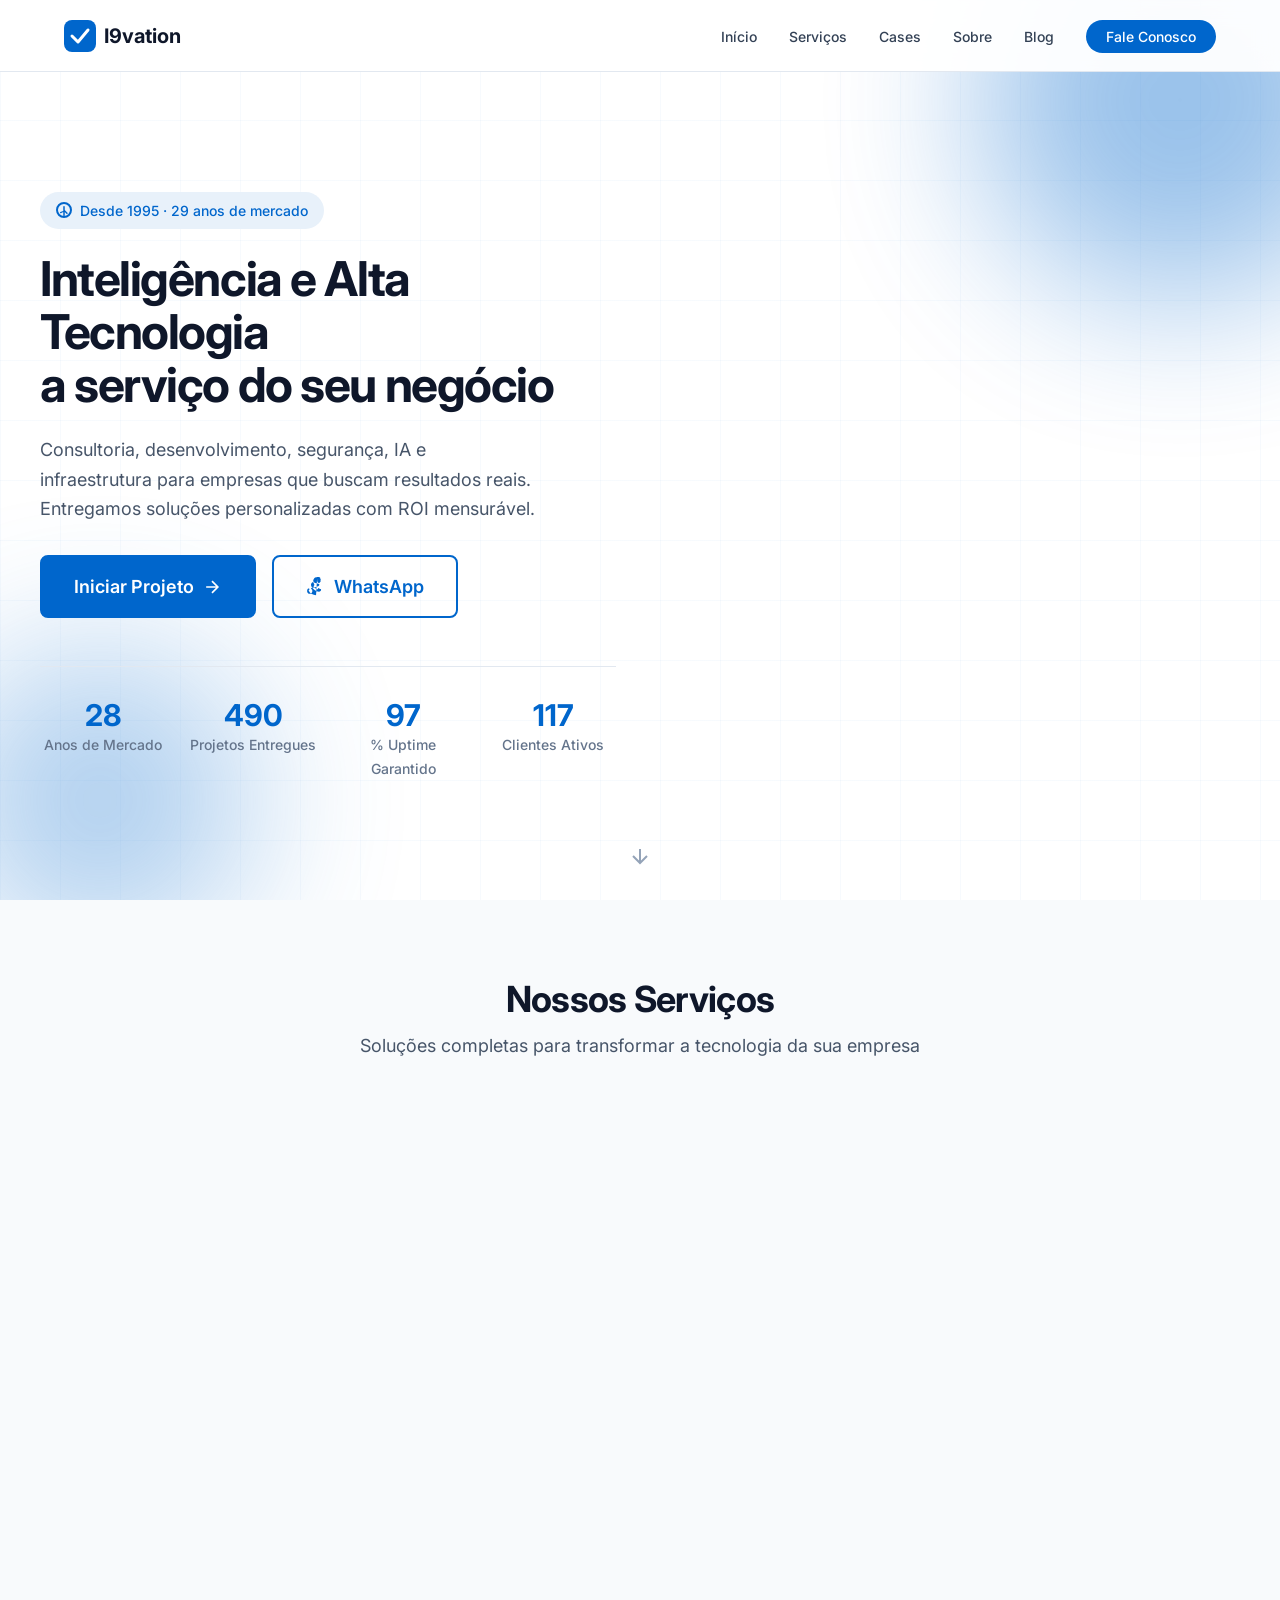
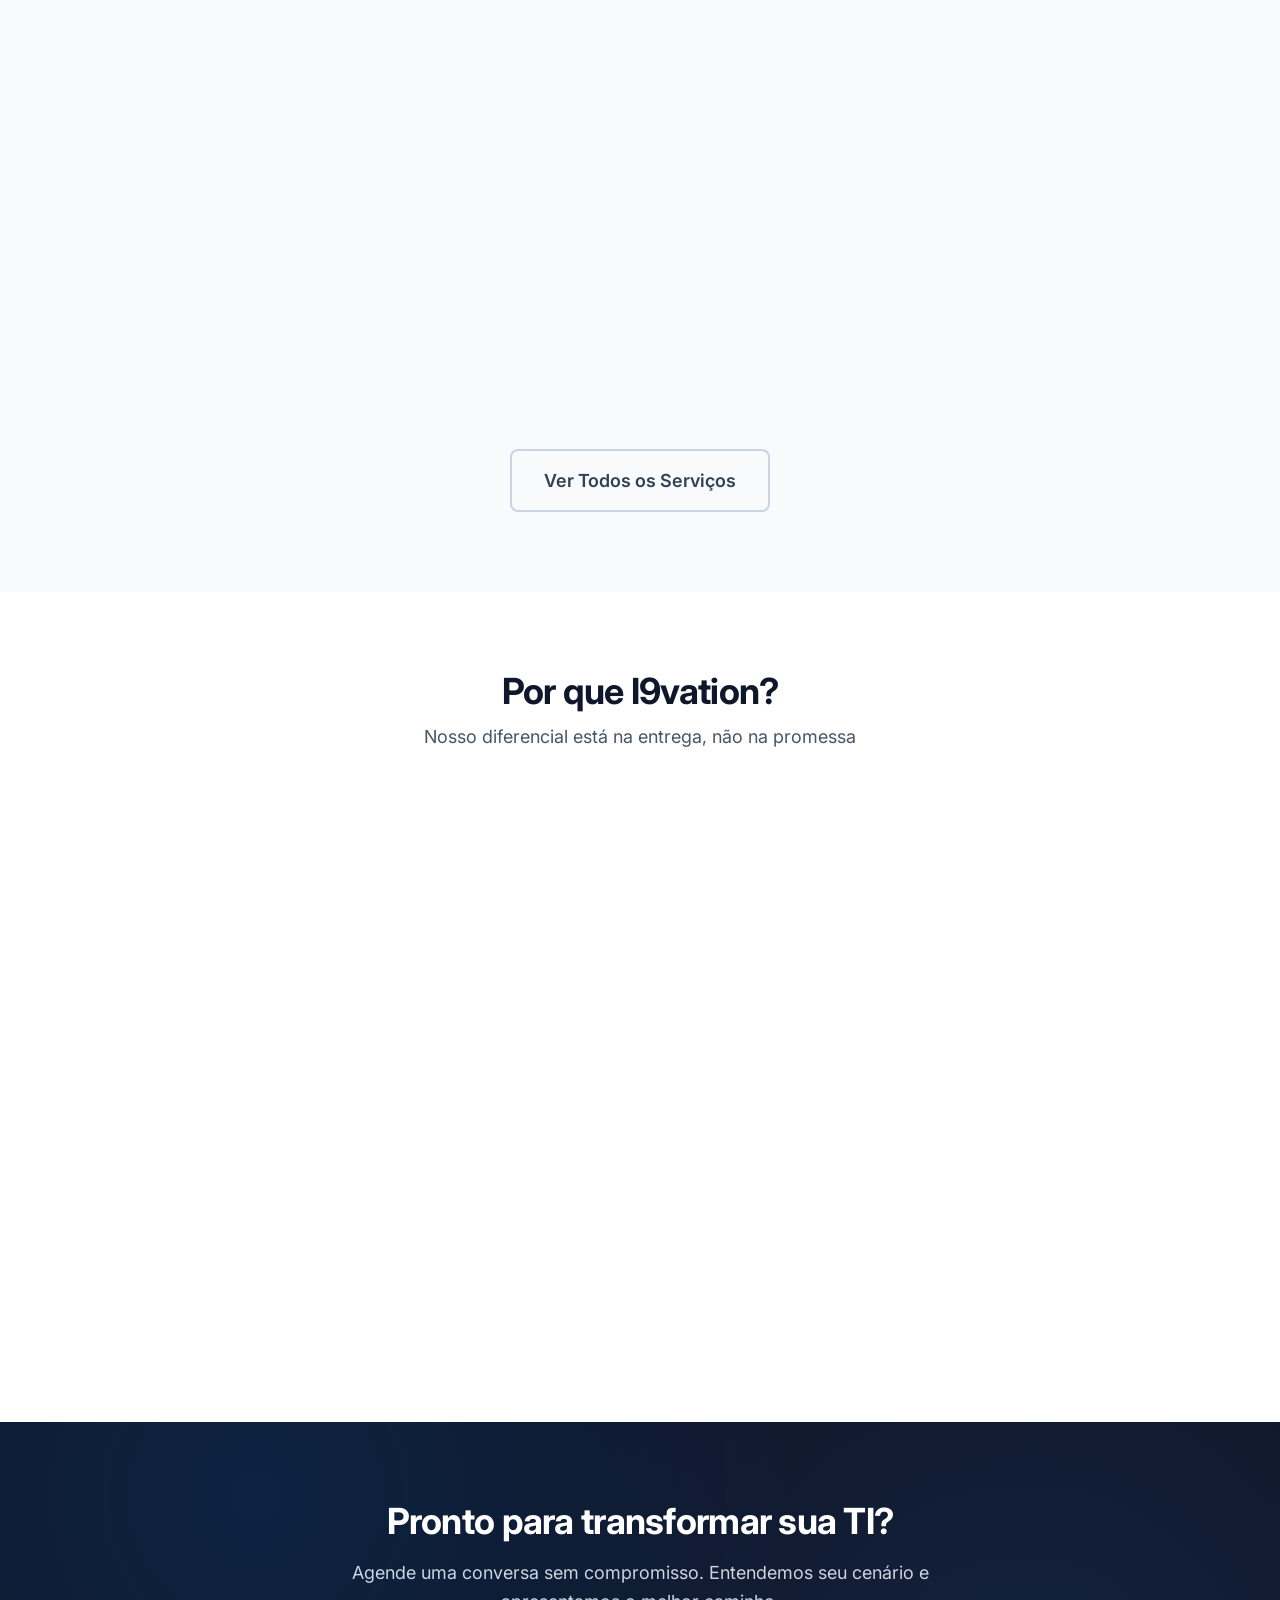
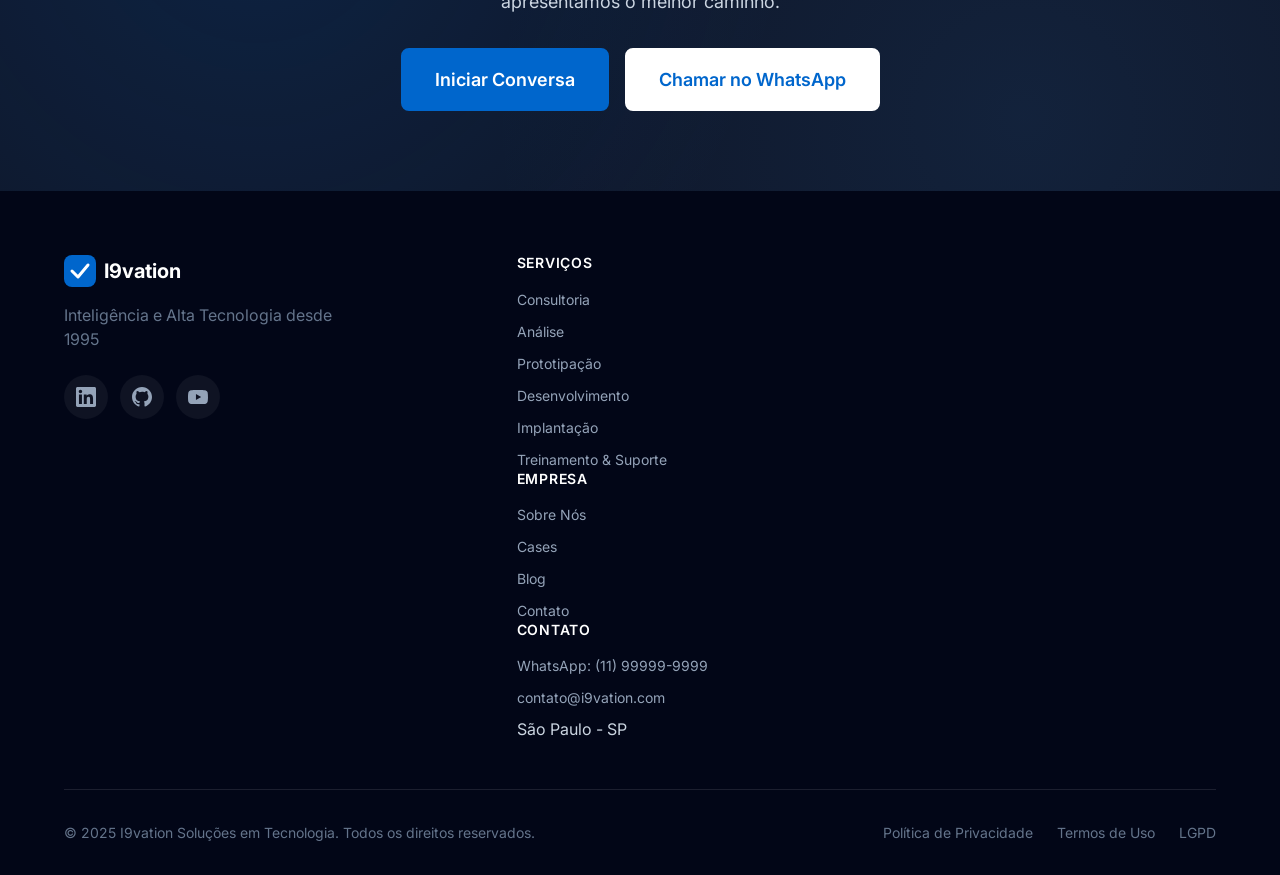
<file: index.html>
<!DOCTYPE html>
<html lang="pt-BR">
<head>
    <meta charset="UTF-8">
    <meta name="viewport" content="width=device-width, initial-scale=1.0">
    <meta name="description" content="I9vation Soluções em Tecnologia - Inteligência e Alta Tecnologia desde 1995. Consultoria, Desenvolvimento, Segurança, IA e Infraestrutura para empresas que buscam resultados.">
    <meta name="theme-color" content="#0066CC">
    <title>I9vation Soluções em Tecnologia | Inteligência e Alta Tecnologia desde 1995</title>
    <link rel="preconnect" href="https://fonts.googleapis.com">
    <link rel="preconnect" href="https://fonts.gstatic.com" crossorigin>
    <link href="https://fonts.googleapis.com/css2?family=Inter:wght@400;500;600;700&display=swap" rel="stylesheet">
    <link rel="stylesheet" href="css/style.css">
    <link rel="icon" type="image/svg+xml" href="images/favicon.svg">
</head>
<body>
    <header class="header" id="header">
        <nav class="nav container" aria-label="Navegação principal">
            <a href="index.html" class="nav__logo" aria-label="I9vation - Página inicial">
                <svg class="nav__logo-icon" viewBox="0 0 32 32" fill="none" aria-hidden="true">
                    <rect width="32" height="32" rx="8" fill="currentColor"/>
                    <path d="M8 16L14 22L24 10" stroke="white" stroke-width="3" stroke-linecap="round" stroke-linejoin="round"/>
                </svg>
                <span class="nav__logo-text">I9vation</span>
            </a>
            <button class="nav__toggle" aria-expanded="false" aria-controls="nav-menu" aria-label="Abrir menu">
                <span class="nav__toggle-icon" aria-hidden="true"></span>
            </button>
            <ul class="nav__menu" id="nav-menu" role="menubar">
                <li role="none"><a href="index.html" class="nav__link" role="menuitem">Início</a></li>
                <li role="none"><a href="servicos/index.html" class="nav__link" role="menuitem">Serviços</a></li>
                <li role="none"><a href="casos.html" class="nav__link" role="menuitem">Cases</a></li>
                <li role="none"><a href="sobre.html" class="nav__link" role="menuitem">Sobre</a></li>
                <li role="none"><a href="blog/index.html" class="nav__link" role="menuitem">Blog</a></li>
                <li role="none"><a href="contato.html" class="nav__link nav__link--cta" role="menuitem">Fale Conosco</a></li>
            </ul>
        </nav>
    </header>

    <main>
        <section class="hero" aria-labelledby="hero-title">
            <div class="hero__background" aria-hidden="true">
                <div class="hero__grid"></div>
                <div class="hero__orb hero__orb--1"></div>
                <div class="hero__orb hero__orb--2"></div>
            </div>
            <div class="container hero__content">
                <div class="hero__text">
                    <span class="hero__badge" aria-label="Desde 1995">
                        <svg class="hero__badge-icon" viewBox="0 0 16 16" fill="currentColor" aria-hidden="true">
                            <path d="M8 16A8 8 0 1 0 8 0a8 8 0 0 0 0 16zm0-14a6 6 0 1 1 0 12 6 6 0 0 1 0-12z"/>
                            <path d="M8 4a.75.75 0 0 1 .75.75v3.19l2.72 2.72a.75.75 0 1 1-1.06 1.06L8.75 10.06V13.5a.75.75 0 0 1-1.5 0v-3.44L5.31 11.06a.75.75 0 1 1-1.06-1.06L7.25 8.94V4.75A.75.75 0 0 1 8 4z"/>
                        </svg>
                        <span>Desde 1995 · 29 anos de mercado</span>
                    </span>
                    <h1 id="hero-title" class="hero__title">
                        Inteligência e Alta Tecnologia<br>a serviço do seu negócio
                    </h1>
                    <p class="hero__subtitle">
                        Consultoria, desenvolvimento, segurança, IA e infraestrutura para empresas que buscam resultados reais. 
                        Entregamos soluções personalizadas com ROI mensurável.
                    </p>
                    <div class="hero__actions">
                        <a href="contato.html" class="btn btn--primary btn--lg">
                            <span>Iniciar Projeto</span>
                            <svg viewBox="0 0 24 24" fill="none" stroke="currentColor" stroke-width="2" aria-hidden="true">
                                <path d="M5 12h14M12 5l7 7-7 7"/>
                            </svg>
                        </a>
                        <a href="https://wa.me/5511999999999" class="btn btn--secondary btn--lg" target="_blank" rel="noopener noreferrer">
                            <svg viewBox="0 0 24 24" fill="currentColor" aria-hidden="true">
                                <path d="M17.472 14.382c-.297-.149-1.758-.867-2.03-.967-.273-.099-.471-.148-.67.15-.197.297-.767.966-.94 1.164-.173.199-.347.223-.644.075-.297-.15-1.255-.466-2.39-1.475-.883-.788-1.48-1.761-1.653-2.059-.173-.297-.018-.454.13-.606.134-.133.298-.347.446-.52.149-.174.198-.298.298-.472.099-.174.05-.369-.025-.52-.075-.148-.669-1.612-.916-2.207-.242-.579-.487-.5-.669-.51-.173-.008-.371-.01-.57-.01-.198 0-.52.074-.792.372-.272.297-1.04 1.016-1.04 2.479 0 1.462 1.065 2.875 1.213 3.074.149.198 2.096 3.2 5.077 4.487.709.306 1.262.489 1.694.625.712.227 1.36.195 1.871.118.571-.085 1.758-.719 2.006-1.413.248-.694.248-1.289.173-1.413-.074-.124-.272-.198-.57-.347m-5.421 7.403h-.004a9.87 9.87 0 0 1-5.031-1.378 9.86 9.86 0 0 1-.473-.288 9.9 9.9 0 0 1-2.487-2.567 9.79 9.79 0 0 1-.297-.531l-.358-.472a.79.79 0 0 1-.004-.927l.496-.338c.198-.149.32-.452.297-.777-.007-.197-.099-.371-.273-.545-.173-.173-.472-.297-.847-.297-.272 0-.545.1-.746.323-.372.372-1.007 1.303-.98 3.05.027 1.719 1.36 3.141 3.032 3.141.946 0 1.791-.408 2.376-1.12.586-.713.883-1.516.883-2.346 0-.812-.32-1.558-.916-2.108-.148-.124-.27-.199-.446-.273a.77.77 0 0 1-.272-.694c0-.323.198-.52.47-.596.273-.08 1.806-.47 3.503-.794.688-.127 1.334-.244 1.934-.347.586-.104 1.208-.26 1.732-.442.626-.216 1.123-.462 1.525-.788.373-.3.654-.643.793-1.017.123-.328.074-.655-.124-.883-.198-.227-.618-.634-.967-.807-.348-.174-1.26-.371-2.223-.545-2.097-.373-3.988-.808-3.988-2.879 0-.868.32-1.719.94-2.42.62-.7.1894-1.28 2.79-1.72 1.76-.4.355-.72.768-.946 1.17-.223.4-.372.937-.372 1.558 0 .62.15 1.213.423 1.732.273.52.64 1.017 1.089 1.49.472.473.992.822 1.568 1.02.59.198 1.228.297 1.87.297.713 0 1.425-.273 2.04-.873.669-.6.98-1.26 1.08-1.82.099-.52.074-1.017-.173-1.515-.248-.497-.768-1.02-1.465-1.293-.423-.174-.846-.297-1.293-.372-.472-.075-1.07-.223-1.517-.297-.423-.075-.872-.1-.1322-.124Z"/>
                            </svg>
                            <span>WhatsApp</span>
                        </a>
                    </div>
                    <div class="hero__stats" aria-label="Estatísticas da empresa">
                        <div class="hero__stat">
                            <span class="hero__stat-number" data-count="29">0</span>
                            <span class="hero__stat-label">Anos de Mercado</span>
                        </div>
                        <div class="hero__stat">
                            <span class="hero__stat-number" data-count="500">0</span>
                            <span class="hero__stat-label">Projetos Entregues</span>
                        </div>
                        <div class="hero__stat">
                            <span class="hero__stat-number" data-count="99">0</span>
                            <span class="hero__stat-label">% Uptime Garantido</span>
                        </div>
                        <div class="hero__stat">
                            <span class="hero__stat-number" data-count="120">0</span>
                            <span class="hero__stat-label">Clientes Ativos</span>
                        </div>
                    </div>
                </div>
                <div class="hero__visual" aria-hidden="true">
                    <div class="hero__card hero__card--1">
                        <div class="hero__card-icon">
                            <svg viewBox="0 0 24 24" fill="none" stroke="currentColor" stroke-width="2"><path d="M21 16V8a2 2 0 0 0-1-1.73l-7-4a2 2 0 0 0-2 0l-7 4A2 2 0 0 0 3 8v8a2 2 0 0 0 1 1.73l7 4a2 2 0 0 0 2 0l7-4A2 2 0 0 0 21 16z"/><polyline points="3.27 6.96 12 12.01 20.73 6.96"/><line x1="12" y1="22.08" x2="12" y2="12"/></svg>
                        </div>
                        <h3>ERP & CRM</h3>
                        <p>Implantação e customização</p>
                    </div>
                    <div class="hero__card hero__card--2">
                        <div class="hero__card-icon">
                            <svg viewBox="0 0 24 24" fill="none" stroke="currentColor" stroke-width="2"><rect x="2" y="2" width="20" height="20" rx="2"/><line x1="12" y1="22" x2="12" y2="18"/><polyline points="22 18 12 22 2 18"/><line x1="2" y1="10" x2="22" y2="10"/></svg>
                        </div>
                        <h3>Segurança</h3>
                        <p>IDS/IPS, Firewall, LGPD</p>
                    </div>
                    <div class="hero__card hero__card--3">
                        <div class="hero__card-icon">
                            <svg viewBox="0 0 24 24" fill="none" stroke="currentColor" stroke-width="2"><path d="M12 2a10 10 0 1 0 10 10A10 10 0 0 0 12 2z"/><path d="M12 6v6l4 2"/></svg>
                        </div>
                        <h3>Inteligência Artificial</h3>
                        <p>Análise preditiva, automação</p>
                    </div>
                    <div class="hero__card hero__card--4">
                        <div class="hero__card-icon">
                            <svg viewBox="0 0 24 24" fill="none" stroke="currentColor" stroke-width="2"><rect x="1" y="4" width="22" height="16" rx="2"/><line x1="1" y1="10" x2="23" y2="10"/></svg>
                        </div>
                        <h3>Infraestrutura</h3>
                        <p>Linux/Windows, Cloud, VOIP</p>
                    </div>
                </div>
            </div>
            <div class="hero__scroll" aria-hidden="true">
                <svg viewBox="0 0 24 24" fill="none" stroke="currentColor" stroke-width="2"><path d="M12 5v14M19 12l-7 7-7-7"/></svg>
            </div>
        </section>

        <section class="services" aria-labelledby="services-title">
            <div class="container">
                <header class="section-header">
                    <h2 id="services-title" class="section-title">Nossos Serviços</h2>
                    <p class="section-subtitle">Soluções completas para transformar a tecnologia da sua empresa</p>
                </header>
                <div class="services__grid">
                    <article class="service-card">
                        <div class="service-card__icon" aria-hidden="true">
                            <svg viewBox="0 0 24 24" fill="none" stroke="currentColor" stroke-width="2"><path d="M21 16V8a2 2 0 0 0-1-1.73l-7-4a2 2 0 0 0-2 0l-7 4A2 2 0 0 0 3 8v8a2 2 0 0 0 1 1.73l7 4a2 2 0 0 0 2 0l7-4A2 2 0 0 0 21 16z"/><polyline points="3.27 6.96 12 12.01 20.73 6.96"/><line x1="12" y1="22.08" x2="12" y2="12"/></svg>
                        </div>
                        <h3 class="service-card__title">Consultoria Especializada</h3>
                        <p class="service-card__desc">ERP, CRM, SCM, Linux/Unix, Windows Server, Firewall, Redes, VOIP, IDS/IPS, Inteligência Artificial</p>
                        <ul class="service-card__features">
                            <li>Soluções com IA integrada</li>
                            <li>Proteção avançada IDS/IPS</li>
                            <li>Infraestrutura high-performance</li>
                        </ul>
                        <a href="servicos/index.html#consultoria" class="service-card__link">Ver detalhes <svg viewBox="0 0 24 24" fill="none" stroke="currentColor" stroke-width="2"><path d="M5 12h14M12 5l7 7-7 7"/></svg></a>
                    </article>
                    <article class="service-card">
                        <div class="service-card__icon" aria-hidden="true">
                            <svg viewBox="0 0 24 24" fill="none" stroke="currentColor" stroke-width="2"><rect x="2" y="3" width="20" height="14" rx="2"/><path d="M8 21h8M12 17v4"/></svg>
                        </div>
                        <h3 class="service-card__title">Análise Estratégica</h3>
                        <p class="service-card__desc">Diagnóstico completo, mapeamento de processos, análise de performance, avaliação de segurança, ROI e viabilidade</p>
                        <ul class="service-card__features">
                            <li>Análise preditiva com IA</li>
                            <li>Identificação de riscos antecipada</li>
                            <li>Plano de ação executivo</li>
                        </ul>
                        <a href="servicos/index.html#analise" class="service-card__link">Ver detalhes <svg viewBox="0 0 24 24" fill="none" stroke="currentColor" stroke-width="2"><path d="M5 12h14M12 5l7 7-7 7"/></svg></a>
                    </article>
                    <article class="service-card">
                        <div class="service-card__icon" aria-hidden="true">
                            <svg viewBox="0 0 24 24" fill="none" stroke="currentColor" stroke-width="2"><path d="M12 22s8-4 8-10V5l-8-3-8 3v7c0 6 8 10 8 10z"/></svg>
                        </div>
                        <h3 class="service-card__title">Prototipação</h3>
                        <p class="service-card__desc">Produção de protótipos para visão real do planejamento, desenvolvimento e concretização de projetos</p>
                        <ul class="service-card__features">
                            <li>Validação antes do desenvolvimento</li>
                            <li>Redução de retrabalho</li>
                            <li>Alinhamento de expectativas</li>
                        </ul>
                        <a href="servicos/index.html#prototipacao" class="service-card__link">Ver detalhes <svg viewBox="0 0 24 24" fill="none" stroke="currentColor" stroke-width="2"><path d="M5 12h14M12 5l7 7-7 7"/></svg></a>
                    </article>
                    <article class="service-card">
                        <div class="service-card__icon" aria-hidden="true">
                            <svg viewBox="0 0 24 24" fill="none" stroke="currentColor" stroke-width="2"><polyline points="16 18 22 12 16 6"/><polyline points="8 18 2 12 8 6"/></svg>
                        </div>
                        <h3 class="service-card__title">Desenvolvimento</h3>
                        <p class="service-card__desc">Processo acompanhado por especialistas para segurança, robustez e confiabilidade nos produtos finais</p>
                        <ul class="service-card__features">
                            <li>Code review contínuo</li>
                            <li>Testes automatizados</li>
                            <li>CI/CD integrado</li>
                        </ul>
                        <a href="servicos/index.html#desenvolvimento" class="service-card__link">Ver detalhes <svg viewBox="0 0 24 24" fill="none" stroke="currentColor" stroke-width="2"><path d="M5 12h14M12 5l7 7-7 7"/></svg></a>
                    </article>
                    <article class="service-card">
                        <div class="service-card__icon" aria-hidden="true">
                            <svg viewBox="0 0 24 24" fill="none" stroke="currentColor" stroke-width="2"><path d="M22 11.08V12a10 10 0 1 1-5.93-9.14"/><polyline points="22 4 12 14.01 9 11.01"/></svg>
                        </div>
                        <h3 class="service-card__title">Implantação</h3>
                        <p class="service-card__desc">Executada por especialistas visando diminuição de riscos e transição suave para o novo ambiente</p>
                        <ul class="service-card__features">
                            <li>Plano de rollback</li>
                            <li>Migração em etapas</li>
                            <li>Validação pós-implantação</li>
                        </ul>
                        <a href="servicos/index.html#implantacao" class="service-card__link">Ver detalhes <svg viewBox="0 0 24 24" fill="none" stroke="currentColor" stroke-width="2"><path d="M5 12h14M12 5l7 7-7 7"/></svg></a>
                    </article>
                    <article class="service-card">
                        <div class="service-card__icon" aria-hidden="true">
                            <svg viewBox="0 0 24 24" fill="none" stroke="currentColor" stroke-width="2"><path d="M17 21v-2a4 4 0 0 0-4-4H5a4 4 0 0 0-4 4v2"/><circle cx="9" cy="7" r="4"/><path d="M23 21v-2a4 4 0 0 0-3-3.87"/><path d="M16 3.13a4 4 0 0 1 0 7.75"/></svg>
                        </div>
                        <h3 class="service-card__title">Treinamento & Suporte</h3>
                        <p class="service-card__desc">Treinamento completo pós-implantação + suporte reativo e proativo com patamares aceitáveis de SLA</p>
                        <ul class="service-card__features">
                            <li>Suporte 24/7 disponível</li>
                            <li>Monitoramento proativo</li>
                            <li>Base de conhecimento</li>
                        </ul>
                        <a href="servicos/index.html#suporte" class="service-card__link">Ver detalhes <svg viewBox="0 0 24 24" fill="none" stroke="currentColor" stroke-width="2"><path d="M5 12h14M12 5l7 7-7 7"/></svg></a>
                    </article>
                </div>
                <div class="services__cta">
                    <a href="servicos/index.html" class="btn btn--outline btn--lg">Ver Todos os Serviços</a>
                </div>
            </div>
        </section>

        <section class="diferenciais" aria-labelledby="diferenciais-title">
            <div class="container">
                <header class="section-header">
                    <h2 id="diferenciais-title" class="section-title">Por que I9vation?</h2>
                    <p class="section-subtitle">Nosso diferencial está na entrega, não na promessa</p>
                </header>
                <div class="diferenciais__grid">
                    <article class="diferencial">
                        <div class="diferencial__icon" aria-hidden="true">
                            <svg viewBox="0 0 24 24" fill="none" stroke="currentColor" stroke-width="2"><path d="M12 22s8-4 8-10V5l-8-3-8 3v7c0 6 8 10 8 10z"/></svg>
                        </div>
                        <h3>IA Embutida</h3>
                        <p>Análise preditiva e automação inteligente em todos os projetos, não como adicional</p>
                    </article>
                    <article class="diferencial">
                        <div class="diferencial__icon" aria-hidden="true">
                            <svg viewBox="0 0 24 24" fill="none" stroke="currentColor" stroke-width="2"><path d="M12 22s8-4 8-10V5l-8-3-8 3v7c0 6 8 10 8 10z"/><path d="M9 12l2 2 4-4"/></svg>
                        </div>
                        <h3>Segurança Nativa</h3>
                        <p>IDS/IPS, firewall, conformidade LGPD e hardening desde a arquitetura</p>
                    </article>
                    <article class="diferencial">
                        <div class="diferencial__icon" aria-hidden="true">
                            <svg viewBox="0 0 24 24" fill="none" stroke="currentColor" stroke-width="2"><polyline points="23 4 23 10 17 10"/><path d="M20.49 15a9 9 0 1 1-2.12-9.36L23 10"/></svg>
                        </div>
                        <h3>29 Anos de Expertise</h3>
                        <p>Fundada em 1995, experiência profunda em TI e Telecomunicações corporativas</p>
                    </article>
                    <article class="diferencial">
                        <div class="diferencial__icon" aria-hidden="true">
                            <svg viewBox="0 0 24 24" fill="none" stroke="currentColor" stroke-width="2"><path d="M21 12.79A9 9 0 1 1 14.21 3 3 3 0 0 0 17 12H7a9 9 0 0 0-1 10"/></svg>
                        </div>
                        <h3>Parcerias Globais</h3>
                        <p>Alianças estratégicas com fornecedores líderes mundiais de tecnologia</p>
                    </article>
                    <article class="diferencial">
                        <div class="diferencial__icon" aria-hidden="true">
                            <svg viewBox="0 0 24 24" fill="none" stroke="currentColor" stroke-width="2"><path d="M17 21v-2a4 4 0 0 0-4-4H5a4 4 0 0 0-4 4v2"/><circle cx="9" cy="7" r="4"/><path d="M23 21v-2a4 4 0 0 0-3-3.87"/><path d="M16 3.13a4 4 0 0 1 0 7.75"/></svg>
                        </div>
                        <h3>Equipe Especializada</h3>
                        <p>Certificações em cloud, segurança, redes, desenvolvimento e gestão de projetos</p>
                    </article>
                    <article class="diferencial">
                        <div class="diferencial__icon" aria-hidden="true">
                            <svg viewBox="0 0 24 24" fill="none" stroke="currentColor" stroke-width="2"><line x1="18" y1="20" x2="18" y2="10"/><line x1="12" y1="20" x2="12" y2="4"/><line x1="6" y1="20" x2="6" y2="14"/></svg>
                        </div>
                        <h3>ROI Mensurável</h3>
                        <p>Métricas claras de redução de custos, aumento de uptime e produtividade</p>
                    </article>
                </div>
            </div>
        </section>

        <section class="cta" aria-labelledby="cta-title">
            <div class="container">
                <div class="cta__content">
                    <h2 id="cta-title" class="cta__title">Pronto para transformar sua TI?</h2>
                    <p class="cta__text">Agende uma conversa sem compromisso. Entendemos seu cenário e apresentamos o melhor caminho.</p>
                    <div class="cta__actions">
                        <a href="contato.html" class="btn btn--primary btn--lg">Iniciar Conversa</a>
                        <a href="https://wa.me/5511999999999" class="btn btn--white btn--lg" target="_blank" rel="noopener noreferrer">Chamar no WhatsApp</a>
                    </div>
                </div>
            </div>
        </section>
    </main>

    <footer class="footer" role="contentinfo">
        <div class="container">
            <div class="footer__grid">
                <div class="footer__brand">
                    <a href="index.html" class="footer__logo" aria-label="I9vation - Página inicial">
                        <svg class="footer__logo-icon" viewBox="0 0 32 32" fill="none" aria-hidden="true">
                            <rect width="32" height="32" rx="8" fill="currentColor"/>
                            <path d="M8 16L14 22L24 10" stroke="white" stroke-width="3" stroke-linecap="round" stroke-linejoin="round"/>
                        </svg>
                        <span class="footer__logo-text">I9vation</span>
                    </a>
                    <p class="footer__tagline">Inteligência e Alta Tecnologia desde 1995</p>
                    <div class="footer__social" aria-label="Redes sociais">
                        <a href="https://linkedin.com/company/i9vation" class="footer__social-link" target="_blank" rel="noopener noreferrer" aria-label="LinkedIn">
                            <svg viewBox="0 0 24 24" fill="currentColor"><path d="M20.447 20.452h-3.554v-5.569c0-1.328-.027-3.037-1.852-3.037-1.853 0-2.136 1.445-2.136 2.939v5.667H9.351V9h3.414v1.561h.046c.477-.9 1.637-1.85 3.37-1.85 3.601 0 4.267 2.37 4.267 5.455v6.286zM5.337 7.433c-1.144 0-2.063-.926-2.063-2.065 0-1.138.92-2.063 2.063-2.063 1.14 0 2.064.925 2.064 2.063 0 1.139-.925 2.065-2.064 2.065zm1.782 13.019H3.555V9h3.564v11.452zM22.225 0H1.771C.792 0 0 .774 0 1.729v20.542C0 23.227.792 24 1.771 24h20.451C23.2 24 24 23.227 24 22.271V1.729C24 .774 23.2 0 22.222 0h.003z"/></svg>
                        </a>
                        <a href="https://github.com/i9vation" class="footer__social-link" target="_blank" rel="noopener noreferrer" aria-label="GitHub">
                            <svg viewBox="0 0 24 24" fill="currentColor"><path d="M12 0C5.374 0 0 5.373 0 12c0 5.302 3.438 9.8 8.207 11.387.599.111.793-.261.793-.577v-2.234c-3.338.726-4.033-1.416-4.033-1.416-.546-1.387-1.333-1.756-1.333-1.756-1.089-.745.083-.729.083-.729 1.205.084 1.839 1.237 1.839 1.237 1.07 1.834 2.807 1.304 3.492.997.107-.775.418-1.305.762-1.604-2.665-.305-5.467-1.334-5.467-5.931 0-1.311.469-2.381 1.236-3.221-.124-.303-.535-1.524.117-3.176 0 0 1.008-.322 3.301 1.23A11.509 11.509 0 0112 5.803c1.02.005 2.047.138 3.006.404 2.291-1.552 3.297-1.23 3.297-1.23.653 1.653.242 2.874.118 3.176.77.84 1.235 1.911 1.235 3.221 0 4.609-2.807 5.624-5.479 5.921.43.372.823 1.102.823 2.222v3.293c0 .319.192.694.801.576C20.566 21.797 24 17.3 24 12c0-6.627-5.373-12-12-12z"/></svg>
                        </a>
                        <a href="https://youtube.com/@i9vation" class="footer__social-link" target="_blank" rel="noopener noreferrer" aria-label="YouTube">
                            <svg viewBox="0 0 24 24" fill="currentColor"><path d="M23.498 6.186a3.016 3.016 0 0 0-2.122-2.136C19.505 3.545 12 3.545 12 3.545s-7.505 0-9.377.505A3.017 3.017 0 0 0 .502 6.186C0 8.07 0 12 0 12s0 3.93.502 5.814a3.016 3.016 0 0 0 2.122 2.136c1.871.505 9.376.505 9.376.505s7.505 0 9.377-.505a3.015 3.015 0 0 0 2.122-2.136C24 15.93 24 12 24 12s0-3.93-.502-5.814zM9.545 15.568V8.432L15.818 12l-6.273 3.568z"/></svg>
                        </a>
                    </div>
                </div>
                <nav class="footer__nav" aria-label="Navegação do rodapé">
                    <div class="footer__nav-col">
                        <h4>Serviços</h4>
                        <ul>
                            <li><a href="servicos/index.html#consultoria">Consultoria</a></li>
                            <li><a href="servicos/index.html#analise">Análise</a></li>
                            <li><a href="servicos/index.html#prototipacao">Prototipação</a></li>
                            <li><a href="servicos/index.html#desenvolvimento">Desenvolvimento</a></li>
                            <li><a href="servicos/index.html#implantacao">Implantação</a></li>
                            <li><a href="servicos/index.html#suporte">Treinamento & Suporte</a></li>
                        </ul>
                    </div>
                    <div class="footer__nav-col">
                        <h4>Empresa</h4>
                        <ul>
                            <li><a href="sobre.html">Sobre Nós</a></li>
                            <li><a href="casos.html">Cases</a></li>
                            <li><a href="blog/index.html">Blog</a></li>
                            <li><a href="contato.html">Contato</a></li>
                        </ul>
                    </div>
                    <div class="footer__nav-col">
                        <h4>Contato</h4>
                        <ul>
                            <li><a href="https://wa.me/5511999999999" target="_blank" rel="noopener noreferrer">WhatsApp: (11) 99999-9999</a></li>
                            <li><a href="mailto:contato@i9vation.com">contato@i9vation.com</a></li>
                            <li>São Paulo - SP</li>
                        </ul>
                    </div>
                </nav>
            </div>
            <div class="footer__bottom">
                <p>&copy; 2025 I9vation Soluções em Tecnologia. Todos os direitos reservados.</p>
                <div class="footer__legal">
                    <a href="/politica-privacidade.html">Política de Privacidade</a>
                    <a href="/termos-uso.html">Termos de Uso</a>
                    <a href="/lgpd.html">LGPD</a>
                </div>
            </div>
        </div>
    </footer>

    <script src="js/main.js"></script>
</body>
</html>
</file>
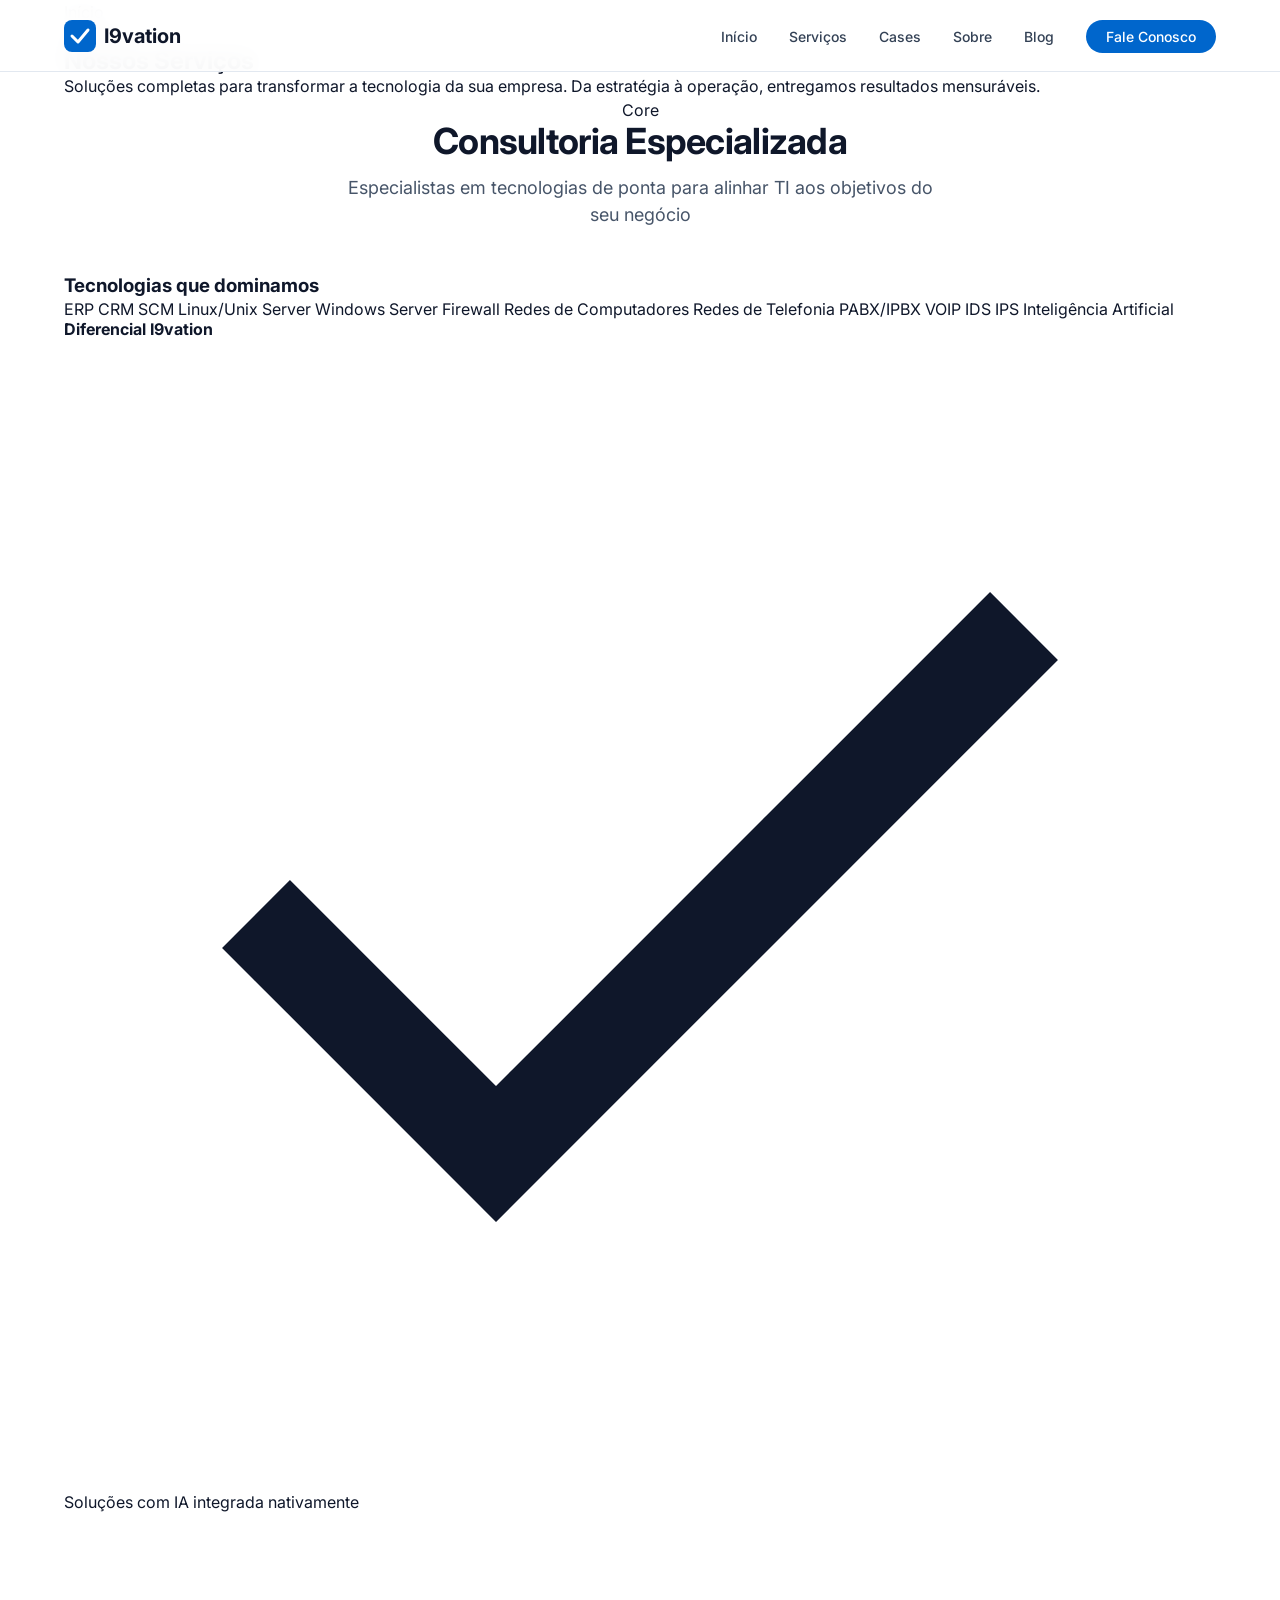
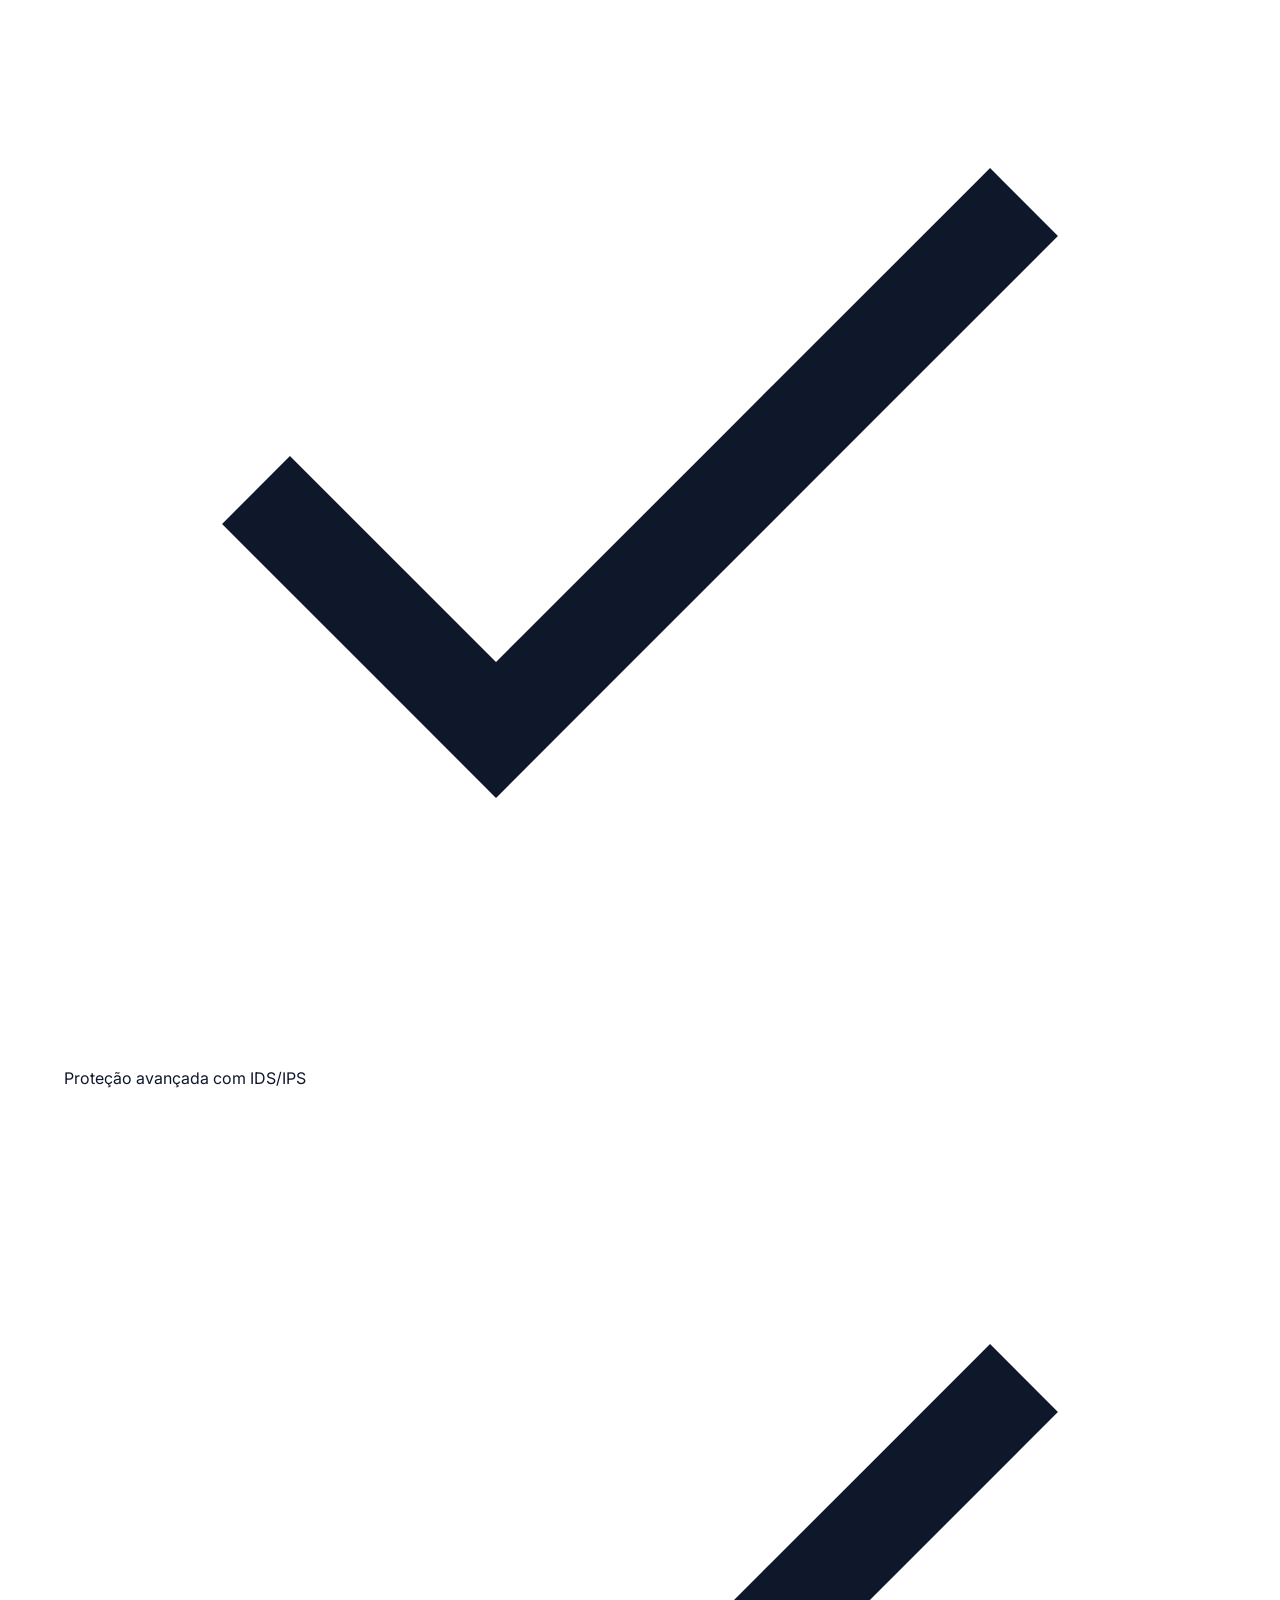
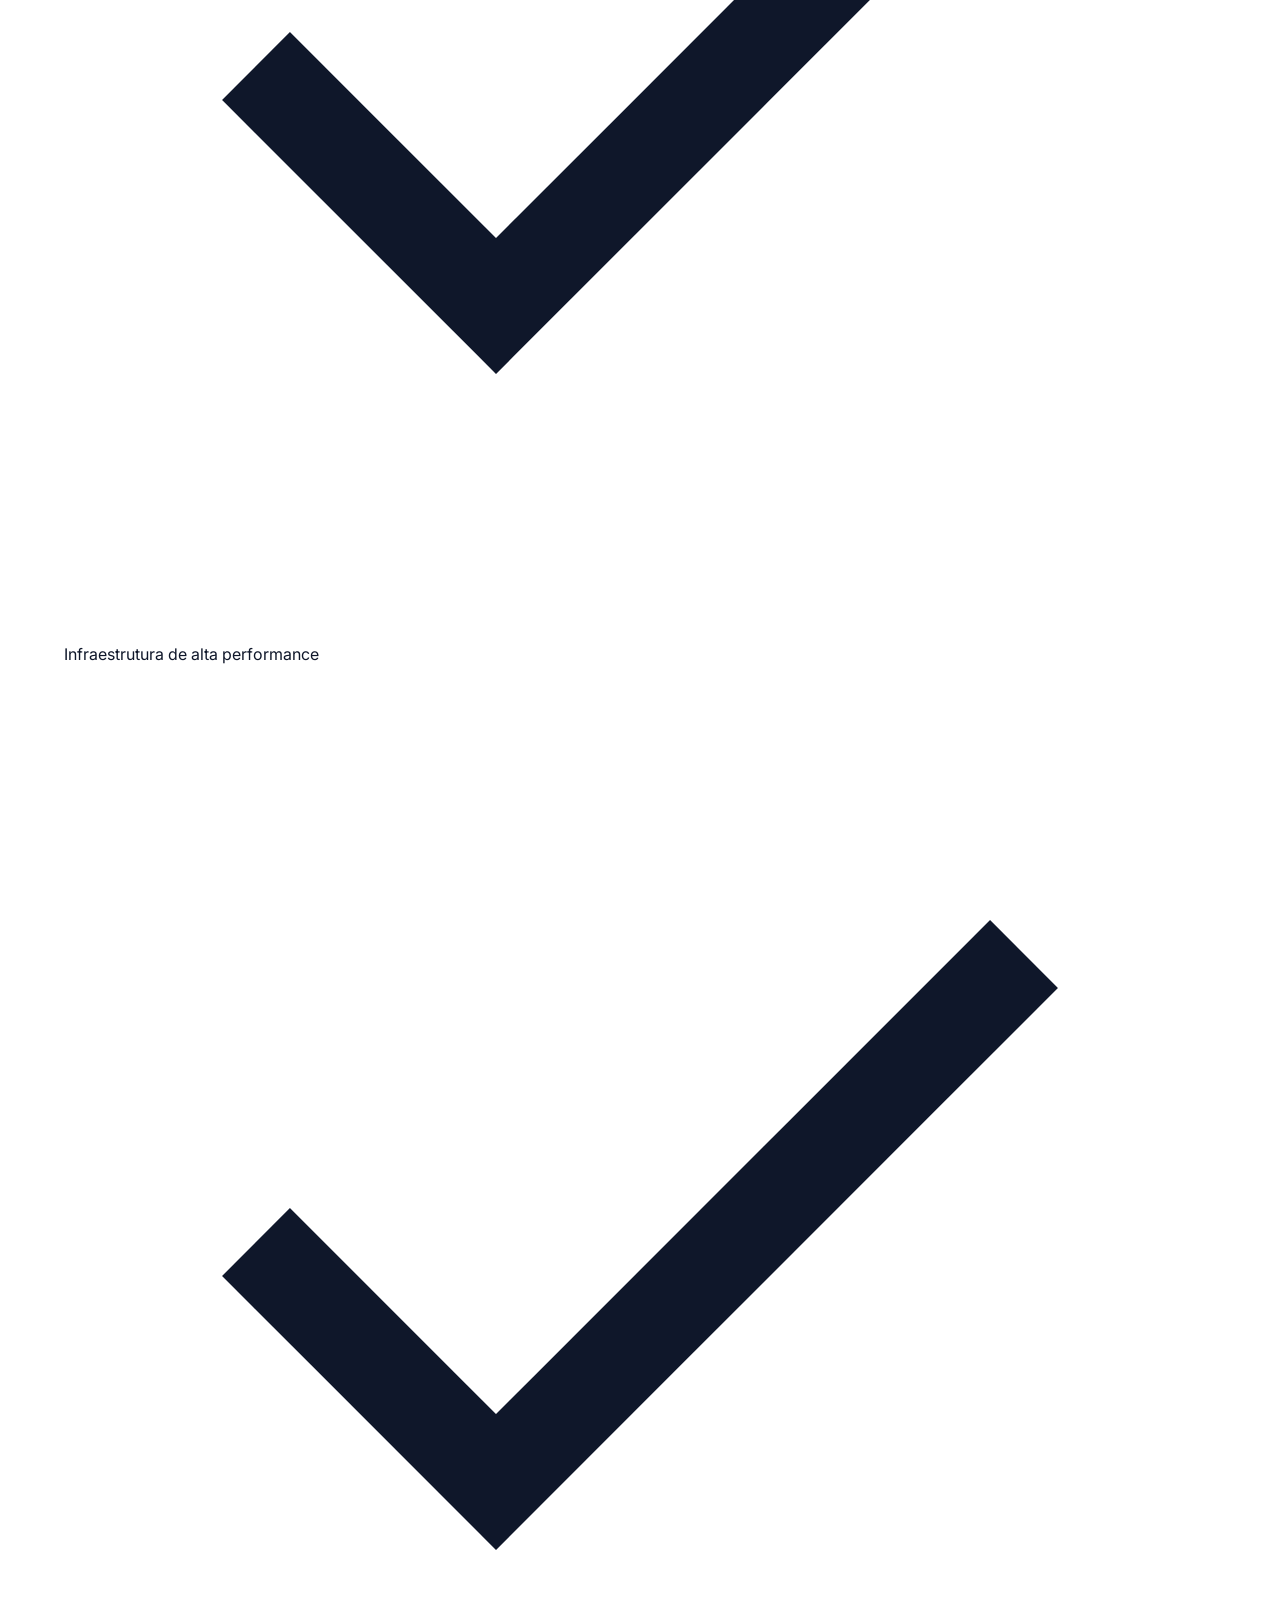
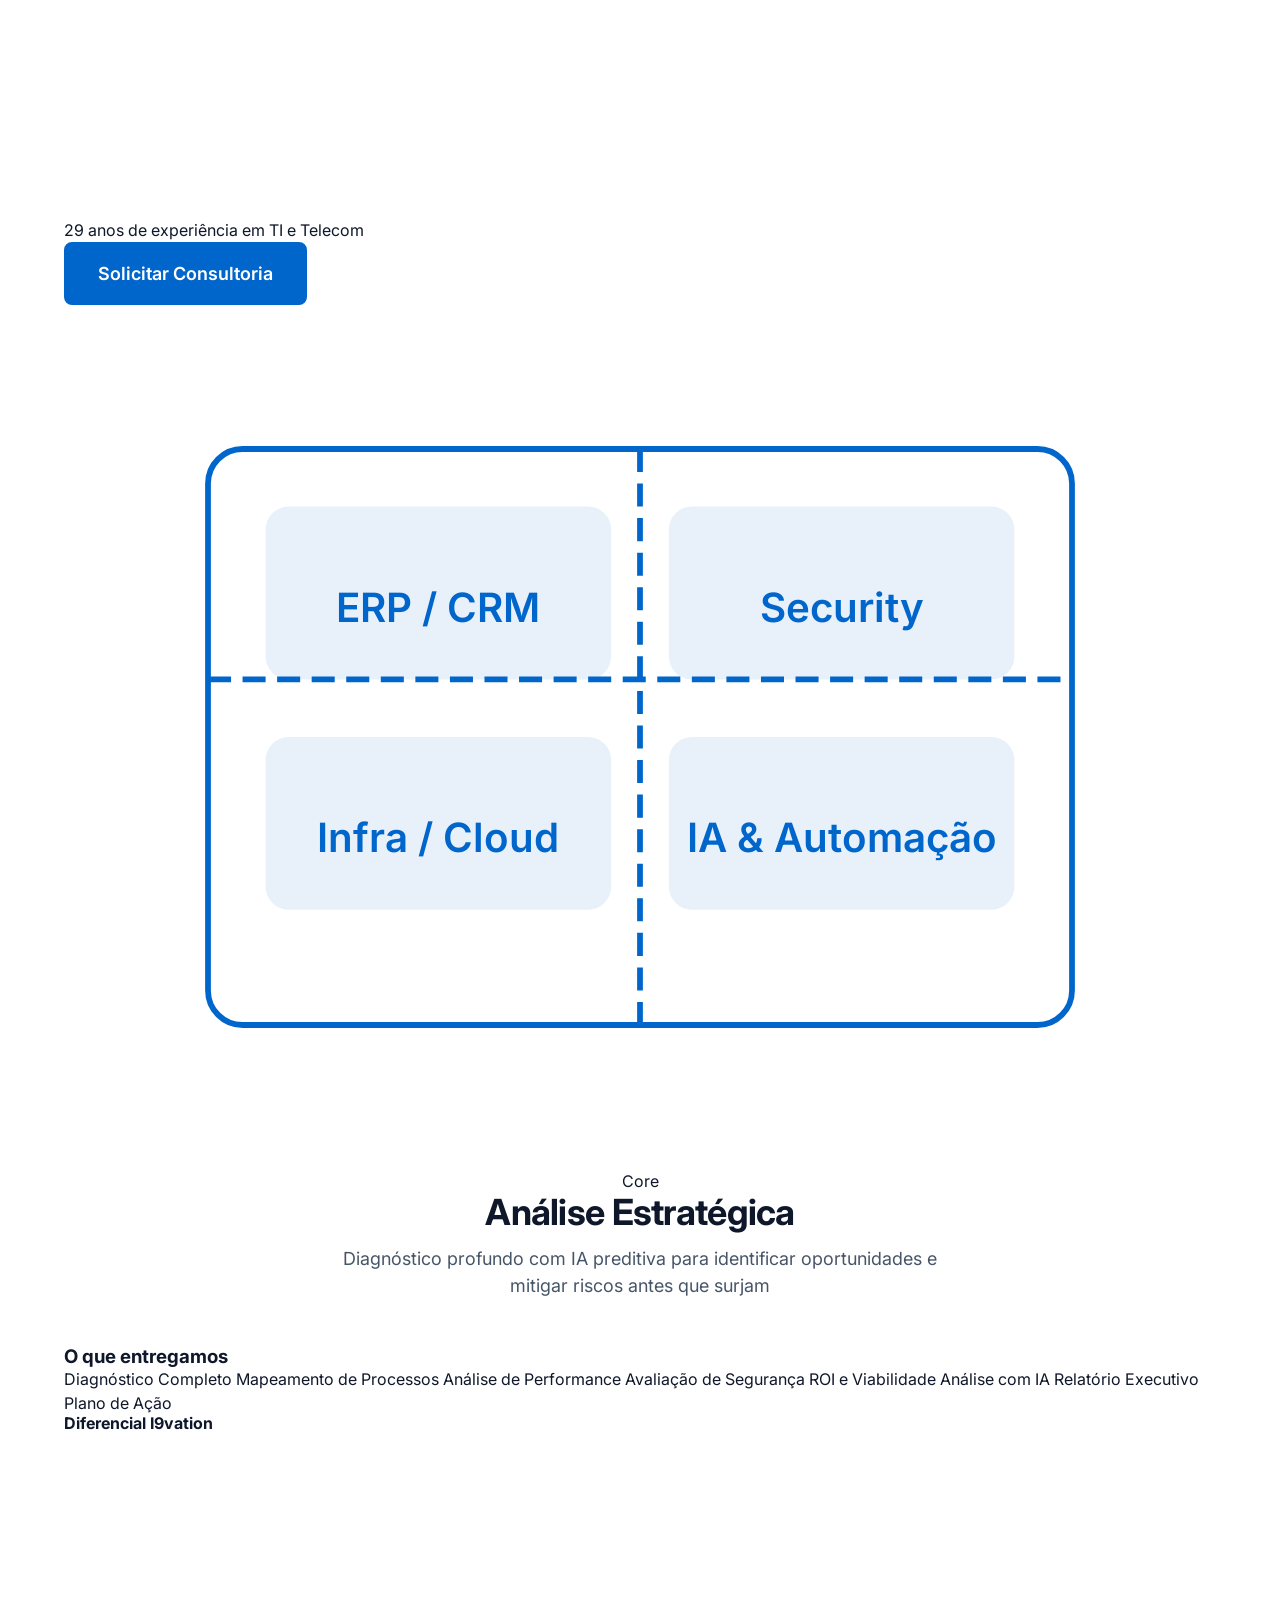
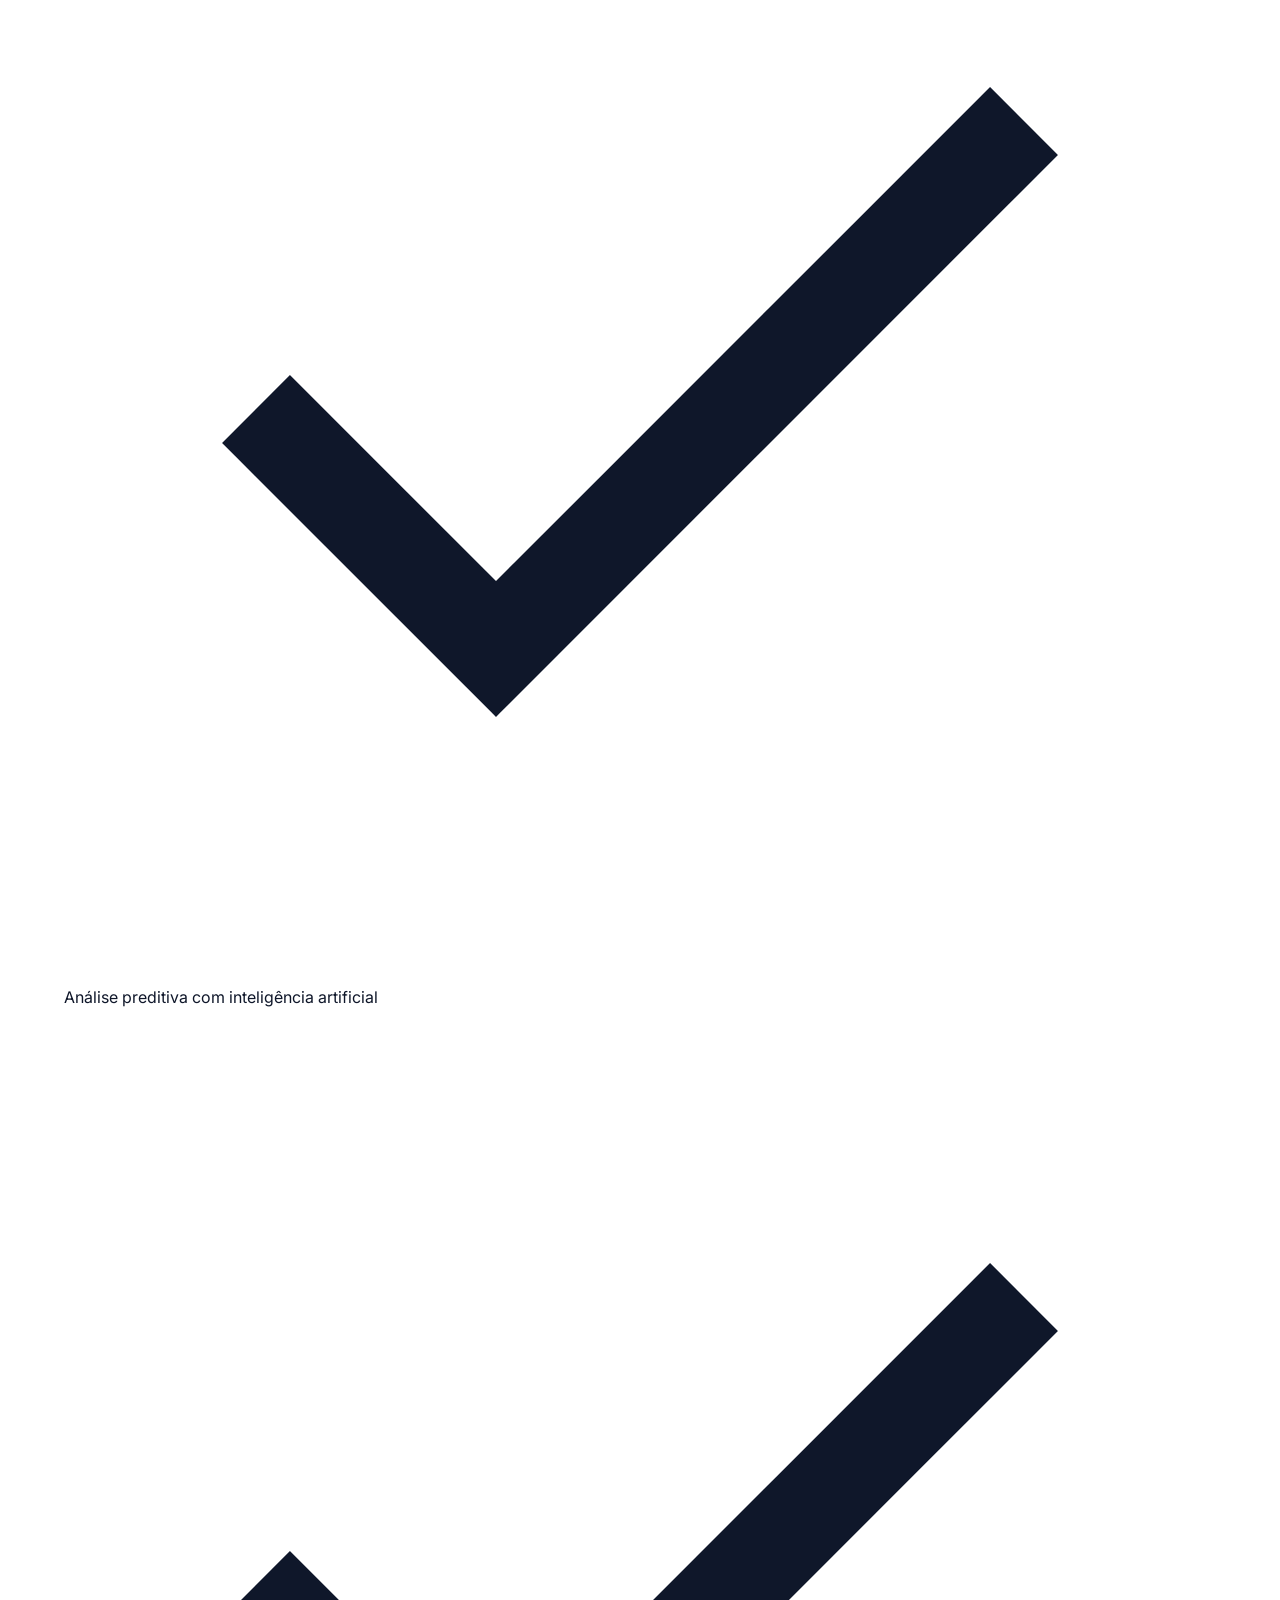
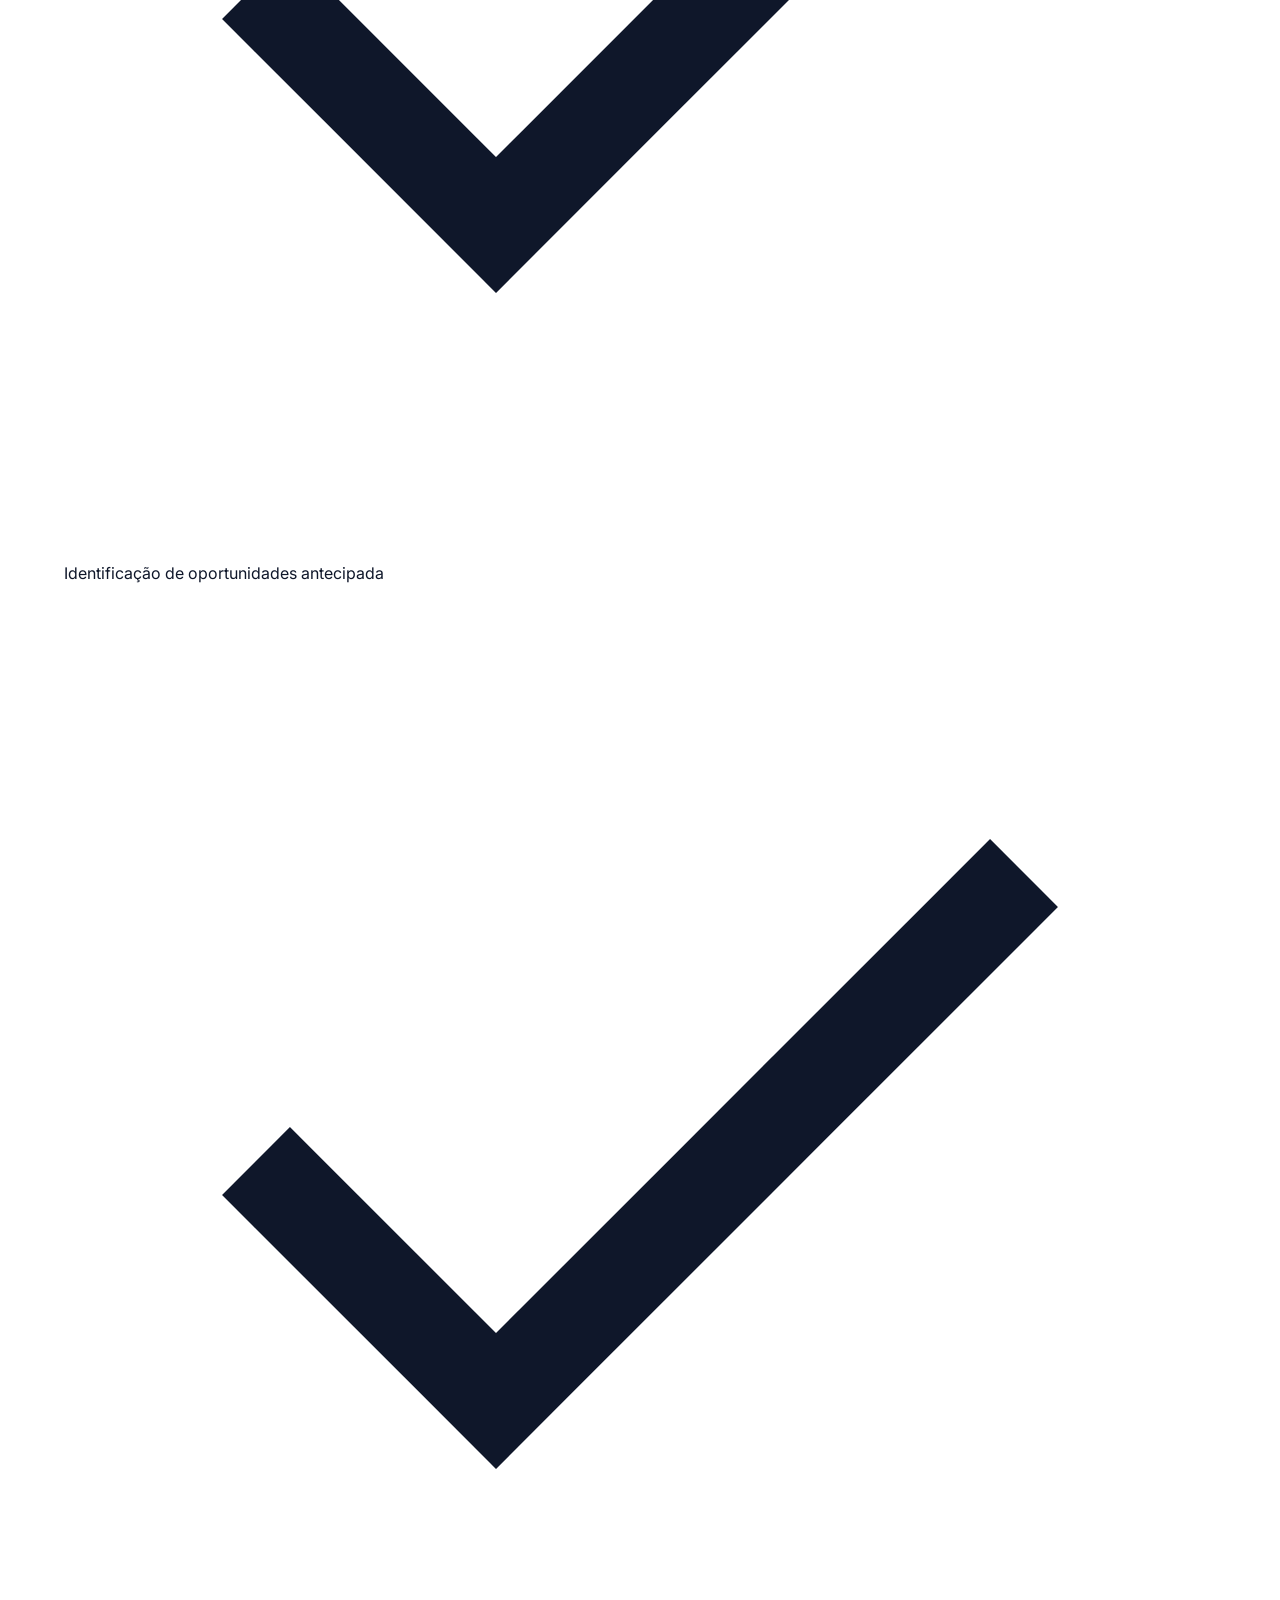
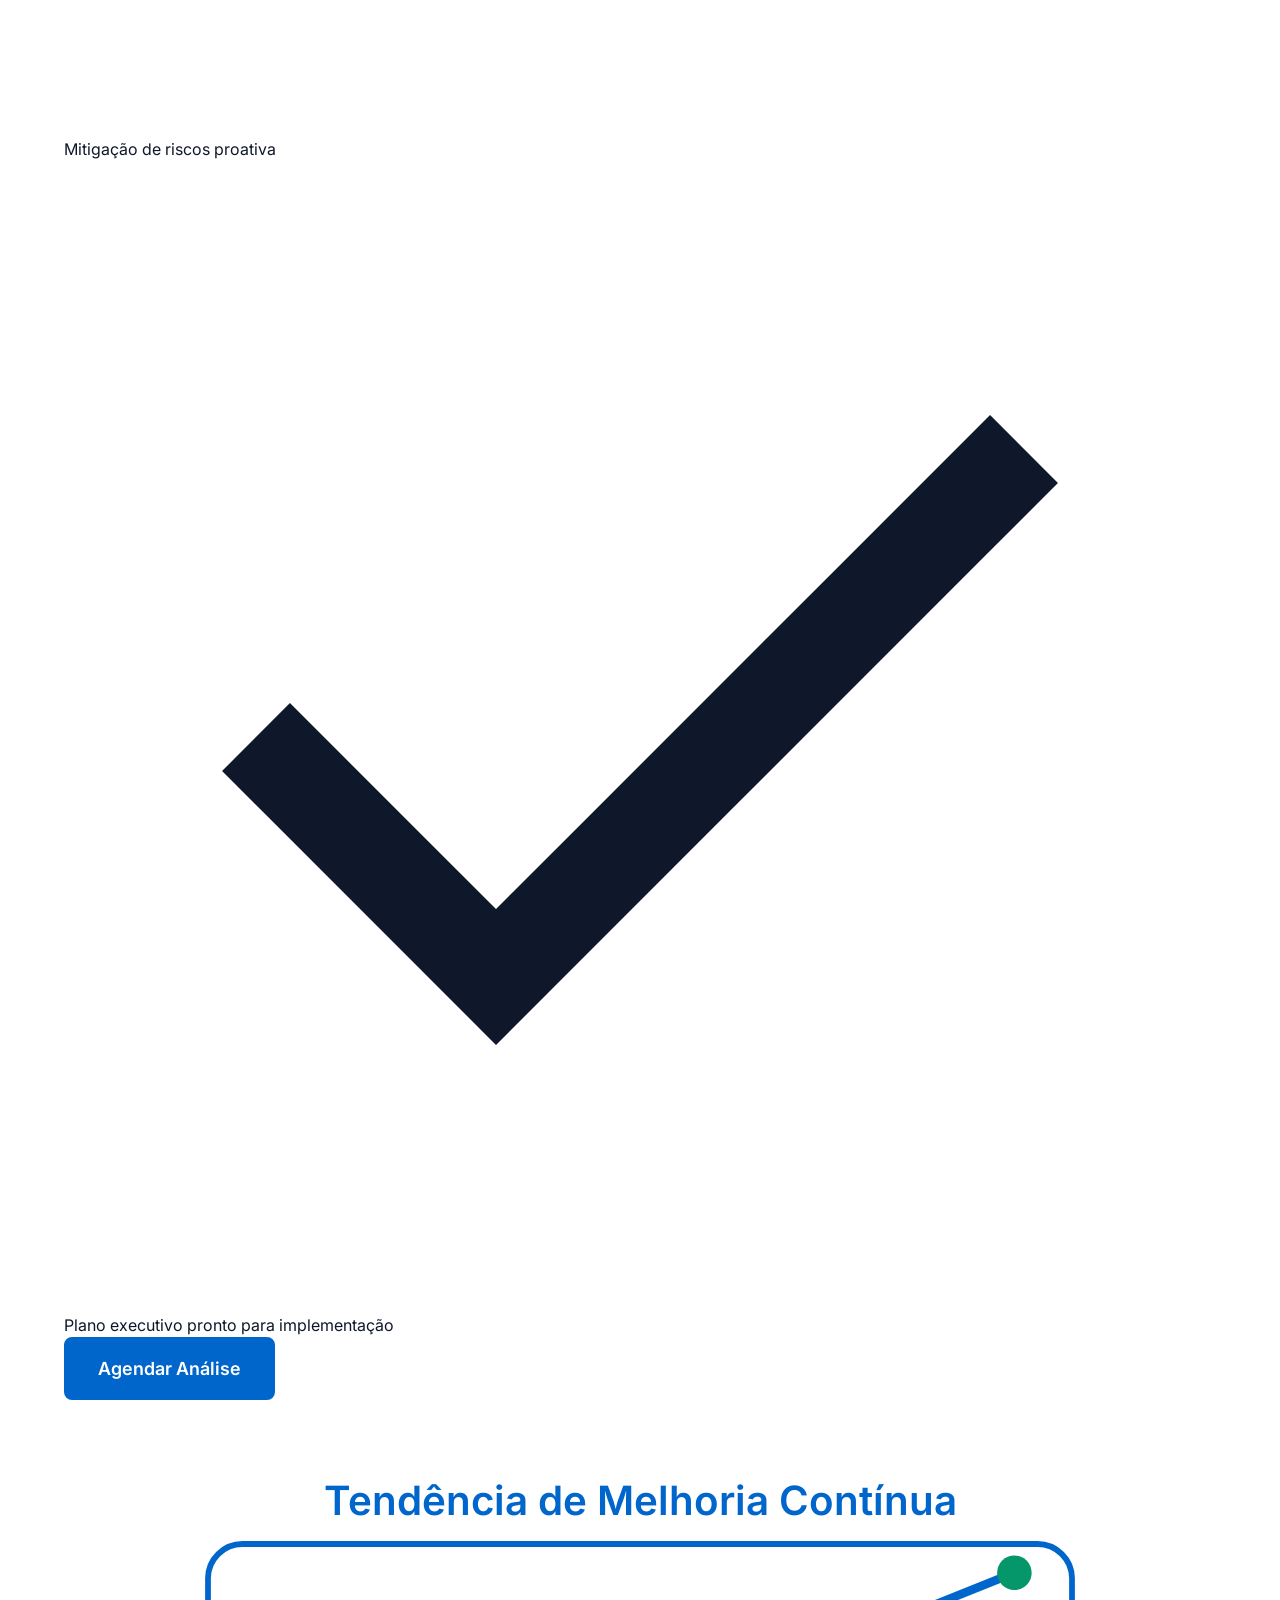
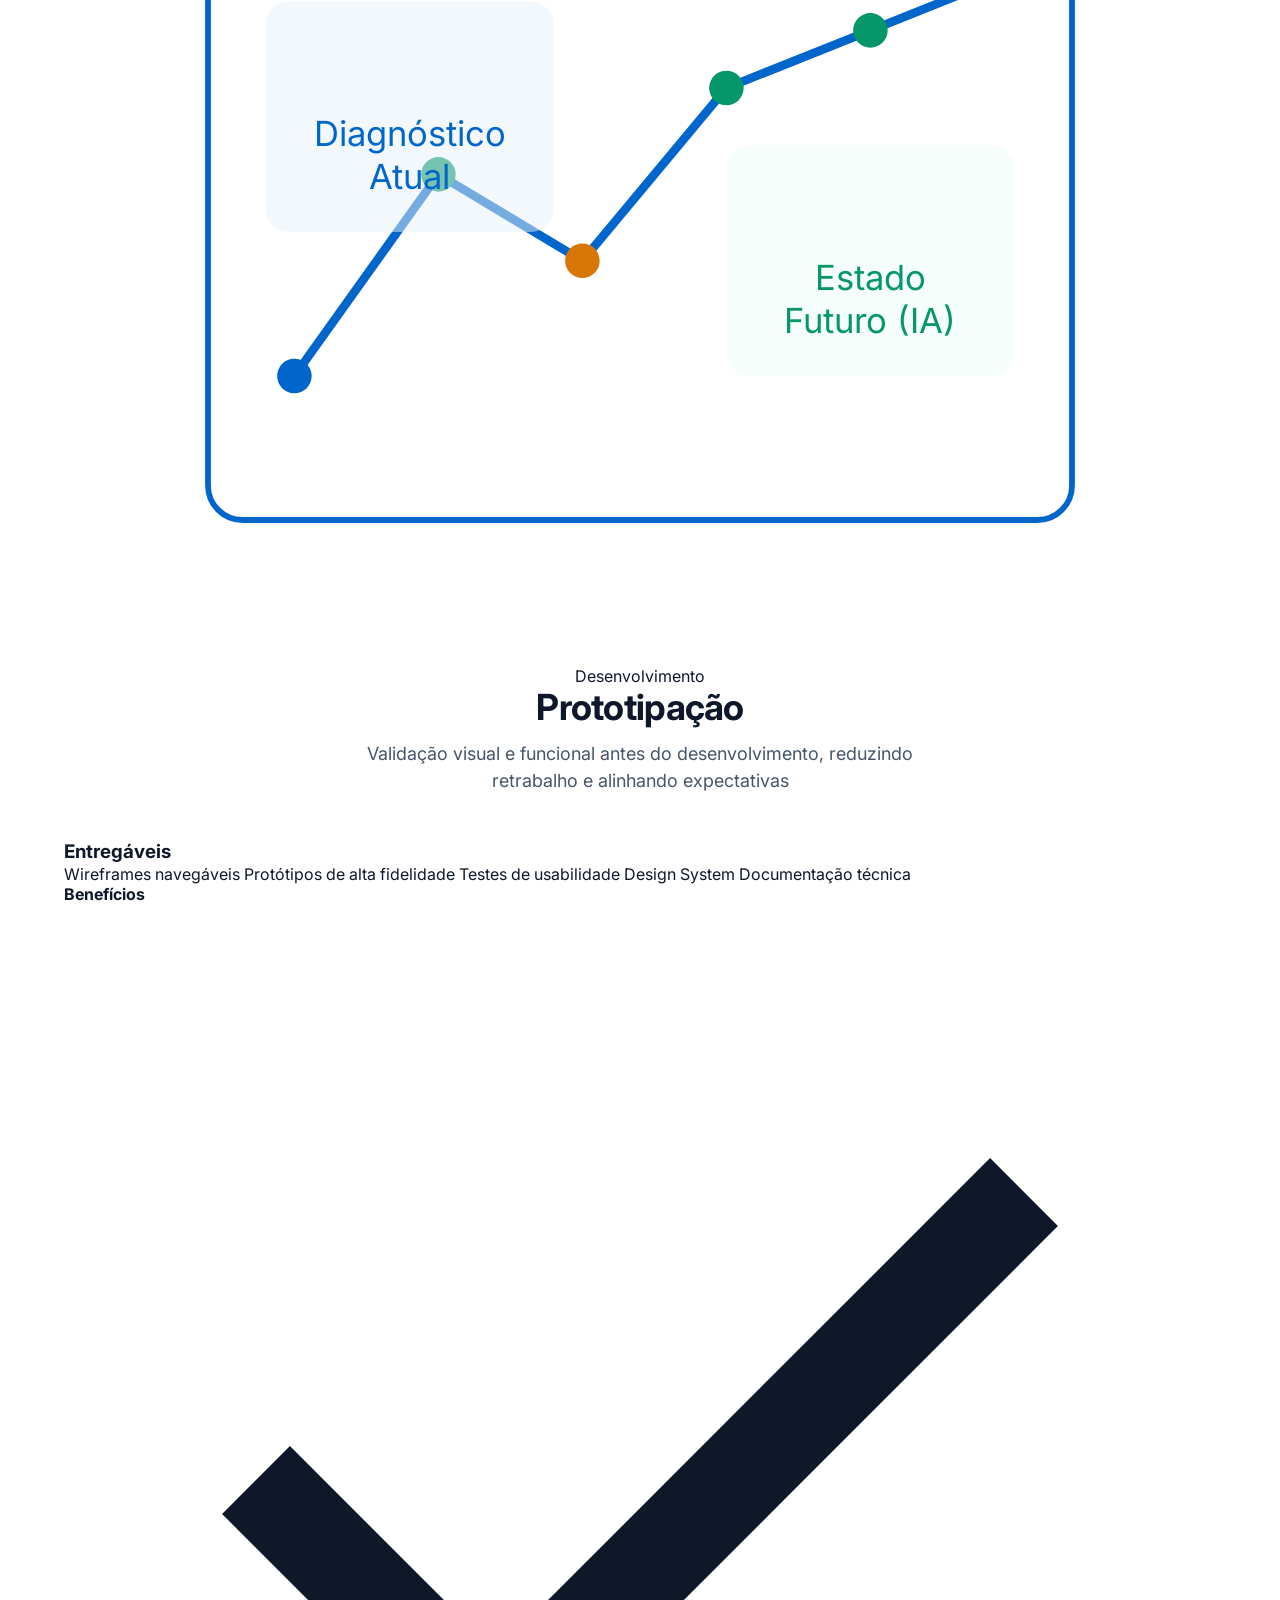
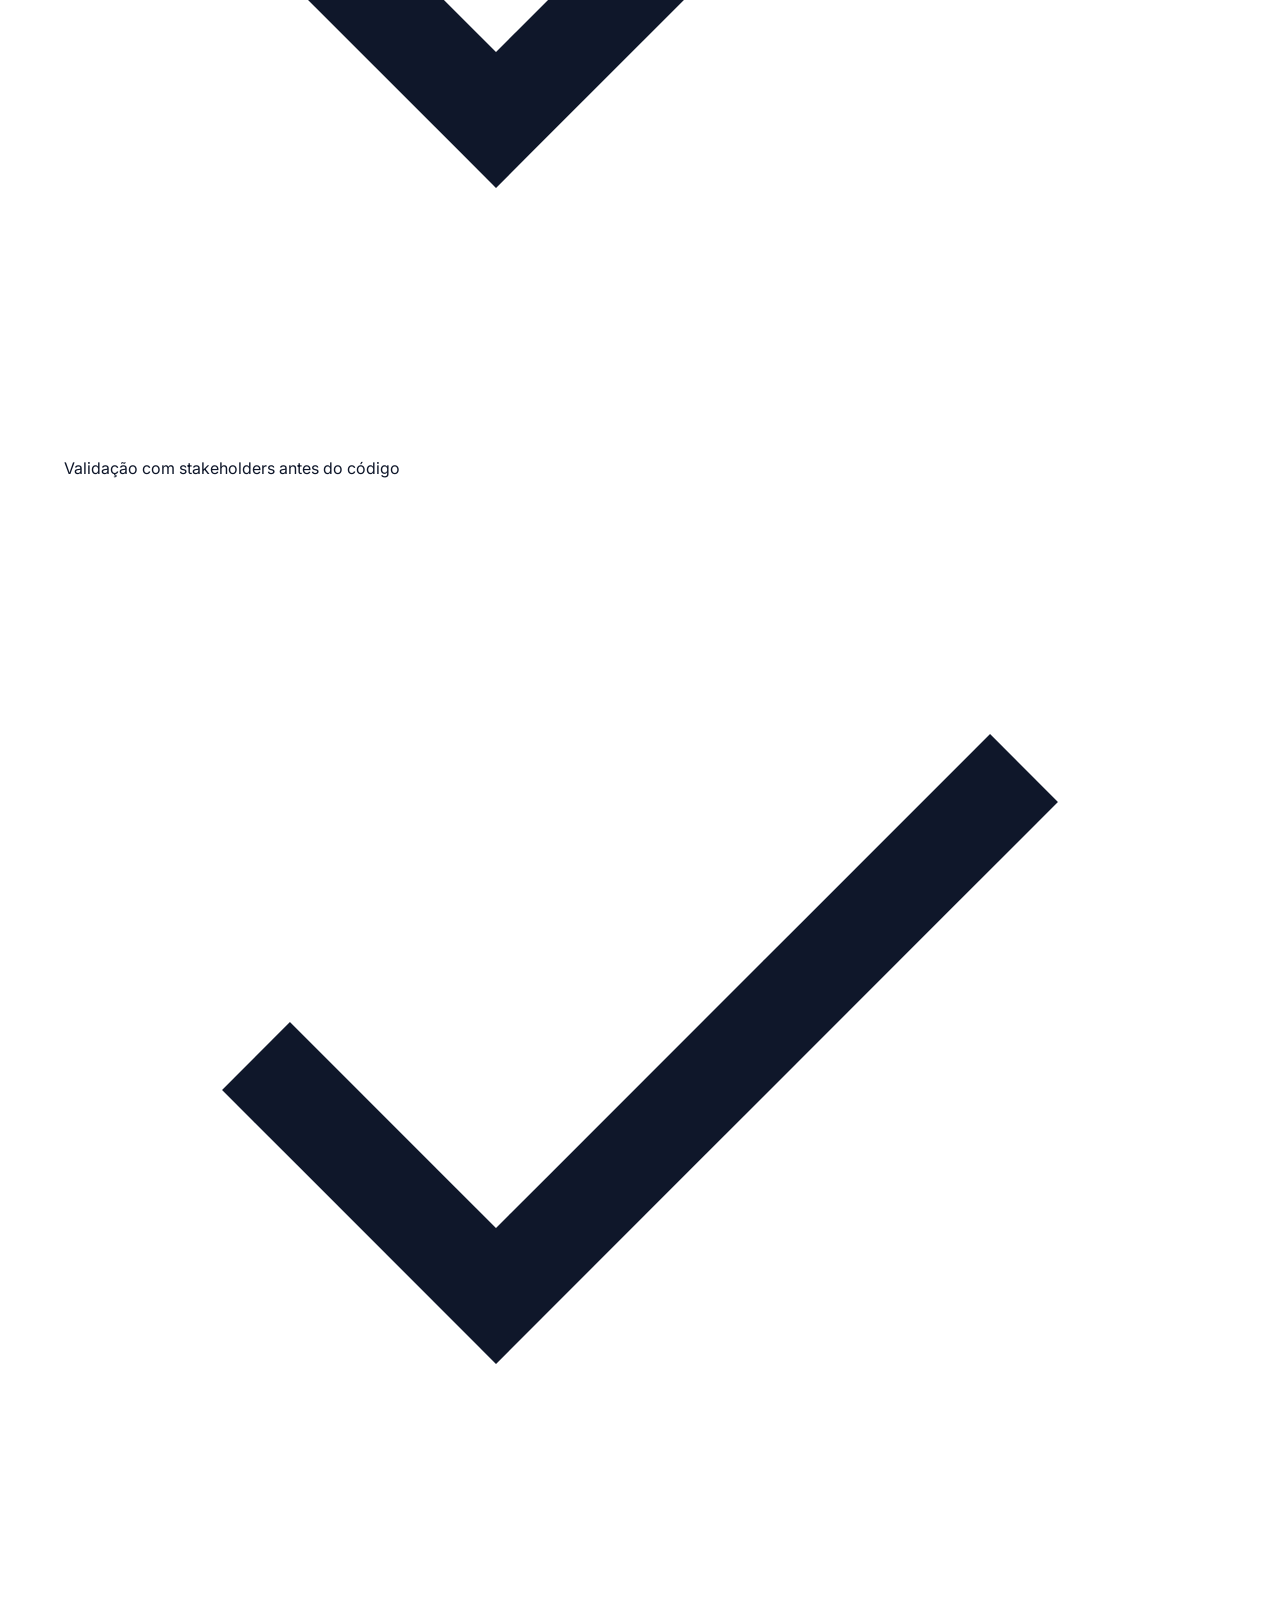
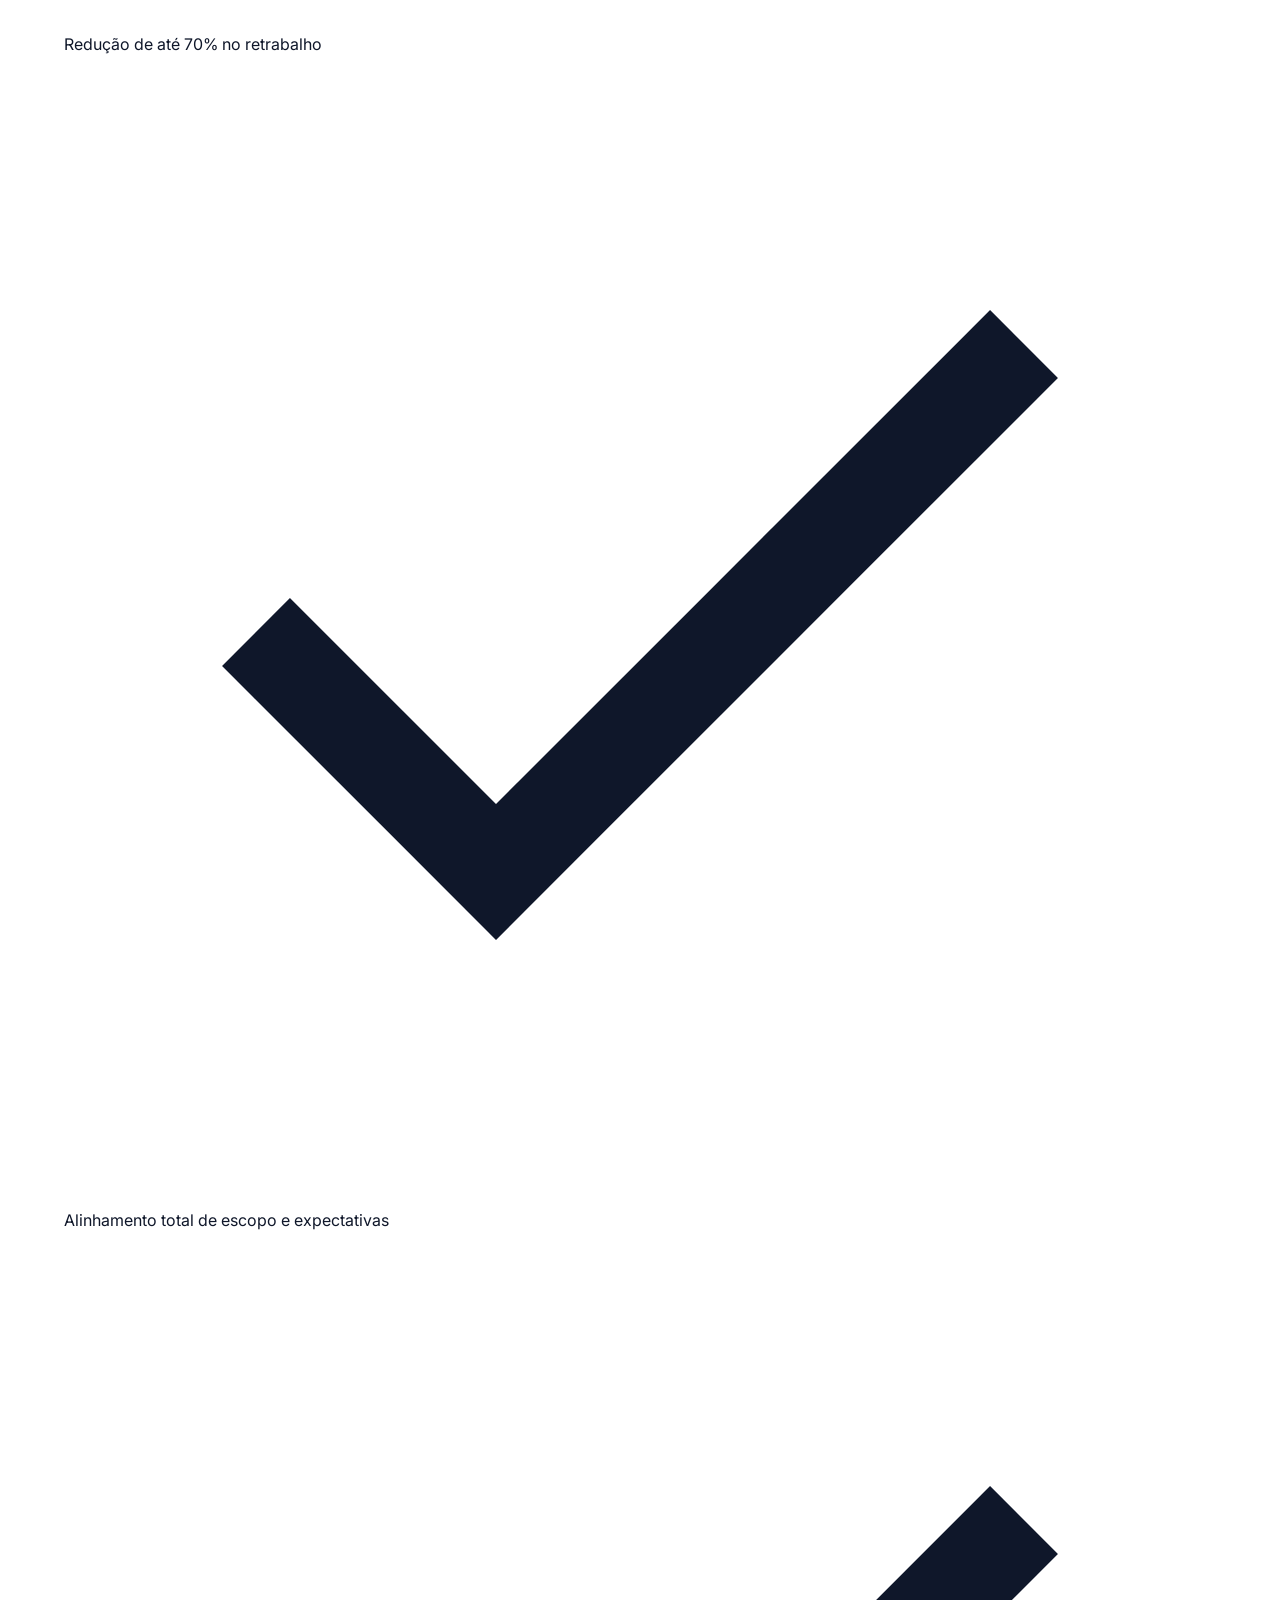
<file: servicos/index.html>
<!DOCTYPE html>
<html lang="pt-BR">
<head>
    <meta charset="UTF-8">
    <meta name="viewport" content="width=device-width, initial-scale=1.0">
    <meta name="description" content="I9vation Serviços - Consultoria especializada, desenvolvimento, segurança, IA e infraestrutura. Soluções completas para transformar a tecnologia da sua empresa.">
    <meta name="theme-color" content="#0066CC">
    <title>Serviços | I9vation Soluções em Tecnologia</title>
    <link rel="preconnect" href="https://fonts.googleapis.com">
    <link rel="preconnect" href="https://fonts.gstatic.com" crossorigin>
    <link href="https://fonts.googleapis.com/css2?family=Inter:wght@400;500;600;700&display=swap" rel="stylesheet">
    <link rel="stylesheet" href="../css/style.css">
    <link rel="icon" type="image/svg+xml" href="../images/favicon.svg">
</head>
<body>
    <header class="header" id="header">
        <nav class="nav container" aria-label="Navegação principal">
            <a href="../index.html" class="nav__logo" aria-label="I9vation - Página inicial">
                <svg class="nav__logo-icon" viewBox="0 0 32 32" fill="none" aria-hidden="true">
                    <rect width="32" height="32" rx="8" fill="currentColor"/>
                    <path d="M8 16L14 22L24 10" stroke="white" stroke-width="3" stroke-linecap="round" stroke-linejoin="round"/>
                </svg>
                <span class="nav__logo-text">I9vation</span>
            </a>
            <button class="nav__toggle" aria-expanded="false" aria-controls="nav-menu" aria-label="Abrir menu">
                <span class="nav__toggle-icon" aria-hidden="true"></span>
            </button>
            <ul class="nav__menu" id="nav-menu" role="menubar">
                <li role="none"><a href="../index.html" class="nav__link" role="menuitem">Início</a></li>
                <li role="none"><a href="index.html" class="nav__link nav__link--active" role="menuitem" aria-current="page">Serviços</a></li>
                <li role="none"><a href="../casos.html" class="nav__link" role="menuitem">Cases</a></li>
                <li role="none"><a href="../sobre.html" class="nav__link" role="menuitem">Sobre</a></li>
                <li role="none"><a href="../blog/index.html" class="nav__link" role="menuitem">Blog</a></li>
                <li role="none"><a href="../contato.html" class="nav__link nav__link--cta" role="menuitem">Fale Conosco</a></li>
            </ul>
        </nav>
    </header>

    <main>
        <section class="page-hero" aria-labelledby="page-hero-title">
            <div class="container">
                <div class="page-hero__content">
                    <nav class="breadcrumb" aria-label="Navegação estrutural">
                        <ol class="breadcrumb__list">
                            <li class="breadcrumb__item"><a href="../index.html" class="breadcrumb__link">Início</a></li>
                            <li class="breadcrumb__item"><span class="breadcrumb__current" aria-current="page">Serviços</span></li>
                        </ol>
                    </nav>
                    <h1 id="page-hero-title" class="page-hero__title">Nossos Serviços</h1>
                    <p class="page-hero__subtitle">Soluções completas para transformar a tecnologia da sua empresa. Da estratégia à operação, entregamos resultados mensuráveis.</p>
                </div>
            </div>
        </section>

        <section class="services-detail" aria-labelledby="services-title" id="consultoria">
            <div class="container">
                <header class="section-header">
                    <span class="section-badge">Core</span>
                    <h2 id="services-title" class="section-title">Consultoria Especializada</h2>
                    <p class="section-subtitle">Especialistas em tecnologias de ponta para alinhar TI aos objetivos do seu negócio</p>
                </header>
                <div class="service-detail__grid">
                    <div class="service-detail__content">
                        <h3 class="service-detail__subtitle">Tecnologias que dominamos</h3>
                        <div class="service-tags">
                            <span class="service-tag">ERP</span>
                            <span class="service-tag">CRM</span>
                            <span class="service-tag">SCM</span>
                            <span class="service-tag">Linux/Unix Server</span>
                            <span class="service-tag">Windows Server</span>
                            <span class="service-tag">Firewall</span>
                            <span class="service-tag">Redes de Computadores</span>
                            <span class="service-tag">Redes de Telefonia</span>
                            <span class="service-tag">PABX/IPBX</span>
                            <span class="service-tag">VOIP</span>
                            <span class="service-tag">IDS</span>
                            <span class="service-tag">IPS</span>
                            <span class="service-tag">Inteligência Artificial</span>
                        </div>
                        <h4 class="service-detail__benefit-title">Diferencial I9vation</h4>
                        <ul class="service-detail__benefits">
                            <li><svg viewBox="0 0 24 24" fill="none" stroke="currentColor" stroke-width="2" aria-hidden="true"><path d="M20 6L9 17l-5-5"/></svg>Soluções com IA integrada nativamente</li>
                            <li><svg viewBox="0 0 24 24" fill="none" stroke="currentColor" stroke-width="2" aria-hidden="true"><path d="M20 6L9 17l-5-5"/></svg>Proteção avançada com IDS/IPS</li>
                            <li><svg viewBox="0 0 24 24" fill="none" stroke="currentColor" stroke-width="2" aria-hidden="true"><path d="M20 6L9 17l-5-5"/></svg>Infraestrutura de alta performance</li>
                            <li><svg viewBox="0 0 24 24" fill="none" stroke="currentColor" stroke-width="2" aria-hidden="true"><path d="M20 6L9 17l-5-5"/></svg>29 anos de experiência em TI e Telecom</li>
                        </ul>
                        <a href="../contato.html" class="btn btn--primary btn--lg">Solicitar Consultoria</a>
                    </div>
                    <div class="service-detail__visual" aria-hidden="true">
                        <div class="service-illustration">
                            <svg viewBox="0 0 400 300" fill="none" xmlns="http://www.w3.org/2000/svg" class="service-illustration__svg">
                                <rect x="50" y="50" width="300" height="200" rx="12" stroke="#0066CC" stroke-width="2"/>
                                <rect x="70" y="70" width="120" height="60" rx="8" fill="#E8F1FA"/>
                                <text x="130" y="110" text-anchor="middle" font-family="Inter" font-size="14" fill="#0066CC" font-weight="600">ERP / CRM</text>
                                <rect x="210" y="70" width="120" height="60" rx="8" fill="#E8F1FA"/>
                                <text x="270" y="110" text-anchor="middle" font-family="Inter" font-size="14" fill="#0066CC" font-weight="600">Security</text>
                                <rect x="70" y="150" width="120" height="60" rx="8" fill="#E8F1FA"/>
                                <text x="130" y="190" text-anchor="middle" font-family="Inter" font-size="14" fill="#0066CC" font-weight="600">Infra / Cloud</text>
                                <rect x="210" y="150" width="120" height="60" rx="8" fill="#E8F1FA"/>
                                <text x="270" y="190" text-anchor="middle" font-family="Inter" font-size="14" fill="#0066CC" font-weight="600">IA & Automação</text>
                                <line x1="200" y1="50" x2="200" y2="250" stroke="#0066CC" stroke-width="2" stroke-dasharray="8,4"/>
                                <line x1="50" y1="130" x2="350" y2="130" stroke="#0066CC" stroke-width="2" stroke-dasharray="8,4"/>
                            </svg>
                        </div>
                    </div>
                </div>
            </div>
        </section>

        <section class="services-detail" aria-labelledby="analise-title" id="analise">
            <div class="container">
                <header class="section-header">
                    <span class="section-badge">Core</span>
                    <h2 id="analise-title" class="section-title">Análise Estratégica</h2>
                    <p class="section-subtitle">Diagnóstico profundo com IA preditiva para identificar oportunidades e mitigar riscos antes que surjam</p>
                </header>
                <div class="service-detail__grid service-detail__grid--reverse">
                    <div class="service-detail__content">
                        <h3 class="service-detail__subtitle">O que entregamos</h3>
                        <div class="service-tags">
                            <span class="service-tag">Diagnóstico Completo</span>
                            <span class="service-tag">Mapeamento de Processos</span>
                            <span class="service-tag">Análise de Performance</span>
                            <span class="service-tag">Avaliação de Segurança</span>
                            <span class="service-tag">ROI e Viabilidade</span>
                            <span class="service-tag">Análise com IA</span>
                            <span class="service-tag">Relatório Executivo</span>
                            <span class="service-tag">Plano de Ação</span>
                        </div>
                        <h4 class="service-detail__benefit-title">Diferencial I9vation</h4>
                        <ul class="service-detail__benefits">
                            <li><svg viewBox="0 0 24 24" fill="none" stroke="currentColor" stroke-width="2" aria-hidden="true"><path d="M20 6L9 17l-5-5"/></svg>Análise preditiva com inteligência artificial</li>
                            <li><svg viewBox="0 0 24 24" fill="none" stroke="currentColor" stroke-width="2" aria-hidden="true"><path d="M20 6L9 17l-5-5"/></svg>Identificação de oportunidades antecipada</li>
                            <li><svg viewBox="0 0 24 24" fill="none" stroke="currentColor" stroke-width="2" aria-hidden="true"><path d="M20 6L9 17l-5-5"/></svg>Mitigação de riscos proativa</li>
                            <li><svg viewBox="0 0 24 24" fill="none" stroke="currentColor" stroke-width="2" aria-hidden="true"><path d="M20 6L9 17l-5-5"/></svg>Plano executivo pronto para implementação</li>
                        </ul>
                        <a href="../contato.html" class="btn btn--primary btn--lg">Agendar Análise</a>
                    </div>
                    <div class="service-detail__visual" aria-hidden="true">
                        <div class="service-illustration">
                            <svg viewBox="0 0 400 300" fill="none" xmlns="http://www.w3.org/2000/svg" class="service-illustration__svg">
                                <rect x="50" y="50" width="300" height="200" rx="12" stroke="#0066CC" stroke-width="2"/>
                                <path d="M80 200 L130 130 L180 160 L230 100 L280 80 L330 60" stroke="#0066CC" stroke-width="3" fill="none" stroke-linecap="round" stroke-linejoin="round"/>
                                <circle cx="80" cy="200" r="6" fill="#0066CC"/>
                                <circle cx="130" cy="130" r="6" fill="#059669"/>
                                <circle cx="180" cy="160" r="6" fill="#D97706"/>
                                <circle cx="230" cy="100" r="6" fill="#059669"/>
                                <circle cx="280" cy="80" r="6" fill="#059669"/>
                                <circle cx="330" cy="60" r="6" fill="#059669"/>
                                <text x="200" y="40" text-anchor="middle" font-family="Inter" font-size="14" fill="#0066CC" font-weight="600">Tendência de Melhoria Contínua</text>
                                <rect x="70" y="70" width="100" height="80" rx="8" fill="#E8F1FA" opacity="0.5"/>
                                <text x="120" y="120" text-anchor="middle" font-family="Inter" font-size="12" fill="#0066CC">Diagnóstico</text>
                                <text x="120" y="135" text-anchor="middle" font-family="Inter" font-size="12" fill="#0066CC">Atual</text>
                                <rect x="230" y="120" width="100" height="80" rx="8" fill="#ECFDF5" opacity="0.5"/>
                                <text x="280" y="170" text-anchor="middle" font-family="Inter" font-size="12" fill="#059669">Estado</text>
                                <text x="280" y="185" text-anchor="middle" font-family="Inter" font-size="12" fill="#059669">Futuro (IA)</text>
                            </svg>
                        </div>
                    </div>
                </div>
            </div>
        </section>

        <section class="services-detail" aria-labelledby="prototipacao-title" id="prototipacao">
            <div class="container">
                <header class="section-header">
                    <span class="section-badge">Desenvolvimento</span>
                    <h2 id="prototipacao-title" class="section-title">Prototipação</h2>
                    <p class="section-subtitle">Validação visual e funcional antes do desenvolvimento, reduzindo retrabalho e alinhando expectativas</p>
                </header>
                <div class="service-detail__grid">
                    <div class="service-detail__content">
                        <h3 class="service-detail__subtitle">Entregáveis</h3>
                        <div class="service-tags">
                            <span class="service-tag">Wireframes navegáveis</span>
                            <span class="service-tag">Protótipos de alta fidelidade</span>
                            <span class="service-tag">Testes de usabilidade</span>
                            <span class="service-tag">Design System</span>
                            <span class="service-tag">Documentação técnica</span>
                        </div>
                        <h4 class="service-detail__benefit-title">Benefícios</h4>
                        <ul class="service-detail__benefits">
                            <li><svg viewBox="0 0 24 24" fill="none" stroke="currentColor" stroke-width="2" aria-hidden="true"><path d="M20 6L9 17l-5-5"/></svg>Validação com stakeholders antes do código</li>
                            <li><svg viewBox="0 0 24 24" fill="none" stroke="currentColor" stroke-width="2" aria-hidden="true"><path d="M20 6L9 17l-5-5"/></svg>Redução de até 70% no retrabalho</li>
                            <li><svg viewBox="0 0 24 24" fill="none" stroke="currentColor" stroke-width="2" aria-hidden="true"><path d="M20 6L9 17l-5-5"/></svg>Alinhamento total de escopo e expectativas</li>
                            <li><svg viewBox="0 0 24 24" fill="none" stroke="currentColor" stroke-width="2" aria-hidden="true"><path d="M20 6L9 17l-5-5"/></svg>Base sólida para desenvolvimento ágil</li>
                        </ul>
                        <a href="../contato.html" class="btn btn--primary btn--lg">Iniciar Prototipação</a>
                    </div>
                    <div class="service-detail__visual" aria-hidden="true">
                        <div class="service-illustration">
                            <svg viewBox="0 0 400 300" fill="none" xmlns="http://www.w3.org/2000/svg" class="service-illustration__svg">
                                <rect x="50" y="50" width="300" height="200" rx="12" stroke="#0066CC" stroke-width="2"/>
                                <rect x="70" y="70" width="260" height="160" rx="8" fill="#F8FAFC"/>
                                <rect x="90" y="90" width="100" height="30" rx="4" fill="#E8F1FA"/>
                                <text x="140" y="110" text-anchor="middle" font-family="Inter" font-size="12" fill="#0066CC" font-weight="500">Header / Nav</text>
                                <rect x="90" y="140" width="100" height="80" rx="4" fill="#FFFFFF" stroke="#E2E8F0" stroke-width="1"/>
                                <text x="140" y="180" text-anchor="middle" font-family="Inter" font-size="11" fill="#64748B">Sidebar</text>
                                <rect x="210" y="140" width="120" height="80" rx="4" fill="#FFFFFF" stroke="#E2E8F0" stroke-width="1"/>
                                <rect x="220" y="150" width="100" height="20" rx="3" fill="#E8F1FA"/>
                                <rect x="220" y="180" width="80" height="12" rx="2" fill="#F1F5F9"/>
                                <rect x="220" y="200" width="60" height="12" rx="2" fill="#F1F5F9"/>
                                <text x="270" y="170" text-anchor="middle" font-family="Inter" font-size="11" fill="#64748B">Content Area</text>
                                <rect x="90" y="240" width="240" height="40" rx="4" fill="#E8F1FA"/>
                                <text x="210" y="265" text-anchor="middle" font-family="Inter" font-size="12" fill="#0066CC" font-weight="500">Footer / Actions</text>
                            </svg>
                        </div>
                    </div>
                </div>
            </div>
        </section>

        <section class="services-detail" aria-labelledby="desenvolvimento-title" id="desenvolvimento">
            <div class="container">
                <header class="section-header">
                    <span class="section-badge">Desenvolvimento</span>
                    <h2 id="desenvolvimento-title" class="section-title">Desenvolvimento</h2>
                    <p class="section-subtitle">Processo rigoroso com especialistas em code review, testes automatizados e CI/CD para produtos robustos e confiáveis</p>
                </header>
                <div class="service-detail__grid service-detail__grid--reverse">
                    <div class="service-detail__content">
                        <h3 class="service-detail__subtitle">Práticas de Engenharia</h3>
                        <div class="service-tags">
                            <span class="service-tag">Code Review Contínuo</span>
                            <span class="service-tag">Testes Automatizados</span>
                            <span class="service-tag">CI/CD Integrado</span>
                            <span class="service-tag">Arquitetura Limpa</span>
                            <span class="service-tag">Documentação Viva</span>
                            <span class="service-tag">Observabilidade</span>
                        </div>
                        <h4 class="service-detail__benefit-title">Garantia de Qualidade</h4>
                        <ul class="service-detail__benefits">
                            <li><svg viewBox="0 0 24 24" fill="none" stroke="currentColor" stroke-width="2" aria-hidden="true"><path d="M20 6L9 17l-5-5"/></svg>Segurança, robustez e confiabilidade</li>
                            <li><svg viewBox="0 0 24 24" fill="none" stroke="currentColor" stroke-width="2" aria-hidden="true"><path d="M20 6L9 17l-5-5"/></svg>Entrega contínua com deploy seguro</li>
                            <li><svg viewBox="0 0 24 24" fill="none" stroke="currentColor" stroke-width="2" aria-hidden="true"><path d="M20 6L9 17l-5-5"/></svg>Métricas de qualidade em tempo real</li>
                            <li><svg viewBox="0 0 24 24" fill="none" stroke="currentColor" stroke-width="2" aria-hidden="true"><path d="M20 6L9 17l-5-5"/></svg>Manutenibilidade a longo prazo</li>
                        </ul>
                        <a href="../contato.html" class="btn btn--primary btn--lg">Iniciar Projeto</a>
                    </div>
                    <div class="service-detail__visual" aria-hidden="true">
                        <div class="service-illustration">
                            <svg viewBox="0 0 400 300" fill="none" xmlns="http://www.w3.org/2000/svg" class="service-illustration__svg">
                                <rect x="50" y="50" width="300" height="200" rx="12" stroke="#0066CC" stroke-width="2"/>
                                <rect x="70" y="70" width="80" height="160" rx="8" fill="#E8F1FA"/>
                                <text x="110" y="100" text-anchor="middle" font-family="Inter" font-size="12" fill="#0066CC" font-weight="600">Code</text>
                                <text x="110" y="120" text-anchor="middle" font-family="Inter" font-size="11" fill="#0066CC">Review</text>
                                <rect x="170" y="70" width="80" height="160" rx="8" fill="#ECFDF5"/>
                                <text x="210" y="100" text-anchor="middle" font-family="Inter" font-size="12" fill="#059669" font-weight="600">Testes</text>
                                <text x="210" y="120" text-anchor="middle" font-family="Inter" font-size="11" fill="#059669">Automatizados</text>
                                <rect x="270" y="70" width="60" height="160" rx="8" fill="#FFFBEF"/>
                                <text x="300" y="100" text-anchor="middle" font-family="Inter" font-size="12" fill="#D97706" font-weight="600">CI/CD</text>
                                <text x="300" y="120" text-anchor="middle" font-family="Inter" font-size="11" fill="#D97706">Pipeline</text>
                                <line x1="150" y1="100" x2="170" y2="100" stroke="#0066CC" stroke-width="2" marker-end="url(#arrow)"/>
                                <line x1="250" y1="100" x2="270" y2="100" stroke="#059669" stroke-width="2" marker-end="url(#arrow)"/>
                                <defs>
                                    <marker id="arrow" markerWidth="10" markerHeight="10" refX="8" refY="3" orient="auto" markerUnits="strokeWidth">
                                        <path d="M0,0 L0,6 L9,3 z" fill="#0066CC"/>
                                    </marker>
                                </defs>
                            </svg>
                        </div>
                    </div>
                </div>
            </div>
        </section>

        <section class="services-detail" aria-labelledby="implantacao-title" id="implantacao">
            <div class="container">
                <header class="section-header">
                    <span class="section-badge">Entrega</span>
                    <h2 id="implantacao-title" class="section-title">Implantação</h2>
                    <p class="section-subtitle">Transição suave com plano de rollback, migração em etapas e validação pós-implantação para minimizar riscos</p>
                </header>
                <div class="service-detail__grid">
                    <div class="service-detail__content">
                        <h3 class="service-detail__subtitle">Metodologia</h3>
                        <div class="service-tags">
                            <span class="service-tag">Plano de Rollback</span>
                            <span class="service-tag">Migração em Etapas</span>
                            <span class="service-tag">Validação Pós-Implantação</span>
                            <span class="service-tag">Treinamento de Equipes</span>
                            <span class="service-tag">Monitoramento 24/7</span>
                        </div>
                        <h4 class="service-detail__benefit-title">Segurança na Entrega</h4>
                        <ul class="service-detail__benefits">
                            <li><svg viewBox="0 0 24 24" fill="none" stroke="currentColor" stroke-width="2" aria-hidden="true"><path d="M20 6L9 17l-5-5"/></svg>Risco zero com plano de contingência</li>
                            <li><svg viewBox="0 0 24 24" fill="none" stroke="currentColor" stroke-width="2" aria-hidden="true"><path d="M20 6L9 17l-5-5"/></svg>Transição gradual sem parada</li>
                            <li><svg viewBox="0 0 24 24" fill="none" stroke="currentColor" stroke-width="2" aria-hidden="true"><path d="M20 6L9 17l-5-5"/></svg>Validação completa antes do go-live</li>
                            <li><svg viewBox="0 0 24 24" fill="none" stroke="currentColor" stroke-width="2" aria-hidden="true"><path d="M20 6L9 17l-5-5"/></svg>Equipe preparada desde o dia 1</li>
                        </ul>
                        <a href="../contato.html" class="btn btn--primary btn--lg">Planejar Implantação</a>
                    </div>
                    <div class="service-detail__visual" aria-hidden="true">
                        <div class="service-illustration">
                            <svg viewBox="0 0 400 300" fill="none" xmlns="http://www.w3.org/2000/svg" class="service-illustration__svg">
                                <rect x="50" y="50" width="300" height="200" rx="12" stroke="#0066CC" stroke-width="2"/>
                                <rect x="70" y="80" width="260" height="60" rx="8" fill="#E8F1FA"/>
                                <text x="200" y="115" text-anchor="middle" font-family="Inter" font-size="14" fill="#0066CC" font-weight="600">Fase 1: Preparação & Rollback</text>
                                <rect x="70" y="160" width="120" height="60" rx="8" fill="#ECFDF5"/>
                                <text x="130" y="195" text-anchor="middle" font-family="Inter" font-size="14" fill="#059669" font-weight="600">Fase 2: Piloto</text>
                                <rect x="210" y="160" width="120" height="60" rx="8" fill="#FFFBEF"/>
                                <text x="270" y="195" text-anchor="middle" font-family="Inter" font-size="14" fill="#D97706" font-weight="600">Fase 3: Expansão</text>
                                <line x1="200" y1="140" x2="200" y2="160" stroke="#0066CC" stroke-width="2" marker-end="url(#arrow2)"/>
                                <line x1="130" y1="220" x2="130" y2="240" stroke="#059669" stroke-width="2" marker-end="url(#arrow2)"/>
                                <line x1="270" y1="220" x2="270" y2="240" stroke="#D97706" stroke-width="2" marker-end="url(#arrow2)"/>
                                <defs>
                                    <marker id="arrow2" markerWidth="10" markerHeight="10" refX="8" refY="3" orient="auto" markerUnits="strokeWidth">
                                        <path d="M0,0 L0,6 L9,3 z" fill="#0066CC"/>
                                    </marker>
                                </defs>
                                <text x="130" y="255" text-anchor="middle" font-family="Inter" font-size="11" fill="#64748B">Validação</text>
                                <text x="270" y="255" text-anchor="middle" font-family="Inter" font-size="11" fill="#64748B">Go-Live</text>
                            </svg>
                        </div>
                    </div>
                </div>
            </div>
        </section>

        <section class="services-detail" aria-labelledby="suporte-title" id="suporte">
            <div class="container">
                <header class="section-header">
                    <span class="section-badge">Contínuo</span>
                    <h2 id="suporte-title" class="section-title">Treinamento & Suporte</h2>
                    <p class="section-subtitle">Capacitação completa pós-implantação + suporte reativo e proativo com SLAs definidos e monitoramento 24/7</p>
                </header>
                <div class="service-detail__grid service-detail__grid--reverse">
                    <div class="service-detail__content">
                        <h3 class="service-detail__subtitle">O que incluímos</h3>
                        <div class="service-tags">
                            <span class="service-tag">Treinamento Presencial/Remoto</span>
                            <span class="service-tag">Base de Conhecimento</span>
                            <span class="service-tag">Suporte 24/7 (Opcional)</span>
                            <span class="service-tag">Monitoramento Proativo</span>
                            <span class="service-tag">Atualizações Contínuas</span>
                            <span class="service-tag">SLA Definidos</span>
                        </div>
                        <h4 class="service-detail__benefit-title">Níveis de Serviço</h4>
                        <ul class="service-detail__benefits">
                            <li><svg viewBox="0 0 24 24" fill="none" stroke="currentColor" stroke-width="2" aria-hidden="true"><path d="M20 6L9 17l-5-5"/></svg>Suporte reativo: resposta em até 4h (business) / 8h (24/7)</li>
                            <li><svg viewBox="0 0 24 24" fill="none" stroke="currentColor" stroke-width="2" aria-hidden="true"><path d="M20 6L9 17l-5-5"/></svg>Suporte proativo: monitoramento, patches, otimizações</li>
                            <li><svg viewBox="0 0 24 24" fill="none" stroke="currentColor" stroke-width="2" aria-hidden="true"><path d="M20 6L9 17l-5-5"/></svg>Relatórios mensais de performance e saúde</li>
                            <li><svg viewBox="0 0 24 24" fill="none" stroke="currentColor" stroke-width="2" aria-hidden="true"><path d="M20 6L9 17l-5-5"/></svg>Gestão de mudanças e versionamento</li>
                        </ul>
                        <a href="../contato.html" class="btn btn--primary btn--lg">Contratar Suporte</a>
                    </div>
                    <div class="service-detail__visual" aria-hidden="true">
                        <div class="service-illustration">
                            <svg viewBox="0 0 400 300" fill="none" xmlns="http://www.w3.org/2000/svg" class="service-illustration__svg">
                                <rect x="50" y="50" width="300" height="200" rx="12" stroke="#0066CC" stroke-width="2"/>
                                <circle cx="200" cy="150" r="60" stroke="#0066CC" stroke-width="2" fill="#E8F1FA"/>
                                <text x="200" y="135" text-anchor="middle" font-family="Inter" font-size="14" fill="#0066CC" font-weight="600">24/7</text>
                                <text x="200" y="155" text-anchor="middle" font-family="Inter" font-size="12" fill="#0066CC">Monitoramento</text>
                                <rect x="70" y="70" width="80" height="80" rx="8" fill="#ECFDF5"/>
                                <text x="110" y="105" text-anchor="middle" font-family="Inter" font-size="12" fill="#059669" font-weight="600">Treinamento</text>
                                <rect x="250" y="70" width="80" height="80" rx="8" fill="#FFFBEF"/>
                                <text x="290" y="105" text-anchor="middle" font-family="Inter" font-size="12" fill="#D97706" font-weight="600">Base</text>
                                <text x="290" y="120" text-anchor="middle" font-family="Inter" font-size="12" fill="#D97706" font-weight="600">Conhecimento</text>
                                <rect x="70" y="180" width="80" height="40" rx="8" fill="#FEF2F2"/>
                                <text x="110" y="205" text-anchor="middle" font-family="Inter" font-size="11" fill="#DC2626" font-weight="500">SLA</text>
                                <text x="110" y="218" text-anchor="middle" font-family="Inter" font-size="11" fill="#DC2626" font-weight="500">Garantidos</text>
                                <rect x="250" y="180" width="80" height="40" rx="8" fill="#F3F4F6"/>
                                <text x="290" y="205" text-anchor="middle" font-family="Inter" font-size="11" fill="#374151" font-weight="500">Relatórios</text>
                                <text x="290" y="218" text-anchor="middle" font-family="Inter" font-size="11" fill="#374151" font-weight="500">Mensais</text>
                            </svg>
                        </div>
                    </div>
                </div>
            </div>
        </section>

        <section class="cta" aria-labelledby="cta-title">
            <div class="container">
                <div class="cta__content">
                    <h2 id="cta-title" class="cta__title">Vamos começar seu projeto?</h2>
                    <p class="cta__text">Agende uma conversa sem compromisso. Entendemos seu cenário e apresentamos o melhor caminho.</p>
                    <div class="cta__actions">
                        <a href="../contato.html" class="btn btn--primary btn--lg">Iniciar Conversa</a>
                        <a href="https://wa.me/5511999999999" class="btn btn--white btn--lg" target="_blank" rel="noopener noreferrer">Chamar no WhatsApp</a>
                    </div>
                </div>
            </div>
        </section>
    </main>

    <footer class="footer" role="contentinfo">
        <div class="container">
            <div class="footer__grid">
                <div class="footer__brand">
                    <a href="../index.html" class="footer__logo" aria-label="I9vation - Página inicial">
                        <svg class="footer__logo-icon" viewBox="0 0 32 32" fill="none" aria-hidden="true">
                            <rect width="32" height="32" rx="8" fill="currentColor"/>
                            <path d="M8 16L14 22L24 10" stroke="white" stroke-width="3" stroke-linecap="round" stroke-linejoin="round"/>
                        </svg>
                        <span class="footer__logo-text">I9vation</span>
                    </a>
                    <p class="footer__tagline">Inteligência e Alta Tecnologia desde 1995</p>
                    <div class="footer__social" aria-label="Redes sociais">
                        <a href="https://linkedin.com/company/i9vation" class="footer__social-link" target="_blank" rel="noopener noreferrer" aria-label="LinkedIn">
                            <svg viewBox="0 0 24 24" fill="currentColor"><path d="M20.447 20.452h-3.554v-5.569c0-1.328-.027-3.037-1.852-3.037-1.853 0-2.136 1.445-2.136 2.939v5.667H9.351V9h3.414v1.561h.046c.477-.9 1.637-1.85 3.37-1.85 3.601 0 4.267 2.37 4.267 5.455v6.286zM5.337 7.433c-1.144 0-2.063-.926-2.063-2.065 0-1.138.92-2.063 2.063-2.063 1.14 0 2.064.925 2.064 2.063 0 1.139-.925 2.065-2.064 2.065zm1.782 13.019H3.555V9h3.564v11.452zM22.225 0H1.771C.792 0 0 .774 0 1.729v20.542C0 23.227.792 24 1.771 24h20.451C23.2 24 24 23.227 24 22.271V1.729C24 .774 23.2 0 22.222 0h.003z"/></svg>
                        </a>
                        <a href="https://github.com/i9vation" class="footer__social-link" target="_blank" rel="noopener noreferrer" aria-label="GitHub">
                            <svg viewBox="0 0 24 24" fill="currentColor"><path d="M12 0C5.374 0 0 5.373 0 12c0 5.302 3.438 9.8 8.207 11.387.599.111.793-.261.793-.577v-2.234c-3.338.726-4.033-1.416-4.033-1.416-.546-1.387-1.333-1.756-1.333-1.756-1.089-.745.083-.729.083-.729 1.205.084 1.839 1.237 1.839 1.237 1.07 1.834 2.807 1.304 3.492.997.107-.775.418-1.305.762-1.604-2.665-.305-5.467-1.334-5.467-5.931 0-1.311.469-2.381 1.236-3.221-.124-.303-.535-1.524.117-3.176 0 0 1.008-.322 3.301 1.23A11.509 11.509 0 0112 5.803c1.02.005 2.047.138 3.006.404 2.291-1.552 3.297-1.23 3.297-1.23.653 1.653.242 2.874.118 3.176.77.84 1.235 1.911 1.235 3.221 0 4.609-2.807 5.624-5.479 5.921.43.372.823 1.102.823 2.222v3.293c0 .319.192.694.801.576C20.566 21.797 24 17.3 24 12c0-6.627-5.373-12-12-12z"/></svg>
                        </a>
                        <a href="https://youtube.com/@i9vation" class="footer__social-link" target="_blank" rel="noopener noreferrer" aria-label="YouTube">
                            <svg viewBox="0 0 24 24" fill="currentColor"><path d="M23.498 6.186a3.016 3.016 0 0 0-2.122-2.136C19.505 3.545 12 3.545 12 3.545s-7.505 0-9.377.505A3.017 3.017 0 0 0 .502 6.186C0 8.07 0 12 0 12s0 3.93.502 5.814a3.016 3.016 0 0 0 2.122 2.136c1.871.505 9.376.505 9.376.505s7.505 0 9.377-.505a3.015 3.015 0 0 0 2.122-2.136C24 15.93 24 12 24 12s0-3.93-.502-5.814zM9.545 15.568V8.432L15.818 12l-6.273 3.568z"/></svg>
                        </a>
                    </div>
                </div>
                <nav class="footer__nav" aria-label="Navegação do rodapé">
                    <div class="footer__nav-col">
                        <h4>Serviços</h4>
                        <ul>
                            <li><a href="#consultoria">Consultoria</a></li>
                            <li><a href="#analise">Análise Estratégica</a></li>
                            <li><a href="#prototipacao">Prototipação</a></li>
                            <li><a href="#desenvolvimento">Desenvolvimento</a></li>
                            <li><a href="#implantacao">Implantação</a></li>
                            <li><a href="#suporte">Treinamento & Suporte</a></li>
                        </ul>
                    </div>
                    <div class="footer__nav-col">
                        <h4>Empresa</h4>
                        <ul>
                            <li><a href="../sobre.html">Sobre Nós</a></li>
                            <li><a href="../casos.html">Cases</a></li>
                            <li><a href="../blog/index.html">Blog</a></li>
                            <li><a href="../contato.html">Contato</a></li>
                        </ul>
                    </div>
                    <div class="footer__nav-col">
                        <h4>Contato</h4>
                        <ul>
                            <li><a href="https://wa.me/5511999999999" target="_blank" rel="noopener noreferrer">WhatsApp: (11) 99999-9999</a></li>
                            <li><a href="mailto:contato@i9vation.com">contato@i9vation.com</a></li>
                            <li>São Paulo - SP</li>
                        </ul>
                    </div>
                </nav>
            </div>
            <div class="footer__bottom">
                <p>&copy; 2025 I9vation Soluções em Tecnologia. Todos os direitos reservados.</p>
                <div class="footer__legal">
                    <a href="/politica-privacidade.html">Política de Privacidade</a>
                    <a href="/termos-uso.html">Termos de Uso</a>
                    <a href="/lgpd.html">LGPD</a>
                </div>
            </div>
        </div>
    </footer>

    <script src="../js/main.js"></script>
</body>
</html>
</file>
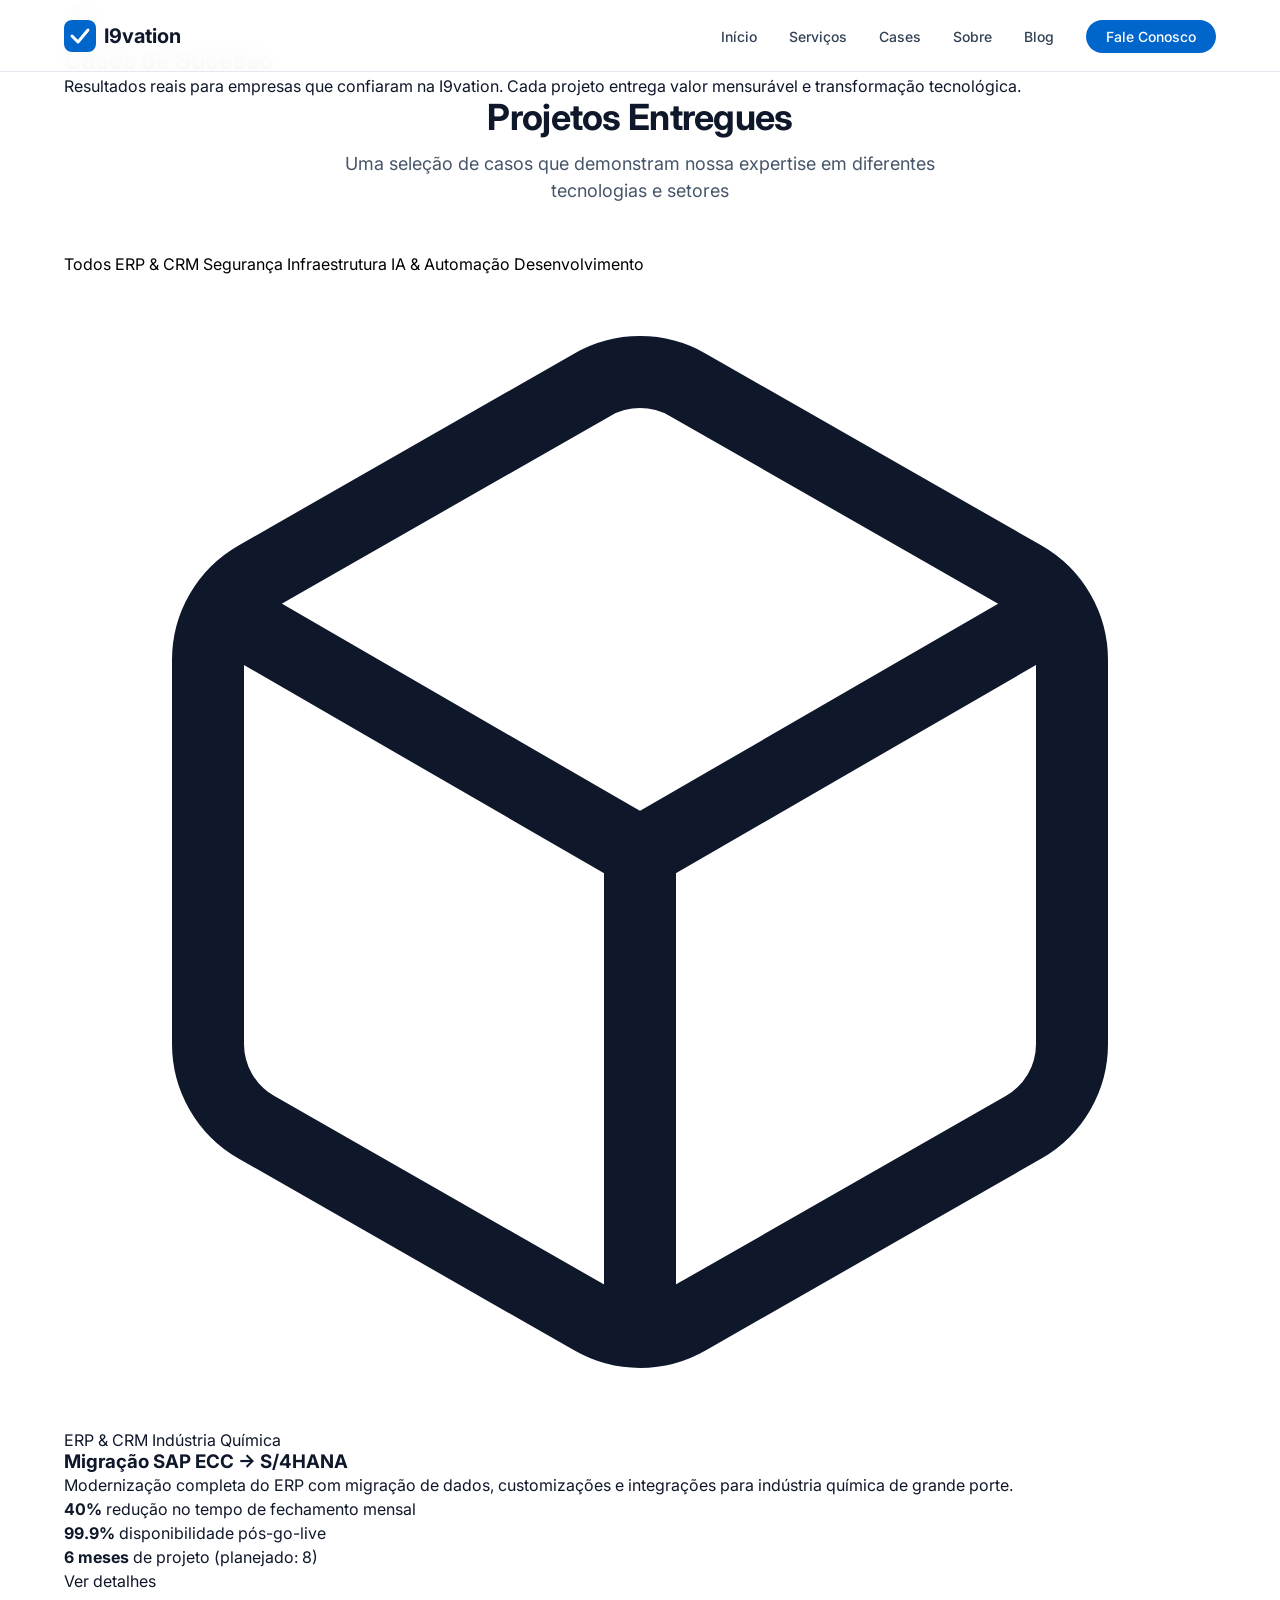
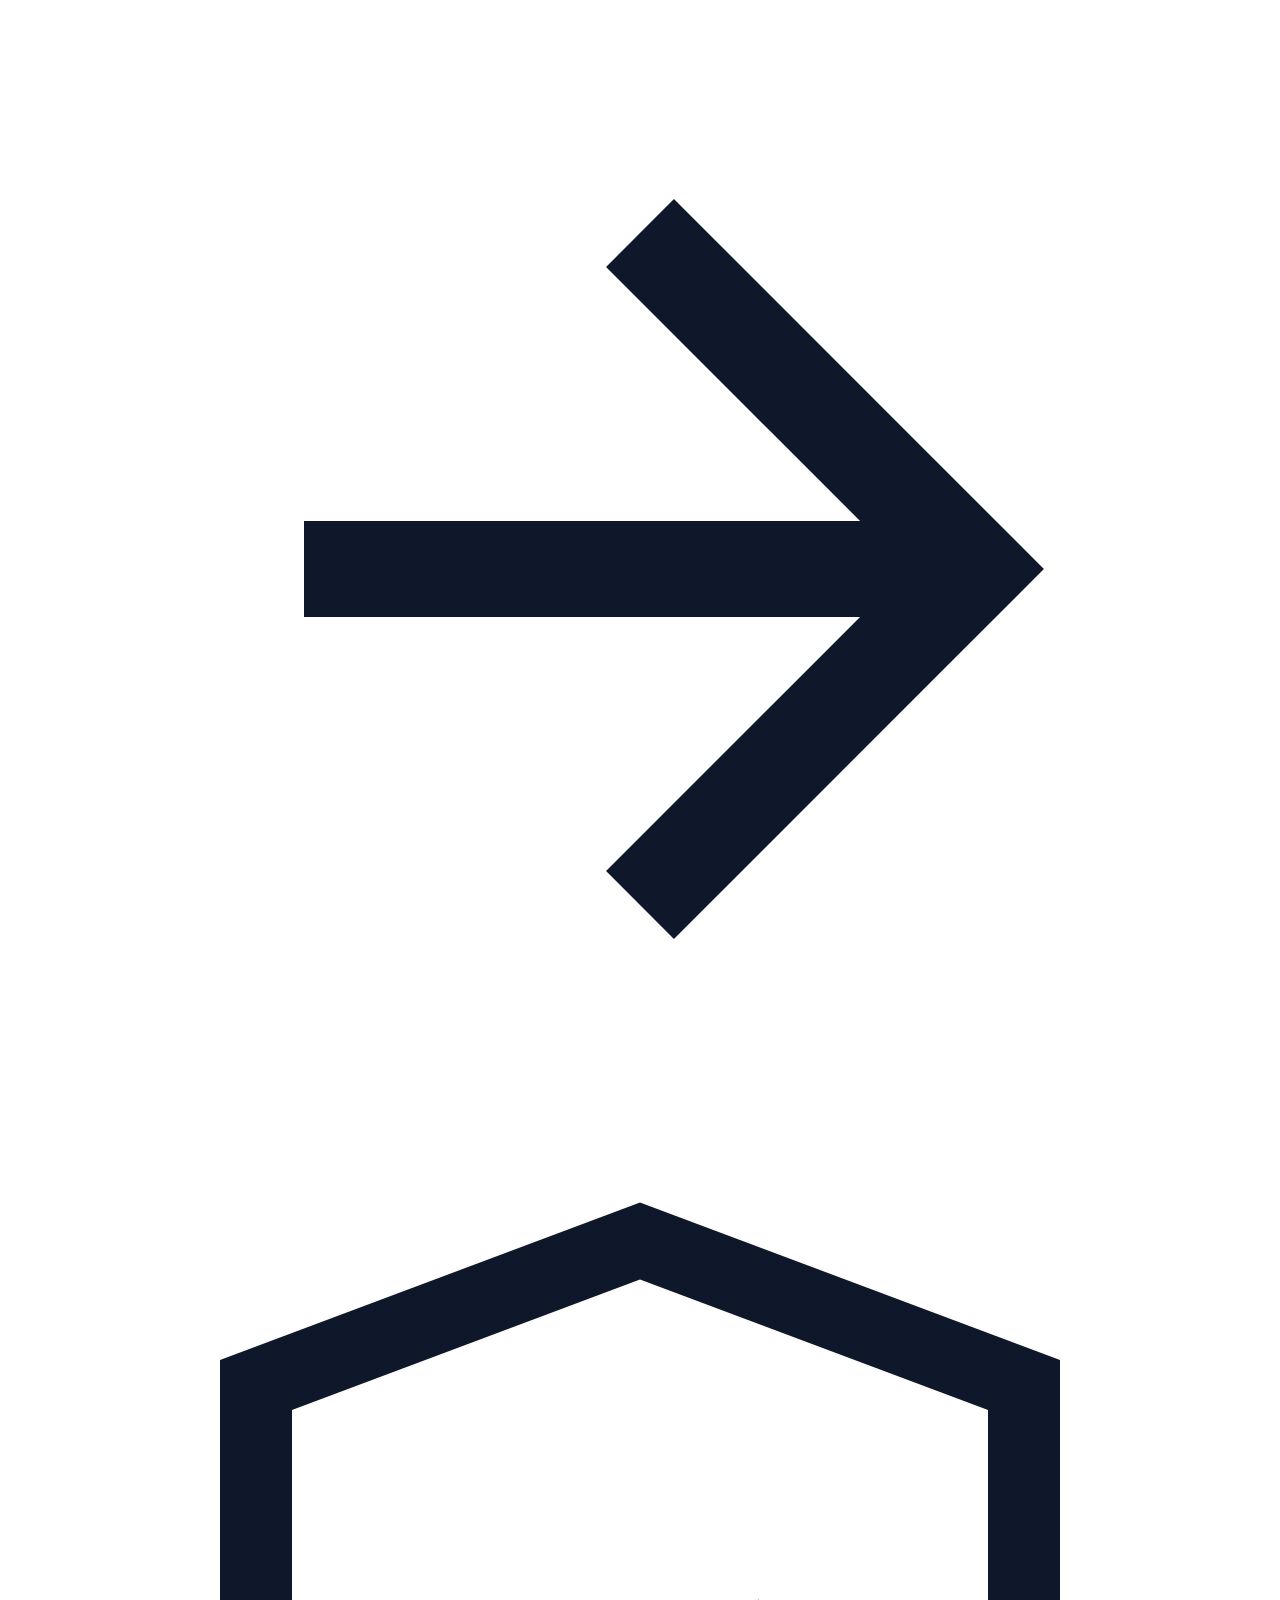
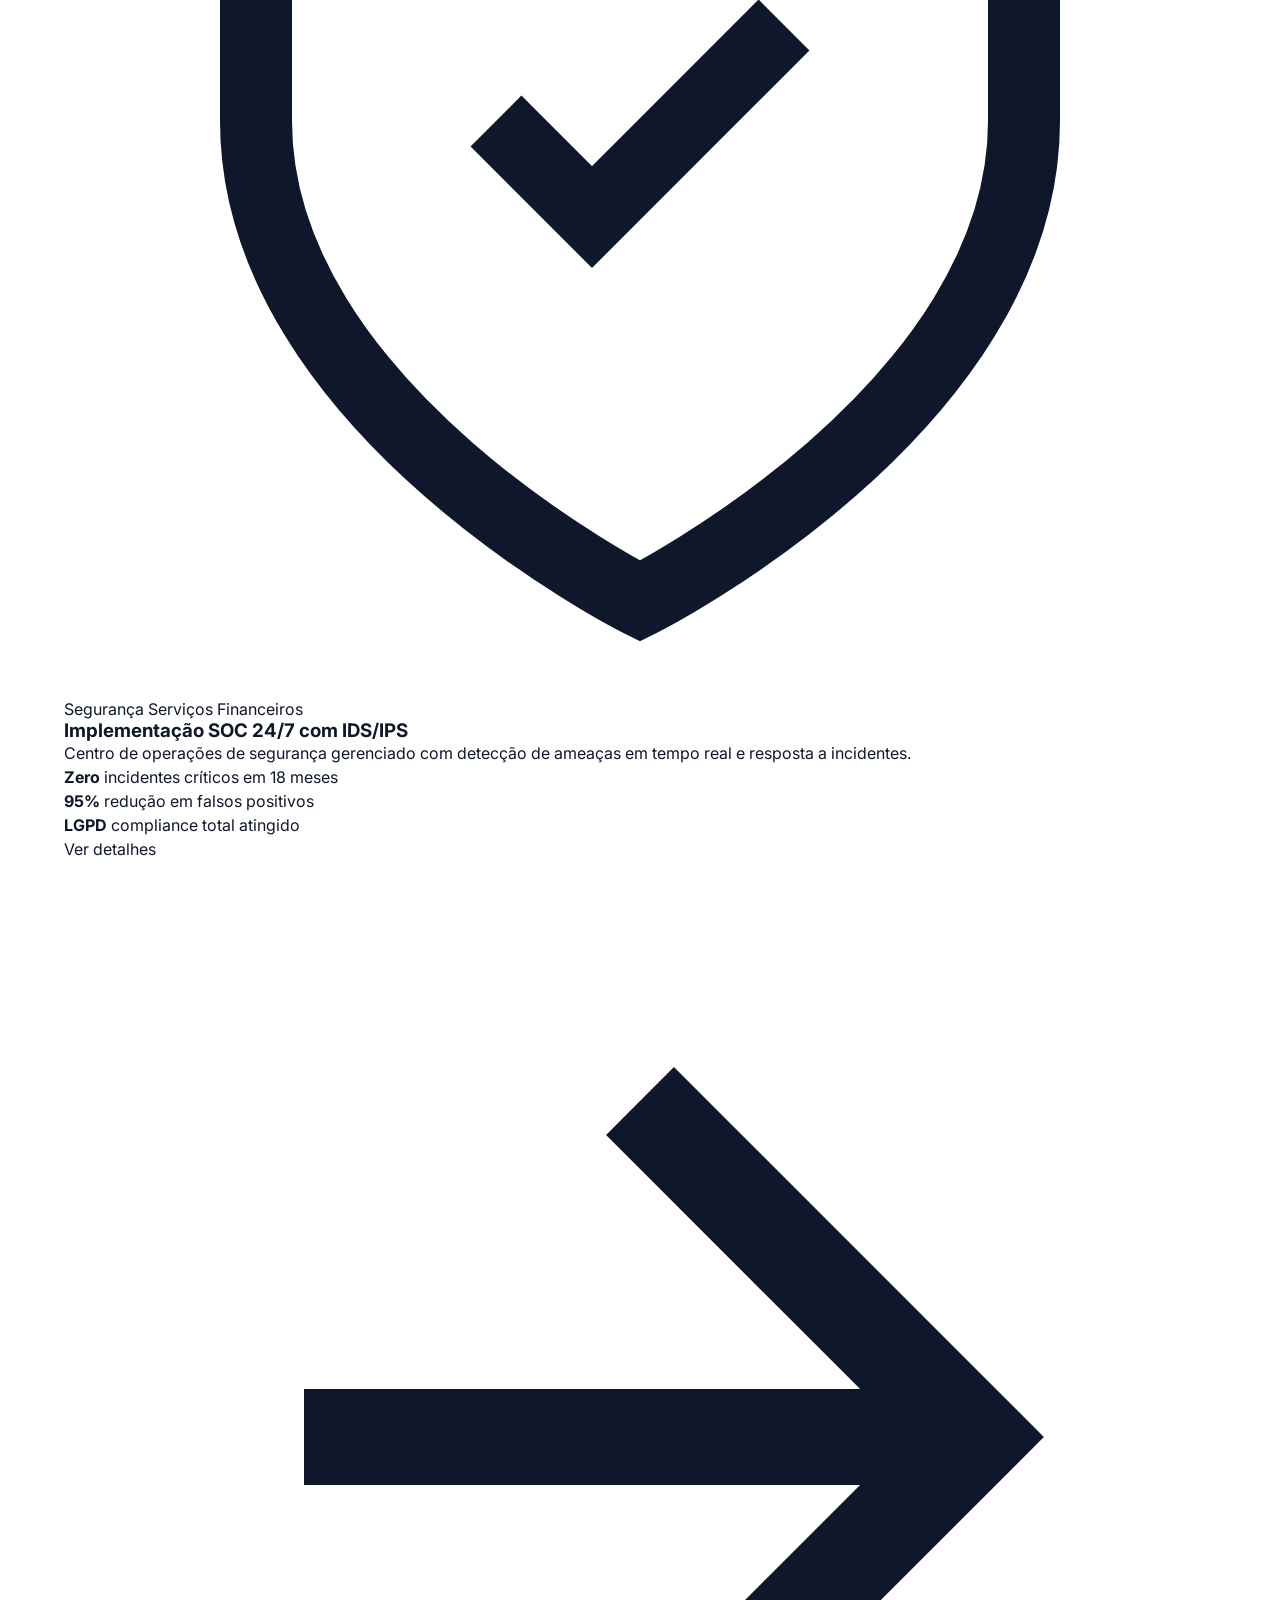
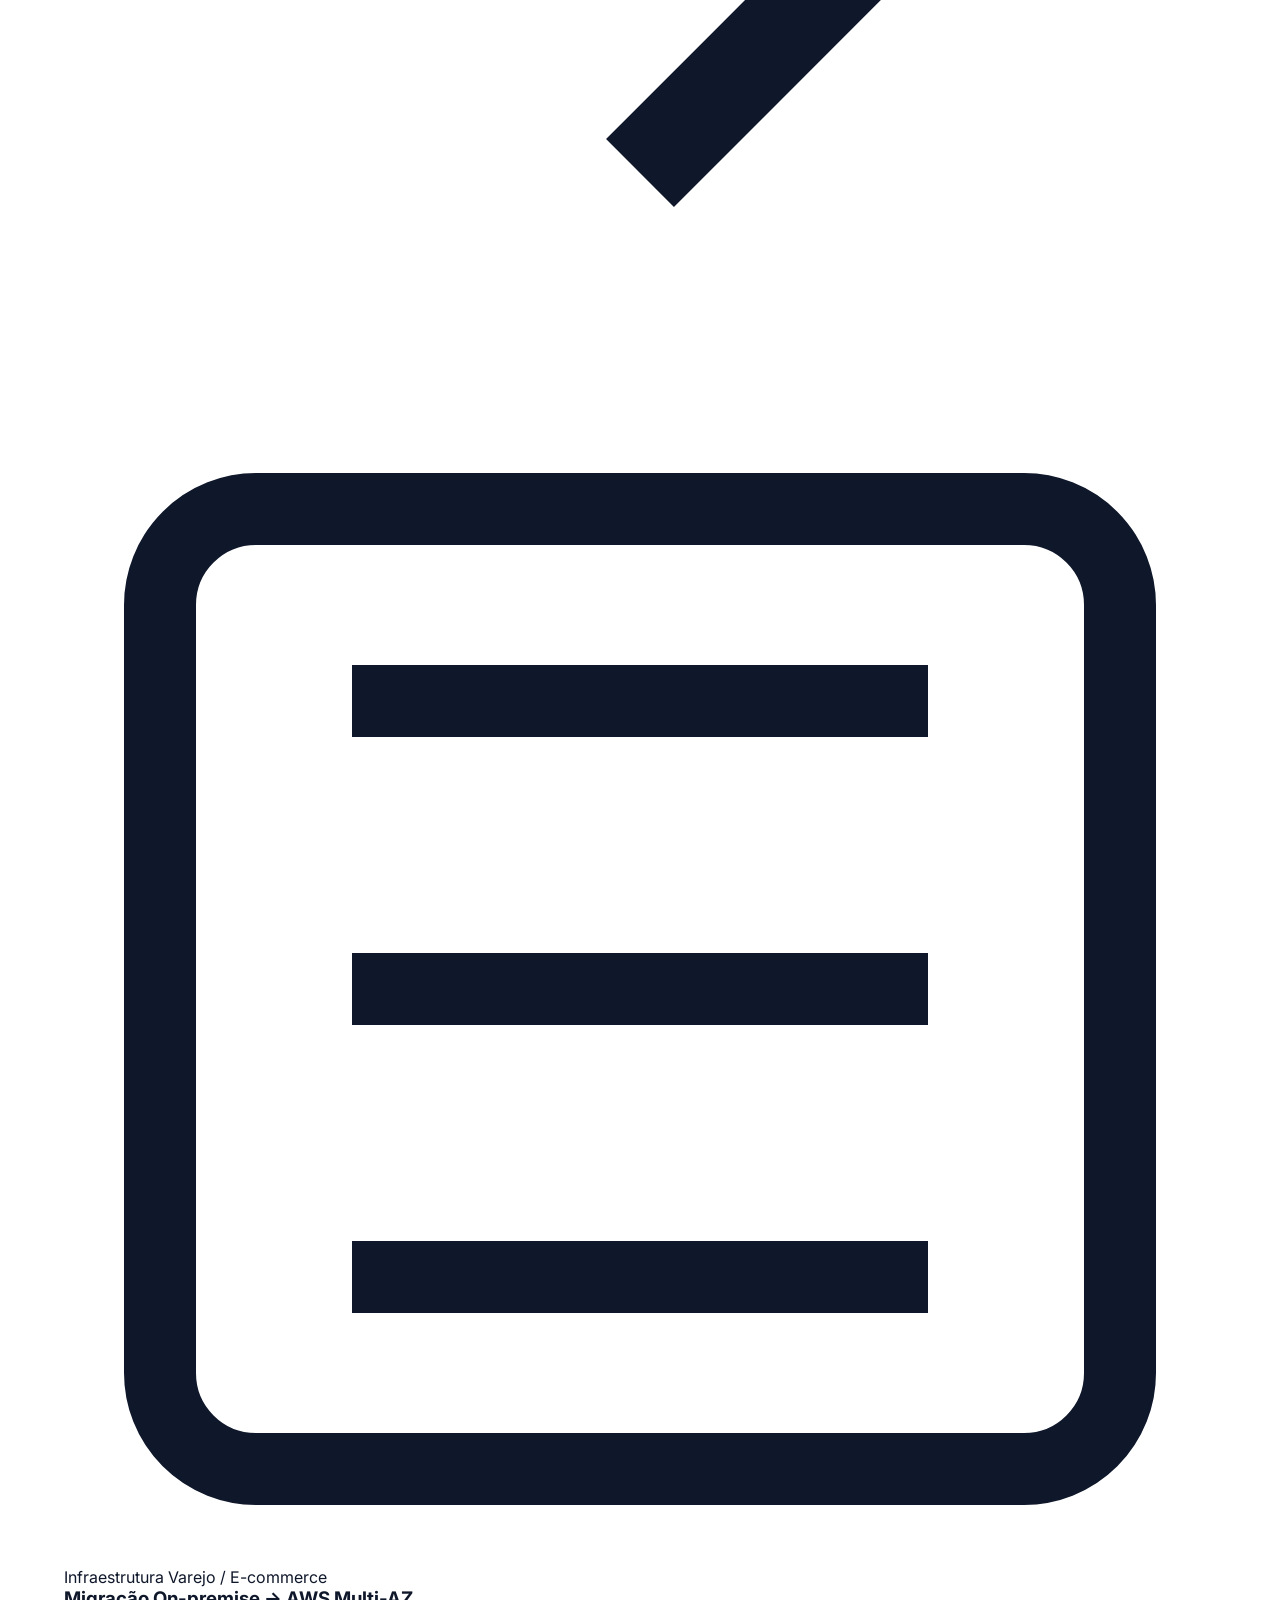
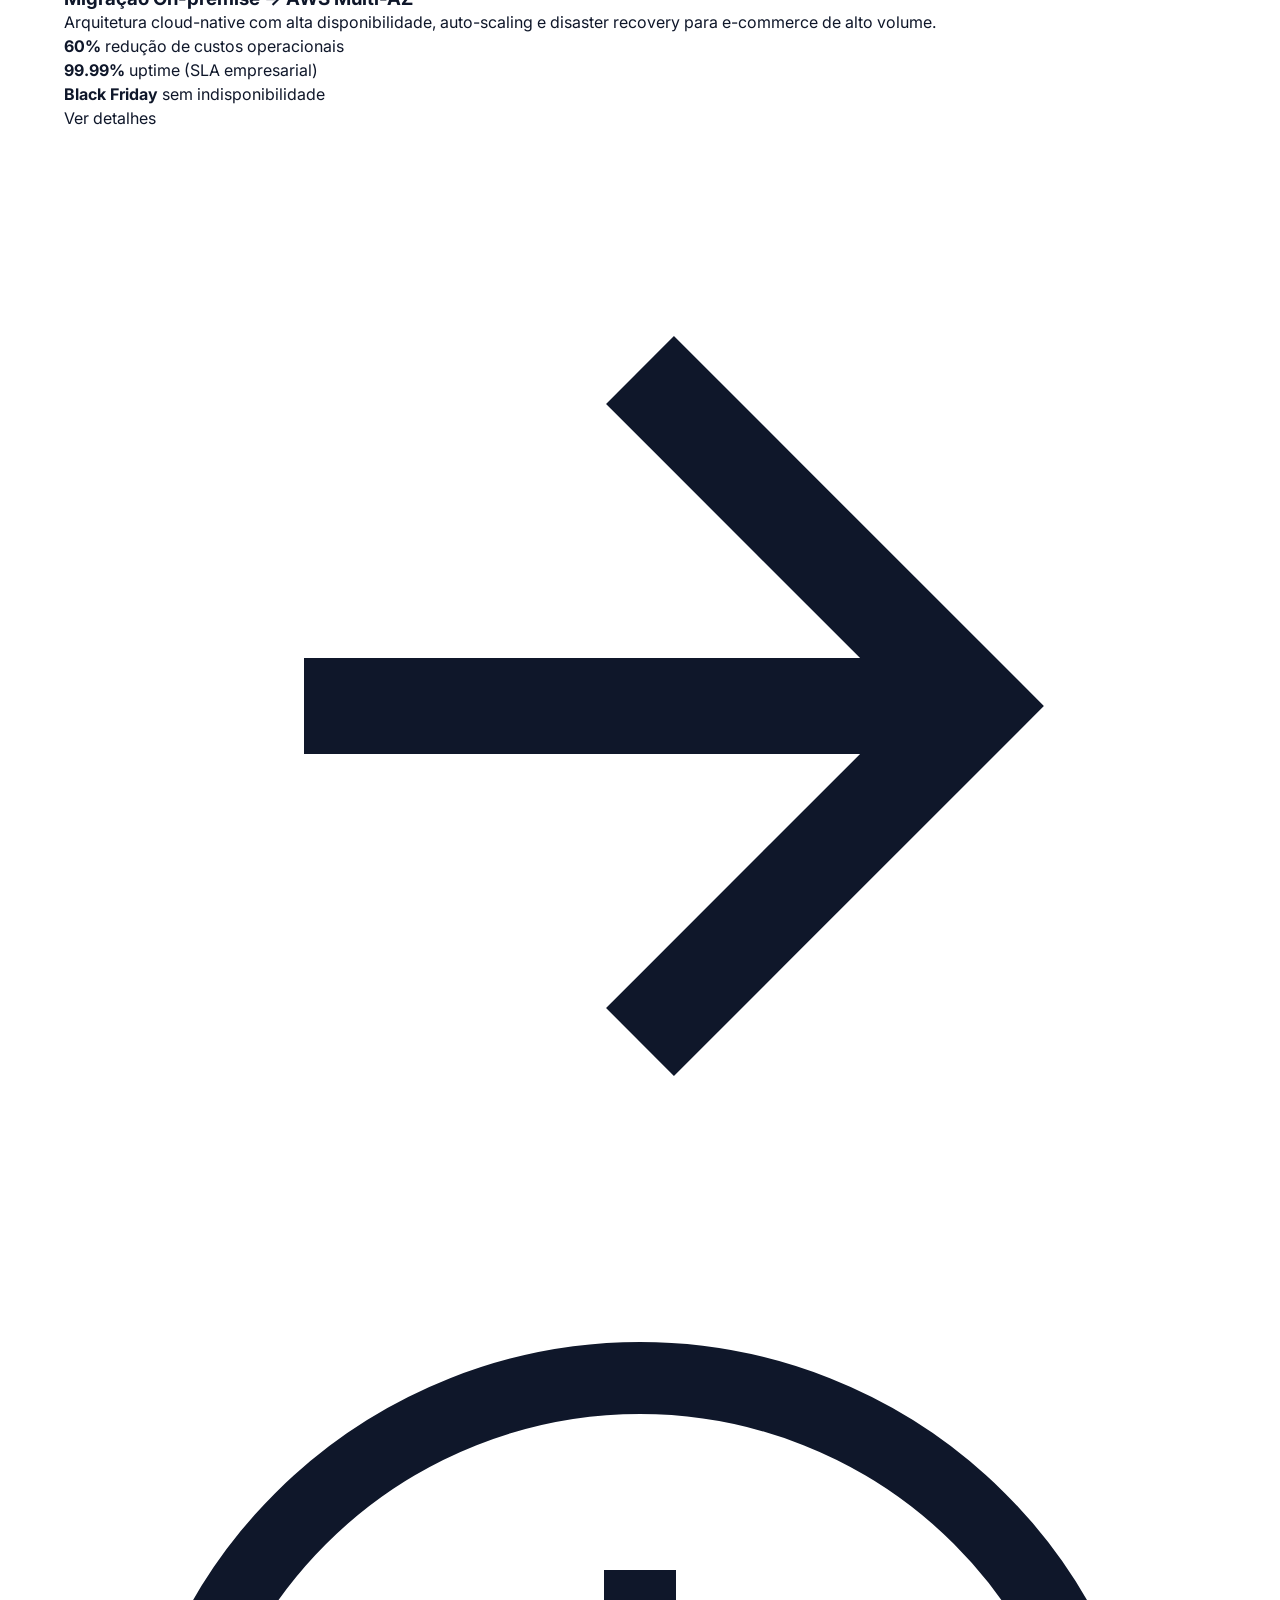
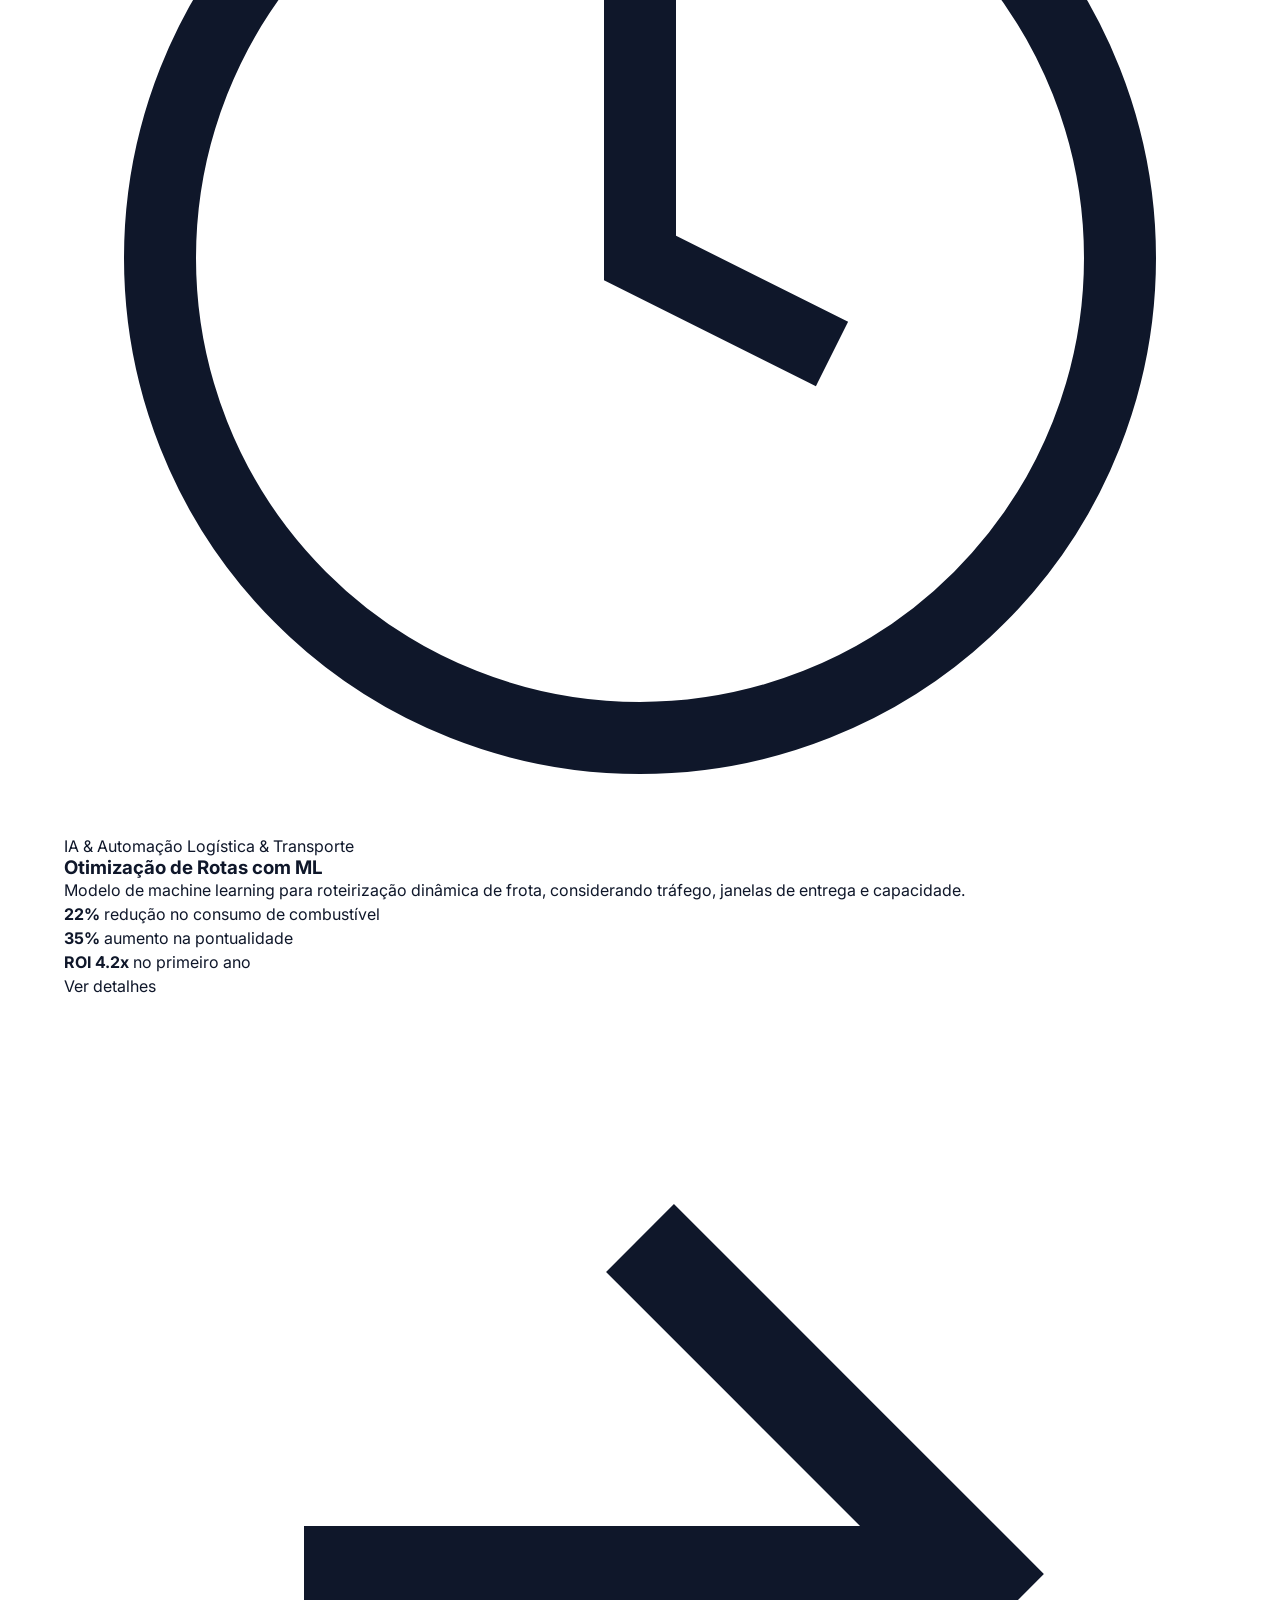
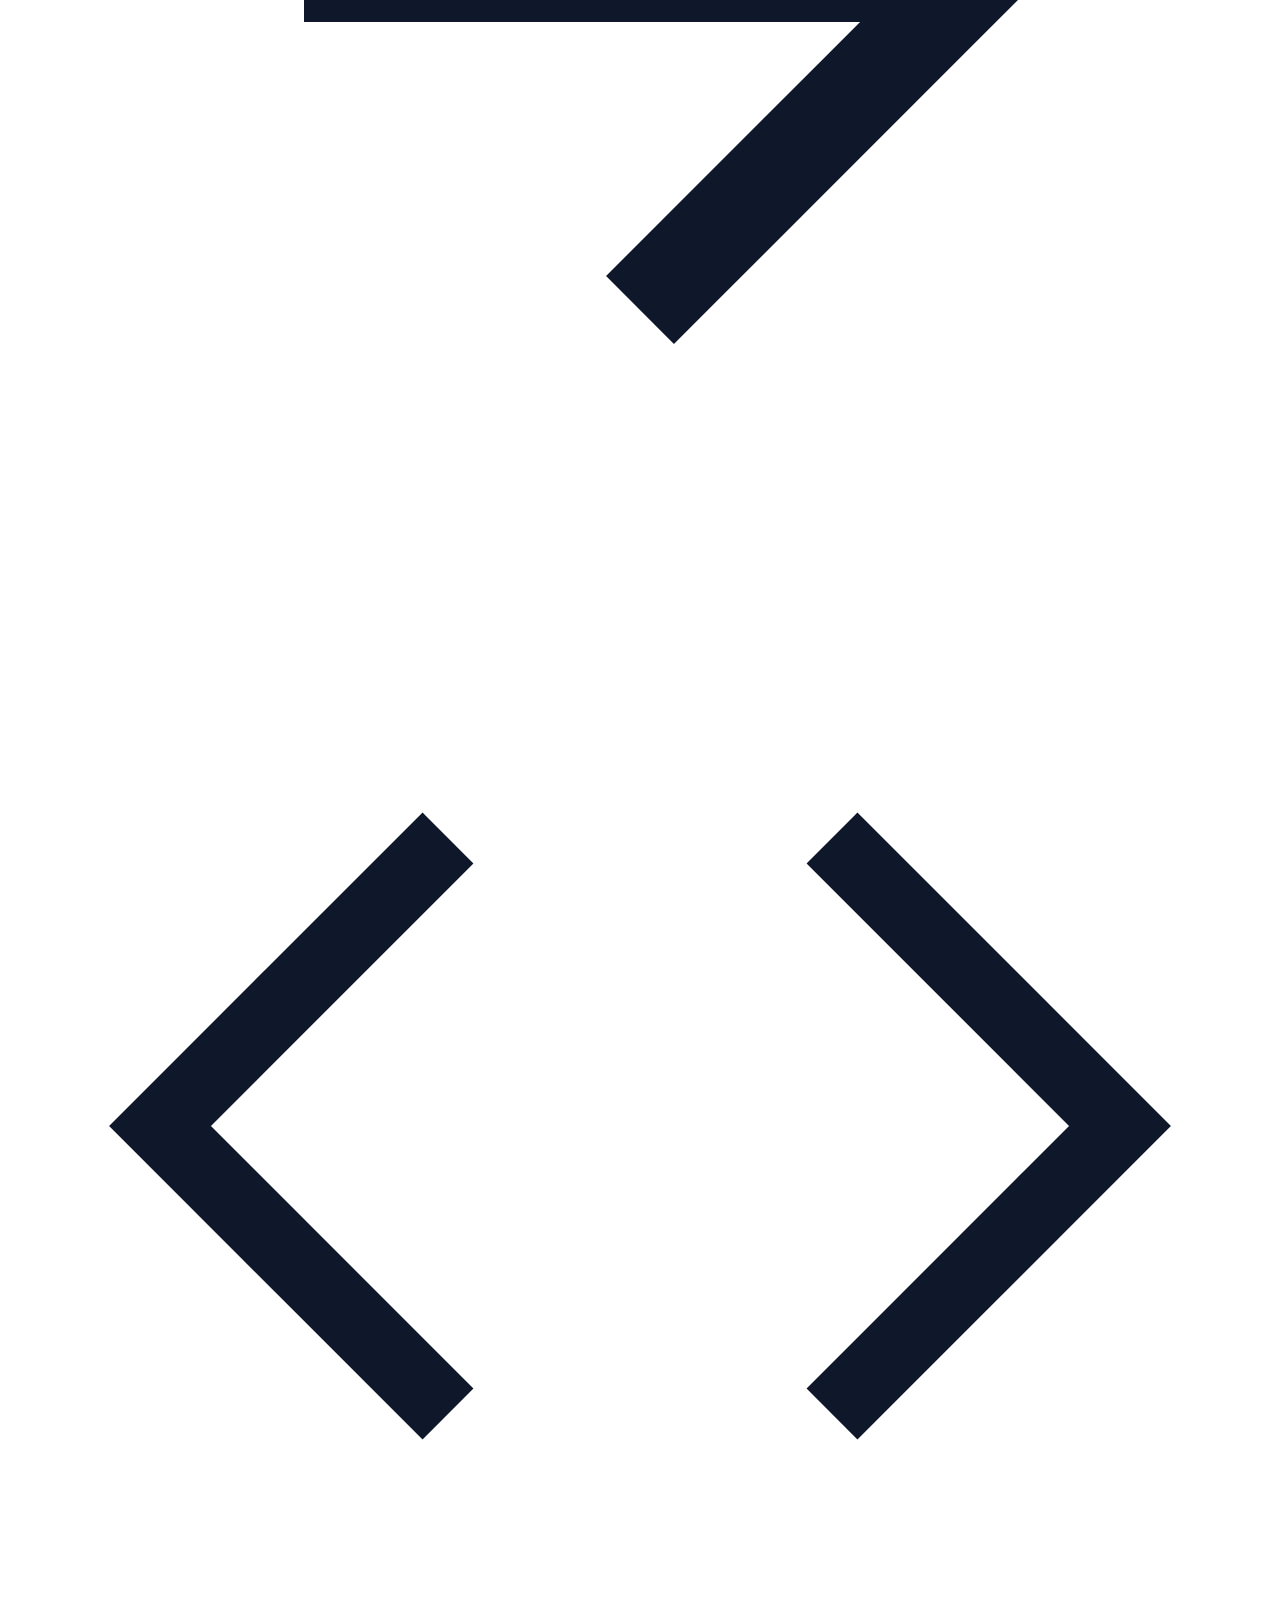
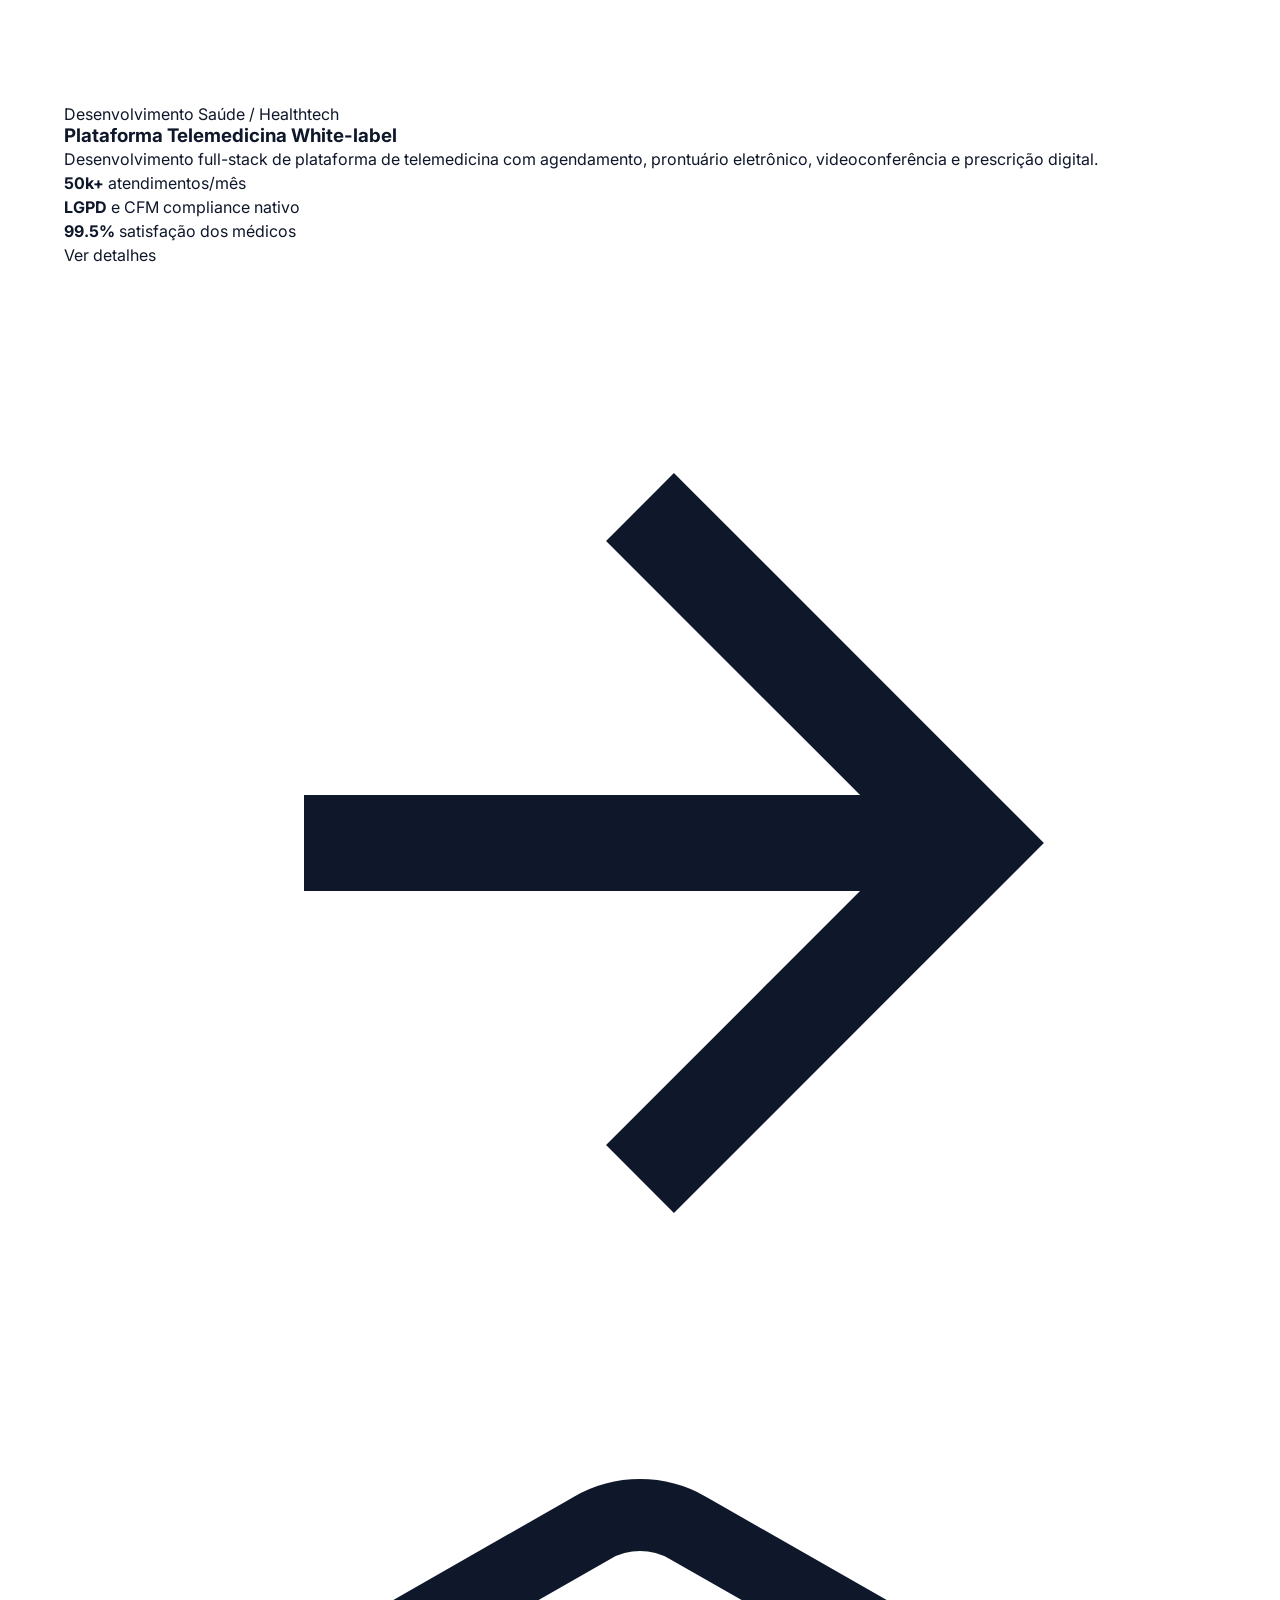
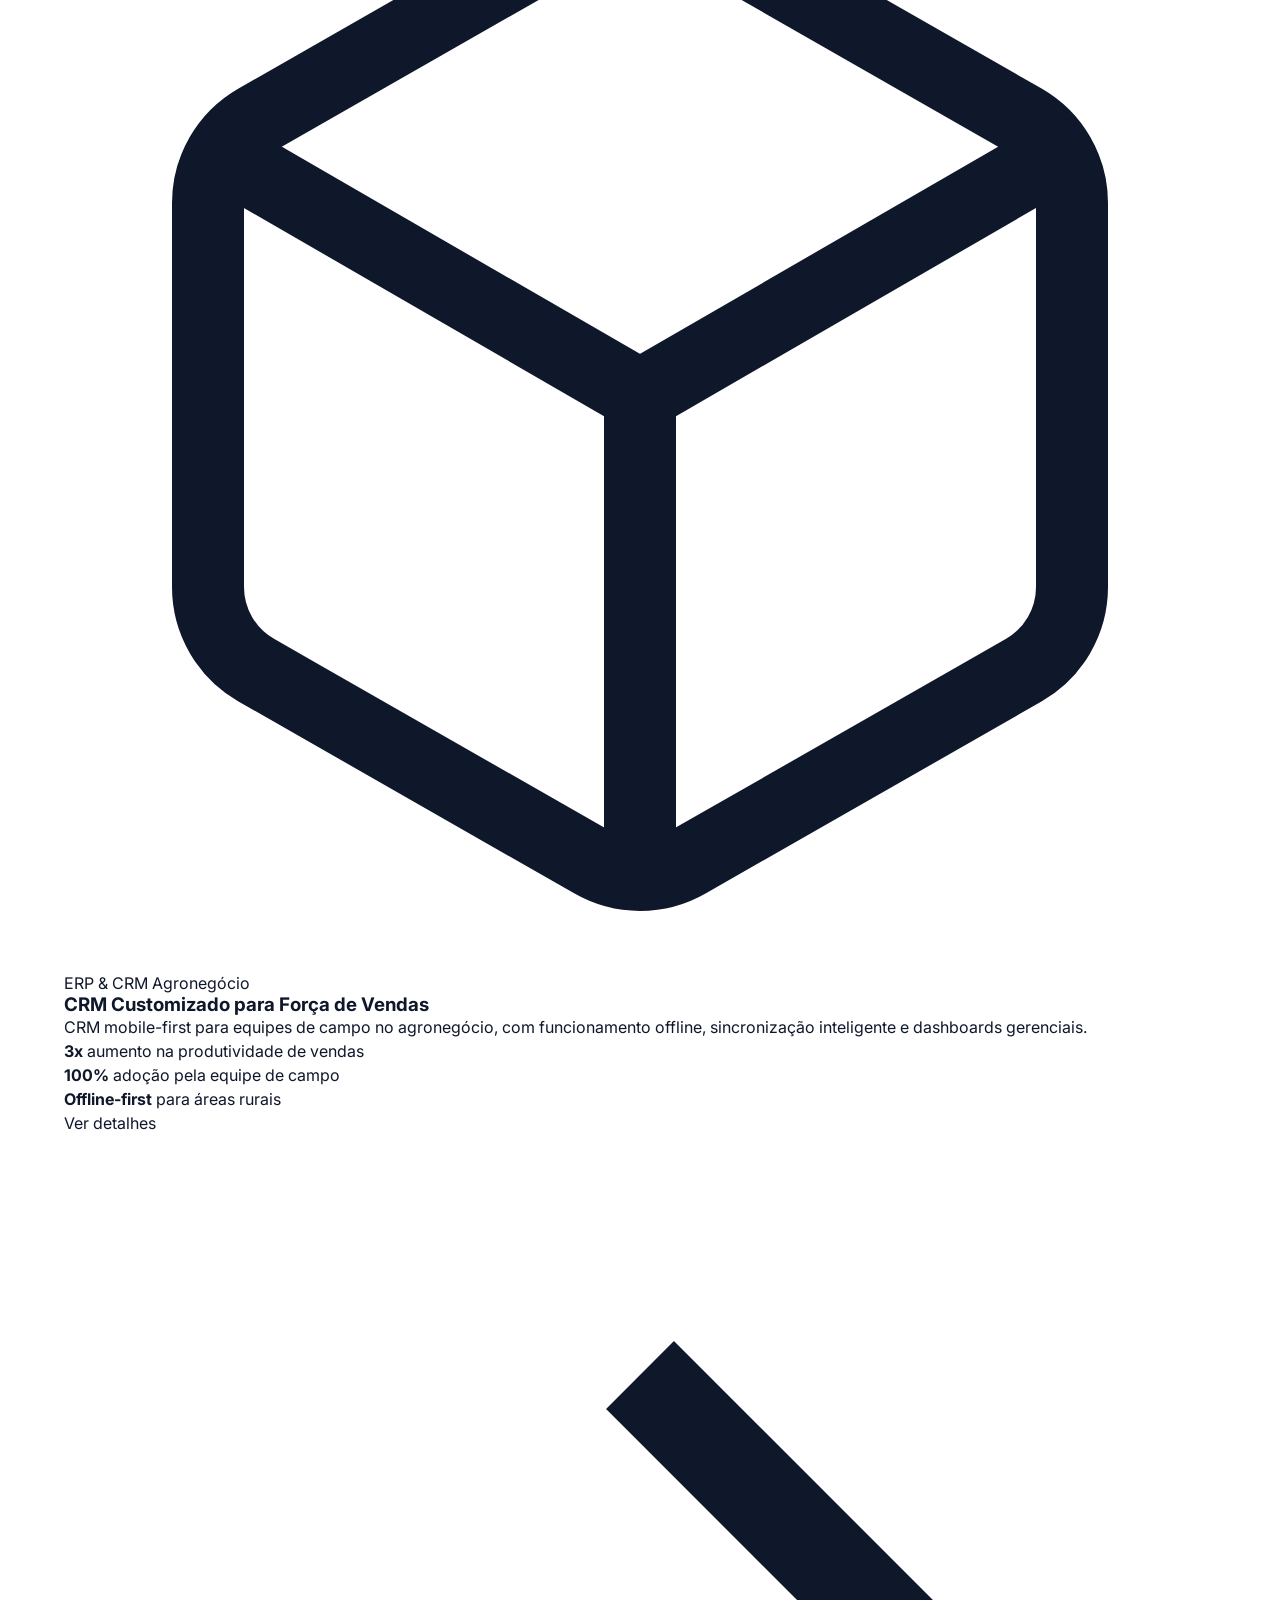
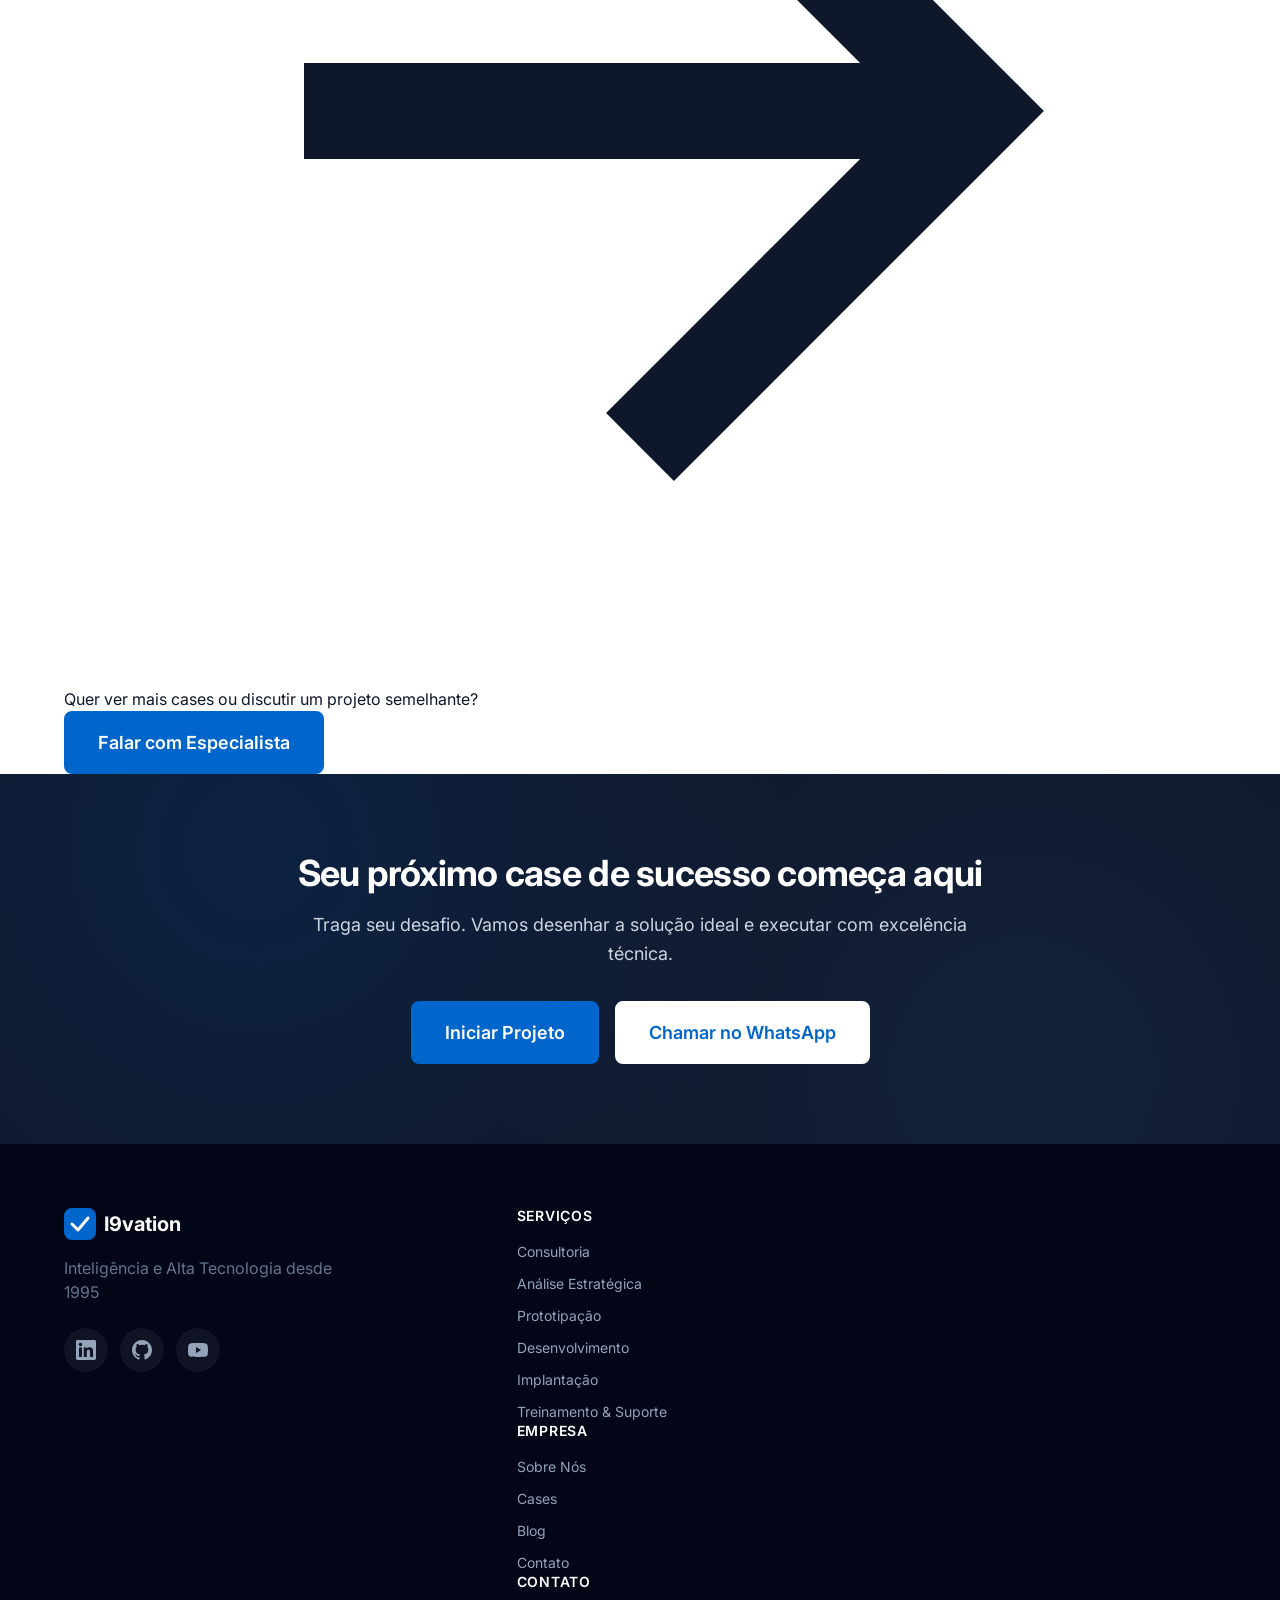
<file: casos.html>
<!DOCTYPE html>
<html lang="pt-BR">
<head>
    <meta charset="UTF-8">
    <meta name="viewport" content="width=device-width, initial-scale=1.0">
    <meta name="description" content="Cases I9vation - Projetos entregues em ERP, CRM, Segurança, IA, Infraestrutura e Desenvolvimento. Resultados reais para empresas de diversos segmentos.">
    <meta name="theme-color" content="#0066CC">
    <title>Cases | I9vation Soluções em Tecnologia</title>
    <link rel="preconnect" href="https://fonts.googleapis.com">
    <link rel="preconnect" href="https://fonts.gstatic.com" crossorigin>
    <link href="https://fonts.googleapis.com/css2?family=Inter:wght@400;500;600;700&display=swap" rel="stylesheet">
    <link rel="stylesheet" href="css/style.css">
    <link rel="icon" type="image/svg+xml" href="images/favicon.svg">
</head>
<body>
    <header class="header" id="header">
        <nav class="nav container" aria-label="Navegação principal">
            <a href="index.html" class="nav__logo" aria-label="I9vation - Página inicial">
                <svg class="nav__logo-icon" viewBox="0 0 32 32" fill="none" aria-hidden="true">
                    <rect width="32" height="32" rx="8" fill="currentColor"/>
                    <path d="M8 16L14 22L24 10" stroke="white" stroke-width="3" stroke-linecap="round" stroke-linejoin="round"/>
                </svg>
                <span class="nav__logo-text">I9vation</span>
            </a>
            <button class="nav__toggle" aria-expanded="false" aria-controls="nav-menu" aria-label="Abrir menu">
                <span class="nav__toggle-icon" aria-hidden="true"></span>
            </button>
            <ul class="nav__menu" id="nav-menu" role="menubar">
                <li role="none"><a href="index.html" class="nav__link" role="menuitem">Início</a></li>
                <li role="none"><a href="servicos/index.html" class="nav__link" role="menuitem">Serviços</a></li>
                <li role="none"><a href="casos.html" class="nav__link nav__link--active" role="menuitem" aria-current="page">Cases</a></li>
                <li role="none"><a href="sobre.html" class="nav__link" role="menuitem">Sobre</a></li>
                <li role="none"><a href="blog/index.html" class="nav__link" role="menuitem">Blog</a></li>
                <li role="none"><a href="contato.html" class="nav__link nav__link--cta" role="menuitem">Fale Conosco</a></li>
            </ul>
        </nav>
    </header>

    <main>
        <section class="page-hero" aria-labelledby="page-hero-title">
            <div class="container">
                <div class="page-hero__content">
                    <nav class="breadcrumb" aria-label="Navegação estrutural">
                        <ol class="breadcrumb__list">
                            <li class="breadcrumb__item"><a href="index.html" class="breadcrumb__link">Início</a></li>
                            <li class="breadcrumb__item"><span class="breadcrumb__current" aria-current="page">Cases</span></li>
                        </ol>
                    </nav>
                    <h1 id="page-hero-title" class="page-hero__title">Cases de Sucesso</h1>
                    <p class="page-hero__subtitle">Resultados reais para empresas que confiaram na I9vation. Cada projeto entrega valor mensurável e transformação tecnológica.</p>
                </div>
            </div>
        </section>

        <section class="cases" aria-labelledby="cases-title">
            <div class="container">
                <header class="section-header">
                    <h2 id="cases-title" class="section-title">Projetos Entregues</h2>
                    <p class="section-subtitle">Uma seleção de casos que demonstram nossa expertise em diferentes tecnologias e setores</p>
                </header>
                <div class="cases__filters" role="group" aria-label="Filtrar cases por categoria">
                    <button class="cases__filter-btn cases__filter-btn--active" data-filter="all" aria-pressed="true">Todos</button>
                    <button class="cases__filter-btn" data-filter="erp" aria-pressed="false">ERP & CRM</button>
                    <button class="cases__filter-btn" data-filter="seguranca" aria-pressed="false">Segurança</button>
                    <button class="cases__filter-btn" data-filter="infra" aria-pressed="false">Infraestrutura</button>
                    <button class="cases__filter-btn" data-filter="ia" aria-pressed="false">IA & Automação</button>
                    <button class="cases__filter-btn" data-filter="desenvolvimento" aria-pressed="false">Desenvolvimento</button>
                </div>
                <div class="cases__grid" role="list">
                    <article class="case-card" data-category="erp" role="listitem">
                        <div class="case-card__image" aria-hidden="true">
                            <div class="case-card__placeholder">
                                <svg viewBox="0 0 24 24" fill="none" stroke="currentColor" stroke-width="1.5"><path d="M21 16V8a2 2 0 0 0-1-1.73l-7-4a2 2 0 0 0-2 0l-7 4A2 2 0 0 0 3 8v8a2 2 0 0 0 1 1.73l7 4a2 2 0 0 0 2 0l7-4A2 2 0 0 0 21 16z"/><polyline points="3.27 6.96 12 12.01 20.73 6.96"/><line x1="12" y1="22.08" x2="12" y2="12"/></svg>
                            </div>
                        </div>
                        <div class="case-card__content">
                            <div class="case-card__meta">
                                <span class="case-card__category">ERP & CRM</span>
                                <span class="case-card__industry">Indústria Química</span>
                            </div>
                            <h3 class="case-card__title">Migração SAP ECC → S/4HANA</h3>
                            <p class="case-card__desc">Modernização completa do ERP com migração de dados, customizações e integrações para indústria química de grande porte.</p>
                            <ul class="case-card__results">
                                <li><strong>40%</strong> redução no tempo de fechamento mensal</li>
                                <li><strong>99.9%</strong> disponibilidade pós-go-live</li>
                                <li><strong>6 meses</strong> de projeto (planejado: 8)</li>
                            </ul>
                            <a href="#" class="case-card__link">Ver detalhes <svg viewBox="0 0 24 24" fill="none" stroke="currentColor" stroke-width="2"><path d="M5 12h14M12 5l7 7-7 7"/></svg></a>
                        </div>
                    </article>

                    <article class="case-card" data-category="seguranca" role="listitem">
                        <div class="case-card__image" aria-hidden="true">
                            <div class="case-card__placeholder">
                                <svg viewBox="0 0 24 24" fill="none" stroke="currentColor" stroke-width="1.5"><path d="M12 22s8-4 8-10V5l-8-3-8 3v7c0 6 8 10 8 10z"/><path d="M9 12l2 2 4-4"/></svg>
                            </div>
                        </div>
                        <div class="case-card__content">
                            <div class="case-card__meta">
                                <span class="case-card__category">Segurança</span>
                                <span class="case-card__industry">Serviços Financeiros</span>
                            </div>
                            <h3 class="case-card__title">Implementação SOC 24/7 com IDS/IPS</h3>
                            <p class="case-card__desc">Centro de operações de segurança gerenciado com detecção de ameaças em tempo real e resposta a incidentes.</p>
                            <ul class="case-card__results">
                                <li><strong>Zero</strong> incidentes críticos em 18 meses</li>
                                <li><strong>95%</strong> redução em falsos positivos</li>
                                <li><strong>LGPD</strong> compliance total atingido</li>
                            </ul>
                            <a href="#" class="case-card__link">Ver detalhes <svg viewBox="0 0 24 24" fill="none" stroke="currentColor" stroke-width="2"><path d="M5 12h14M12 5l7 7-7 7"/></svg></a>
                        </div>
                    </article>

                    <article class="case-card" data-category="infra" role="listitem">
                        <div class="case-card__image" aria-hidden="true">
                            <div class="case-card__placeholder">
                                <svg viewBox="0 0 24 24" fill="none" stroke="currentColor" stroke-width="1.5"><rect x="2" y="2" width="20" height="20" rx="2"/><line x1="6" y1="6" x2="18" y2="6"/><line x1="6" y1="12" x2="18" y2="12"/><line x1="6" y1="18" x2="18" y2="18"/></svg>
                            </div>
                        </div>
                        <div class="case-card__content">
                            <div class="case-card__meta">
                                <span class="case-card__category">Infraestrutura</span>
                                <span class="case-card__industry">Varejo / E-commerce</span>
                            </div>
                            <h3 class="case-card__title">Migração On-premise → AWS Multi-AZ</h3>
                            <p class="case-card__desc">Arquitetura cloud-native com alta disponibilidade, auto-scaling e disaster recovery para e-commerce de alto volume.</p>
                            <ul class="case-card__results">
                                <li><strong>60%</strong> redução de custos operacionais</li>
                                <li><strong>99.99%</strong> uptime (SLA empresarial)</li>
                                <li><strong>Black Friday</strong> sem indisponibilidade</li>
                            </ul>
                            <a href="#" class="case-card__link">Ver detalhes <svg viewBox="0 0 24 24" fill="none" stroke="currentColor" stroke-width="2"><path d="M5 12h14M12 5l7 7-7 7"/></svg></a>
                        </div>
                    </article>

                    <article class="case-card" data-category="ia" role="listitem">
                        <div class="case-card__image" aria-hidden="true">
                            <div class="case-card__placeholder">
                                <svg viewBox="0 0 24 24" fill="none" stroke="currentColor" stroke-width="1.5"><path d="M12 2a10 10 0 1 0 10 10A10 10 0 0 0 12 2z"/><path d="M12 6v6l4 2"/></svg>
                            </div>
                        </div>
                        <div class="case-card__content">
                            <div class="case-card__meta">
                                <span class="case-card__category">IA & Automação</span>
                                <span class="case-card__industry">Logística & Transporte</span>
                            </div>
                            <h3 class="case-card__title">Otimização de Rotas com ML</h3>
                            <p class="case-card__desc">Modelo de machine learning para roteirização dinâmica de frota, considerando tráfego, janelas de entrega e capacidade.</p>
                            <ul class="case-card__results">
                                <li><strong>22%</strong> redução no consumo de combustível</li>
                                <li><strong>35%</strong> aumento na pontualidade</li>
                                <li><strong>ROI 4.2x</strong> no primeiro ano</li>
                            </ul>
                            <a href="#" class="case-card__link">Ver detalhes <svg viewBox="0 0 24 24" fill="none" stroke="currentColor" stroke-width="2"><path d="M5 12h14M12 5l7 7-7 7"/></svg></a>
                        </div>
                    </article>

                    <article class="case-card" data-category="desenvolvimento" role="listitem">
                        <div class="case-card__image" aria-hidden="true">
                            <div class="case-card__placeholder">
                                <svg viewBox="0 0 24 24" fill="none" stroke="currentColor" stroke-width="1.5"><polyline points="16 18 22 12 16 6"/><polyline points="8 18 2 12 8 6"/></svg>
                            </div>
                        </div>
                        <div class="case-card__content">
                            <div class="case-card__meta">
                                <span class="case-card__category">Desenvolvimento</span>
                                <span class="case-card__industry">Saúde / Healthtech</span>
                            </div>
                            <h3 class="case-card__title">Plataforma Telemedicina White-label</h3>
                            <p class="case-card__desc">Desenvolvimento full-stack de plataforma de telemedicina com agendamento, prontuário eletrônico, videoconferência e prescrição digital.</p>
                            <ul class="case-card__results">
                                <li><strong>50k+</strong> atendimentos/mês</li>
                                <li><strong>LGPD</strong> e CFM compliance nativo</li>
                                <li><strong>99.5%</strong> satisfação dos médicos</li>
                            </ul>
                            <a href="#" class="case-card__link">Ver detalhes <svg viewBox="0 0 24 24" fill="none" stroke="currentColor" stroke-width="2"><path d="M5 12h14M12 5l7 7-7 7"/></svg></a>
                        </div>
                    </article>

                    <article class="case-card" data-category="erp" role="listitem">
                        <div class="case-card__image" aria-hidden="true">
                            <div class="case-card__placeholder">
                                <svg viewBox="0 0 24 24" fill="none" stroke="currentColor" stroke-width="1.5"><path d="M21 16V8a2 2 0 0 0-1-1.73l-7-4a2 2 0 0 0-2 0l-7 4A2 2 0 0 0 3 8v8a2 2 0 0 0 1 1.73l7 4a2 2 0 0 0 2 0l7-4A2 2 0 0 0 21 16z"/><polyline points="3.27 6.96 12 12.01 20.73 6.96"/><line x1="12" y1="22.08" x2="12" y2="12"/></svg>
                            </div>
                        </div>
                        <div class="case-card__content">
                            <div class="case-card__meta">
                                <span class="case-card__category">ERP & CRM</span>
                                <span class="case-card__industry">Agronegócio</span>
                            </div>
                            <h3 class="case-card__title">CRM Customizado para Força de Vendas</h3>
                            <p class="case-card__desc">CRM mobile-first para equipes de campo no agronegócio, com funcionamento offline, sincronização inteligente e dashboards gerenciais.</p>
                            <ul class="case-card__results">
                                <li><strong>3x</strong> aumento na produtividade de vendas</li>
                                <li><strong>100%</strong> adoção pela equipe de campo</li>
                                <li><strong>Offline-first</strong> para áreas rurais</li>
                            </ul>
                            <a href="#" class="case-card__link">Ver detalhes <svg viewBox="0 0 24 24" fill="none" stroke="currentColor" stroke-width="2"><path d="M5 12h14M12 5l7 7-7 7"/></svg></a>
                        </div>
                    </article>
                </div>
                <div class="cases__cta">
                    <p>Quer ver mais cases ou discutir um projeto semelhante?</p>
                    <a href="contato.html" class="btn btn--primary btn--lg">Falar com Especialista</a>
                </div>
            </div>
        </section>

        <section class="cta" aria-labelledby="cta-title">
            <div class="container">
                <div class="cta__content">
                    <h2 id="cta-title" class="cta__title">Seu próximo case de sucesso começa aqui</h2>
                    <p class="cta__text">Traga seu desafio. Vamos desenhar a solução ideal e executar com excelência técnica.</p>
                    <div class="cta__actions">
                        <a href="contato.html" class="btn btn--primary btn--lg">Iniciar Projeto</a>
                        <a href="https://wa.me/5511999999999" class="btn btn--white btn--lg" target="_blank" rel="noopener noreferrer">Chamar no WhatsApp</a>
                    </div>
                </div>
            </div>
        </section>
    </main>

    <footer class="footer" role="contentinfo">
        <div class="container">
            <div class="footer__grid">
                <div class="footer__brand">
                    <a href="index.html" class="footer__logo" aria-label="I9vation - Página inicial">
                        <svg class="footer__logo-icon" viewBox="0 0 32 32" fill="none" aria-hidden="true">
                            <rect width="32" height="32" rx="8" fill="currentColor"/>
                            <path d="M8 16L14 22L24 10" stroke="white" stroke-width="3" stroke-linecap="round" stroke-linejoin="round"/>
                        </svg>
                        <span class="footer__logo-text">I9vation</span>
                    </a>
                    <p class="footer__tagline">Inteligência e Alta Tecnologia desde 1995</p>
                    <div class="footer__social" aria-label="Redes sociais">
                        <a href="https://linkedin.com/company/i9vation" class="footer__social-link" target="_blank" rel="noopener noreferrer" aria-label="LinkedIn">
                            <svg viewBox="0 0 24 24" fill="currentColor"><path d="M20.447 20.452h-3.554v-5.569c0-1.328-.027-3.037-1.852-3.037-1.853 0-2.136 1.445-2.136 2.939v5.667H9.351V9h3.414v1.561h.046c.477-.9 1.637-1.85 3.37-1.85 3.601 0 4.267 2.37 4.267 5.455v6.286zM5.337 7.433c-1.144 0-2.063-.926-2.063-2.065 0-1.138.92-2.063 2.063-2.063 1.14 0 2.064.925 2.064 2.063 0 1.139-.925 2.065-2.064 2.065zm1.782 13.019H3.555V9h3.564v11.452zM22.225 0H1.771C.792 0 0 .774 0 1.729v20.542C0 23.227.792 24 1.771 24h20.451C23.2 24 24 23.227 24 22.271V1.729C24 .774 23.2 0 22.222 0h.003z"/></svg>
                        </a>
                        <a href="https://github.com/i9vation" class="footer__social-link" target="_blank" rel="noopener noreferrer" aria-label="GitHub">
                            <svg viewBox="0 0 24 24" fill="currentColor"><path d="M12 0C5.374 0 0 5.373 0 12c0 5.302 3.438 9.8 8.207 11.387.599.111.793-.261.793-.577v-2.234c-3.338.726-4.033-1.416-4.033-1.416-.546-1.387-1.333-1.756-1.333-1.756-1.089-.745.083-.729.083-.729 1.205.084 1.839 1.237 1.839 1.237 1.07 1.834 2.807 1.304 3.492.997.107-.775.418-1.305.762-1.604-2.665-.305-5.467-1.334-5.467-5.931 0-1.311.469-2.381 1.236-3.221-.124-.303-.535-1.524.117-3.176 0 0 1.008-.322 3.301 1.23A11.509 11.509 0 0112 5.803c1.02.005 2.047.138 3.006.404 2.291-1.552 3.297-1.23 3.297-1.23.653 1.653.242 2.874.118 3.176.77.84 1.235 1.911 1.235 3.221 0 4.609-2.807 5.624-5.479 5.921.43.372.823 1.102.823 2.222v3.293c0 .319.192.694.801.576C20.566 21.797 24 17.3 24 12c0-6.627-5.373-12-12-12z"/></svg>
                        </a>
                        <a href="https://youtube.com/@i9vation" class="footer__social-link" target="_blank" rel="noopener noreferrer" aria-label="YouTube">
                            <svg viewBox="0 0 24 24" fill="currentColor"><path d="M23.498 6.186a3.016 3.016 0 0 0-2.122-2.136C19.505 3.545 12 3.545 12 3.545s-7.505 0-9.377.505A3.017 3.017 0 0 0 .502 6.186C0 8.07 0 12 0 12s0 3.93.502 5.814a3.016 3.016 0 0 0 2.122 2.136c1.871.505 9.376.505 9.376.505s7.505 0 9.377-.505a3.015 3.015 0 0 0 2.122-2.136C24 15.93 24 12 24 12s0-3.93-.502-5.814zM9.545 15.568V8.432L15.818 12l-6.273 3.568z"/></svg>
                        </a>
                    </div>
                </div>
                <nav class="footer__nav" aria-label="Navegação do rodapé">
                    <div class="footer__nav-col">
                        <h4>Serviços</h4>
                        <ul>
                            <li><a href="servicos/index.html#consultoria">Consultoria</a></li>
                            <li><a href="servicos/index.html#analise">Análise Estratégica</a></li>
                            <li><a href="servicos/index.html#prototipacao">Prototipação</a></li>
                            <li><a href="servicos/index.html#desenvolvimento">Desenvolvimento</a></li>
                            <li><a href="servicos/index.html#implantacao">Implantação</a></li>
                            <li><a href="servicos/index.html#suporte">Treinamento & Suporte</a></li>
                        </ul>
                    </div>
                    <div class="footer__nav-col">
                        <h4>Empresa</h4>
                        <ul>
                            <li><a href="sobre.html">Sobre Nós</a></li>
                            <li><a href="casos.html">Cases</a></li>
                            <li><a href="blog/index.html">Blog</a></li>
                            <li><a href="contato.html">Contato</a></li>
                        </ul>
                    </div>
                    <div class="footer__nav-col">
                        <h4>Contato</h4>
                        <ul>
                            <li><a href="https://wa.me/5511999999999" target="_blank" rel="noopener noreferrer">WhatsApp: (11) 99999-9999</a></li>
                            <li><a href="mailto:contato@i9vation.com">contato@i9vation.com</a></li>
                            <li>São Paulo - SP</li>
                        </ul>
                    </div>
                </nav>
            </div>
            <div class="footer__bottom">
                <p>&copy; 2025 I9vation Soluções em Tecnologia. Todos os direitos reservados.</p>
                <div class="footer__legal">
                    <a href="/politica-privacidade.html">Política de Privacidade</a>
                    <a href="/termos-uso.html">Termos de Uso</a>
                    <a href="/lgpd.html">LGPD</a>
                </div>
            </div>
        </div>
    </footer>

    <script src="js/main.js"></script>
</body>
</html>
</file>
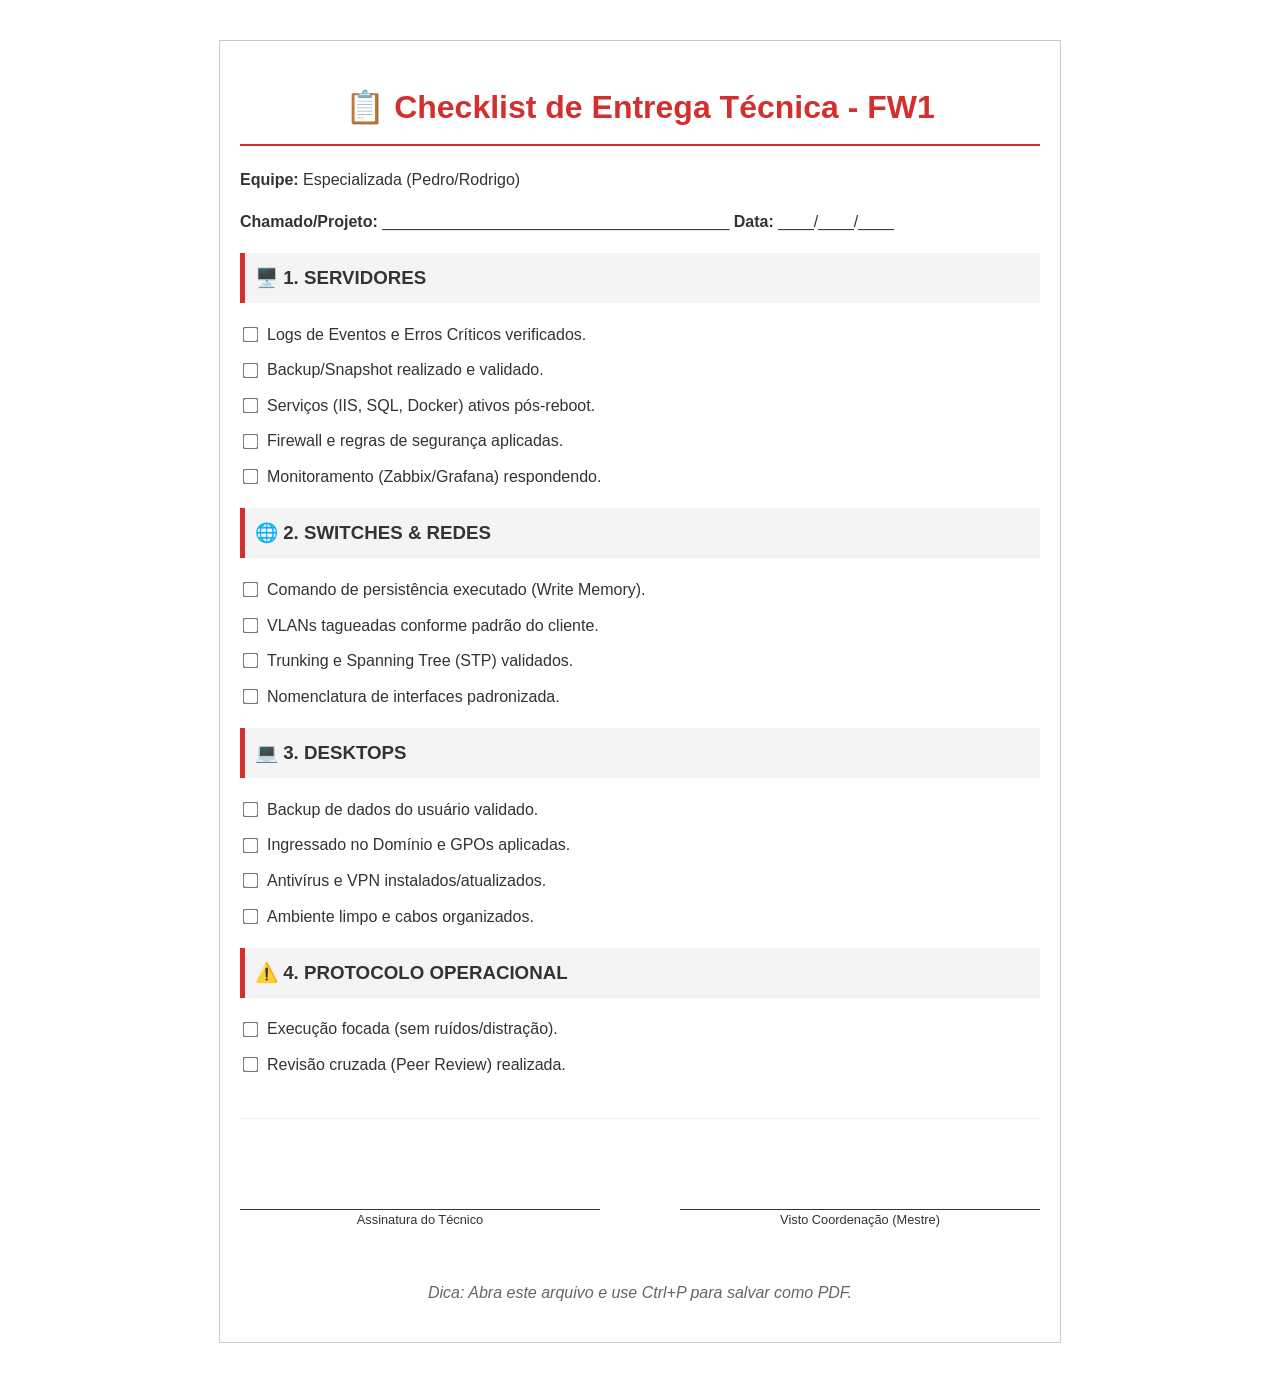
<file: checklist_fw1.html>
<!DOCTYPE html>
<html lang="pt-br">
<head>
    <meta charset="UTF-8">
    <title>Checklist Técnico FW1</title>
    <style>
        body { font-family: sans-serif; line-height: 1.6; color: #333; max-width: 800px; margin: 40px auto; padding: 20px; border: 1px solid #ccc; }
        h1 { text-align: center; color: #d32f2f; border-bottom: 2px solid #d32f2f; padding-bottom: 10px; }
        h3 { background: #f4f4f4; padding: 10px; border-left: 5px solid #d32f2f; }
        .item { margin-bottom: 10px; display: flex; align-items: center; }
        input[type="checkbox"] { margin-right: 10px; transform: scale(1.2); }
        .footer { margin-top: 40px; border-top: 1px solid #eee; padding-top: 20px; }
        .sign { margin-top: 30px; display: flex; justify-content: space-between; }
        .line { border-top: 1px solid #333; width: 45%; text-align: center; font-size: 0.8em; margin-top: 40px; }
        @media print { body { border: none; margin: 0; } .no-print { display: none; } }
    </style>
</head>
<body>
    <h1>📋 Checklist de Entrega Técnica - FW1</h1>
    <p><strong>Equipe:</strong> Especializada (Pedro/Rodrigo)</p>
    <p><strong>Chamado/Projeto:</strong> _______________________________________ <strong>Data:</strong> ____/____/____</p>

    <h3>🖥️ 1. SERVIDORES</h3>
    <div class="item"><input type="checkbox"> Logs de Eventos e Erros Críticos verificados.</div>
    <div class="item"><input type="checkbox"> Backup/Snapshot realizado e validado.</div>
    <div class="item"><input type="checkbox"> Serviços (IIS, SQL, Docker) ativos pós-reboot.</div>
    <div class="item"><input type="checkbox"> Firewall e regras de segurança aplicadas.</div>
    <div class="item"><input type="checkbox"> Monitoramento (Zabbix/Grafana) respondendo.</div>

    <h3>🌐 2. SWITCHES & REDES</h3>
    <div class="item"><input type="checkbox"> Comando de persistência executado (Write Memory).</div>
    <div class="item"><input type="checkbox"> VLANs tagueadas conforme padrão do cliente.</div>
    <div class="item"><input type="checkbox"> Trunking e Spanning Tree (STP) validados.</div>
    <div class="item"><input type="checkbox"> Nomenclatura de interfaces padronizada.</div>

    <h3>💻 3. DESKTOPS</h3>
    <div class="item"><input type="checkbox"> Backup de dados do usuário validado.</div>
    <div class="item"><input type="checkbox"> Ingressado no Domínio e GPOs aplicadas.</div>
    <div class="item"><input type="checkbox"> Antivírus e VPN instalados/atualizados.</div>
    <div class="item"><input type="checkbox"> Ambiente limpo e cabos organizados.</div>

    <h3>⚠️ 4. PROTOCOLO OPERACIONAL</h3>
    <div class="item"><input type="checkbox"> Execução focada (sem ruídos/distração).</div>
    <div class="item"><input type="checkbox"> Revisão cruzada (Peer Review) realizada.</div>

    <div class="footer">
        <div class="sign">
            <div class="line">Assinatura do Técnico</div>
            <div class="line">Visto Coordenação (Mestre)</div>
        </div>
    </div>

    <p class="no-print" style="margin-top:50px; text-align:center; color: #666;">
        <em>Dica: Abra este arquivo e use Ctrl+P para salvar como PDF.</em>
    </p>
</body>
</html>
</file>
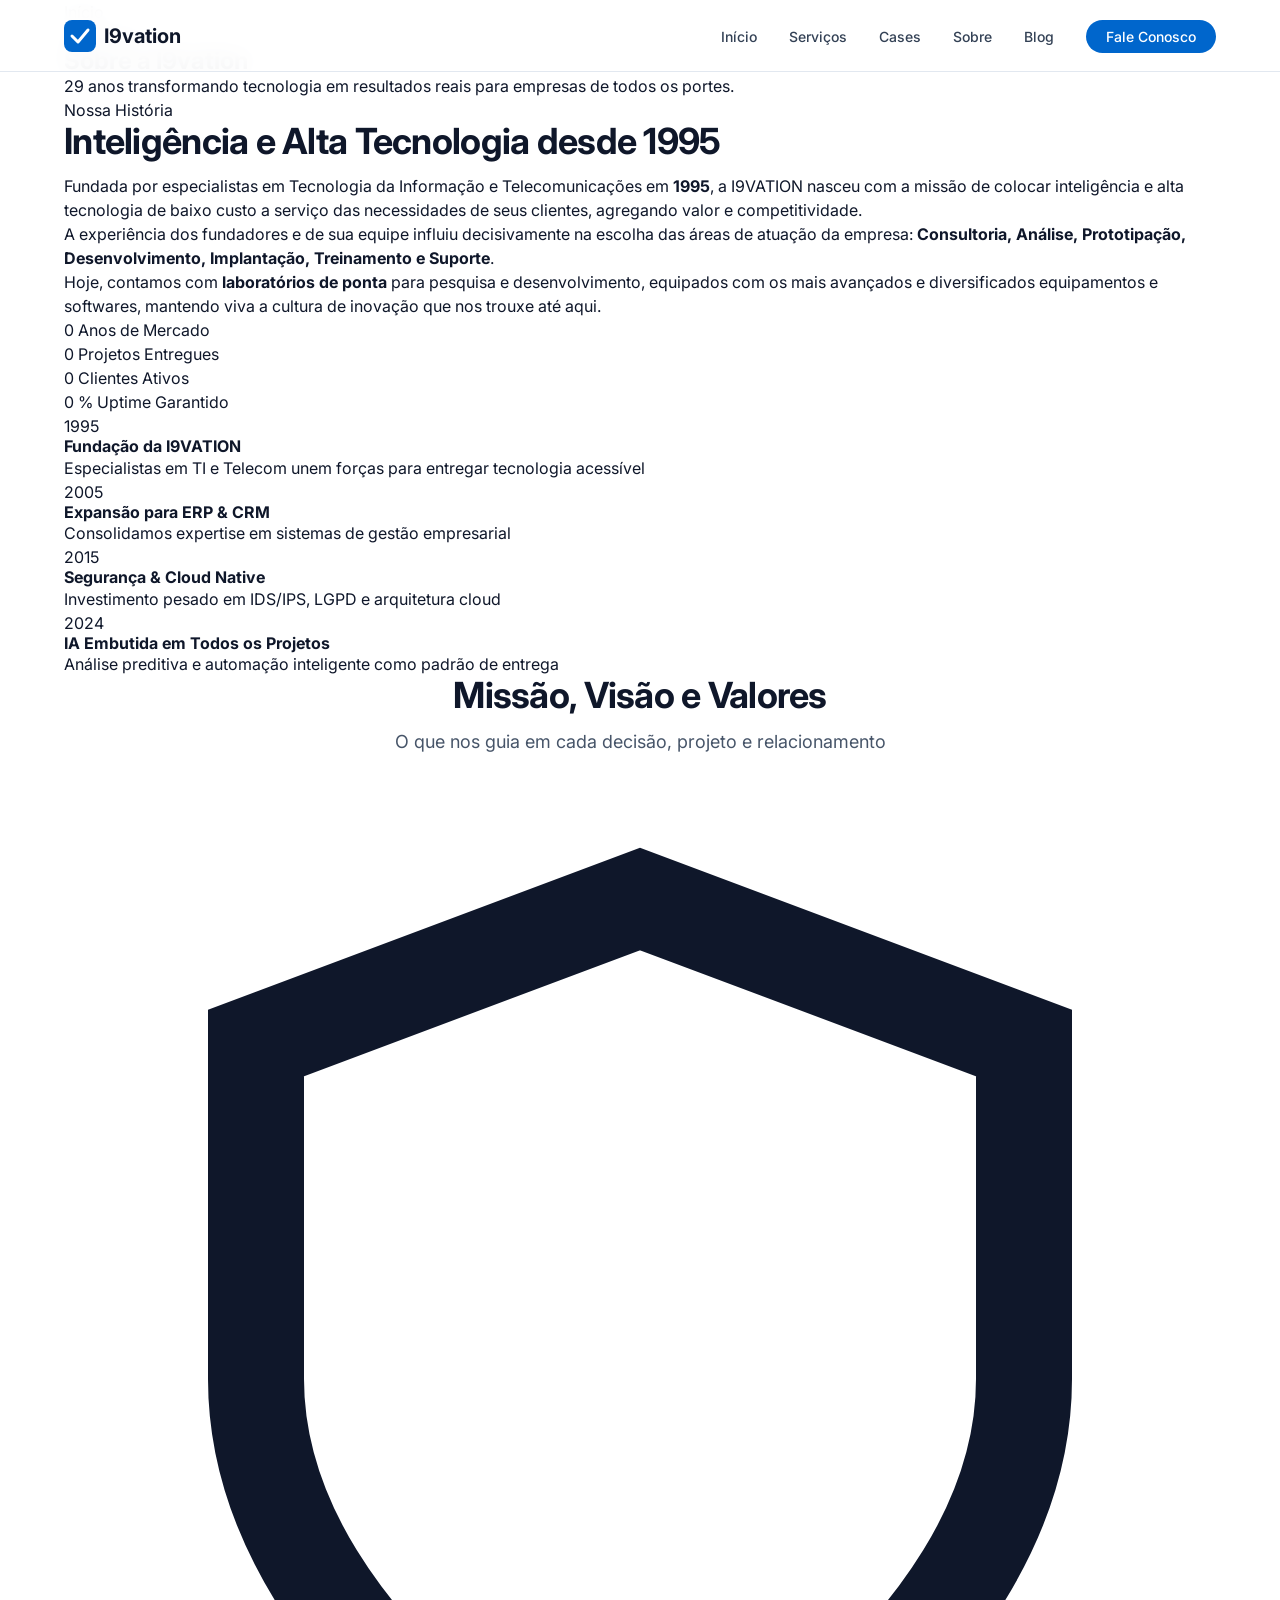
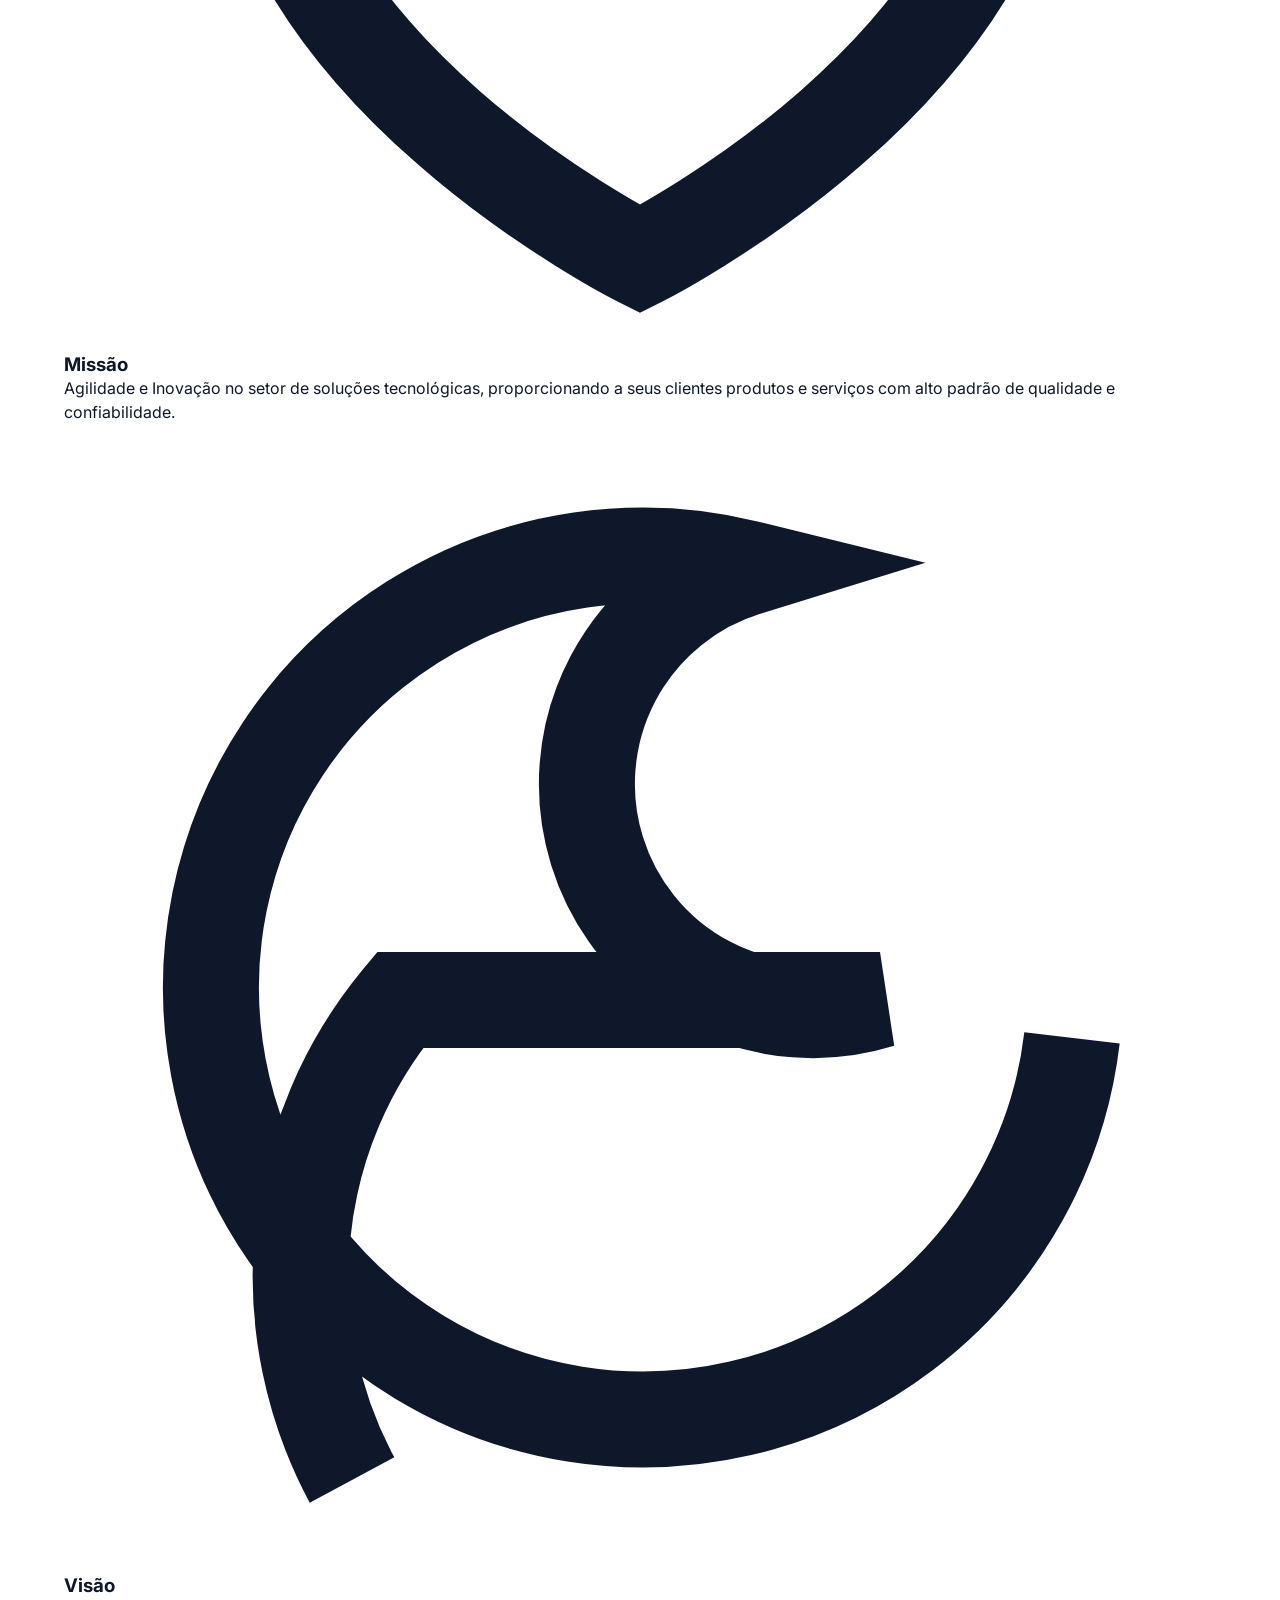
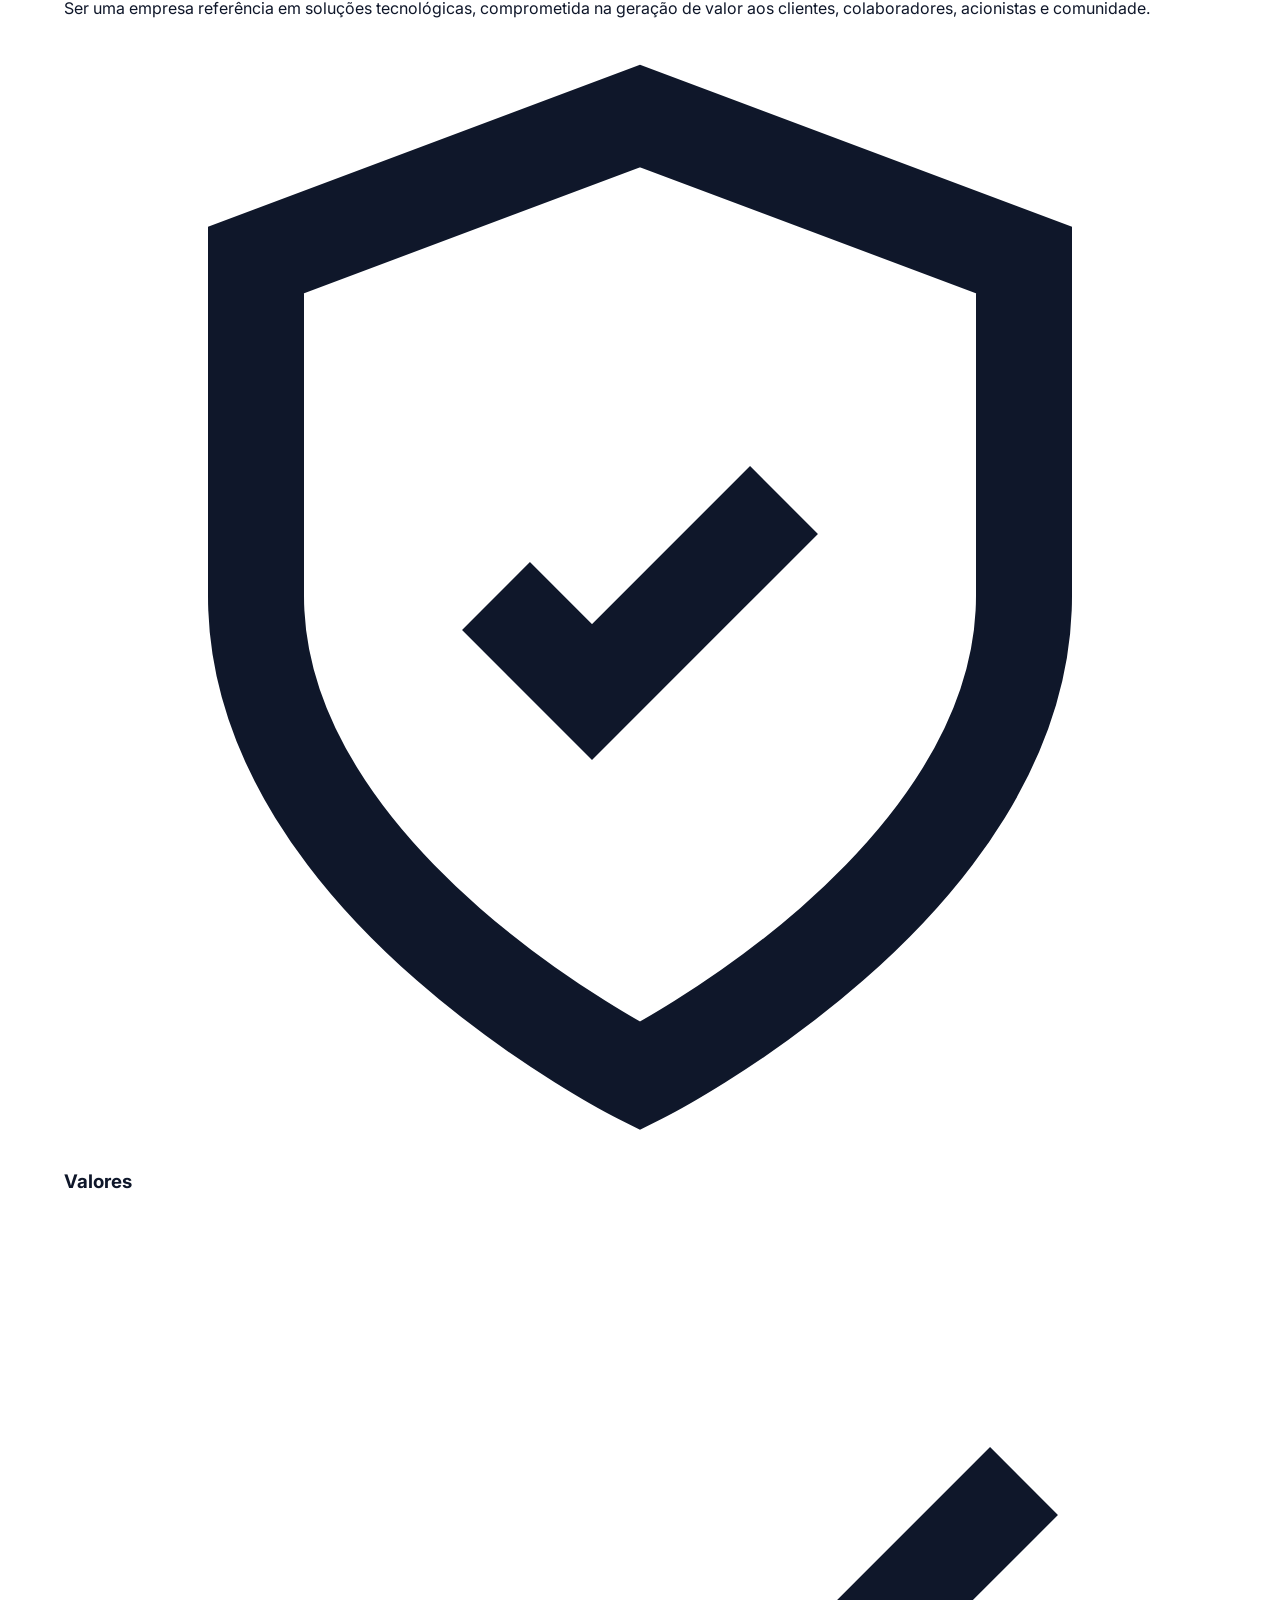
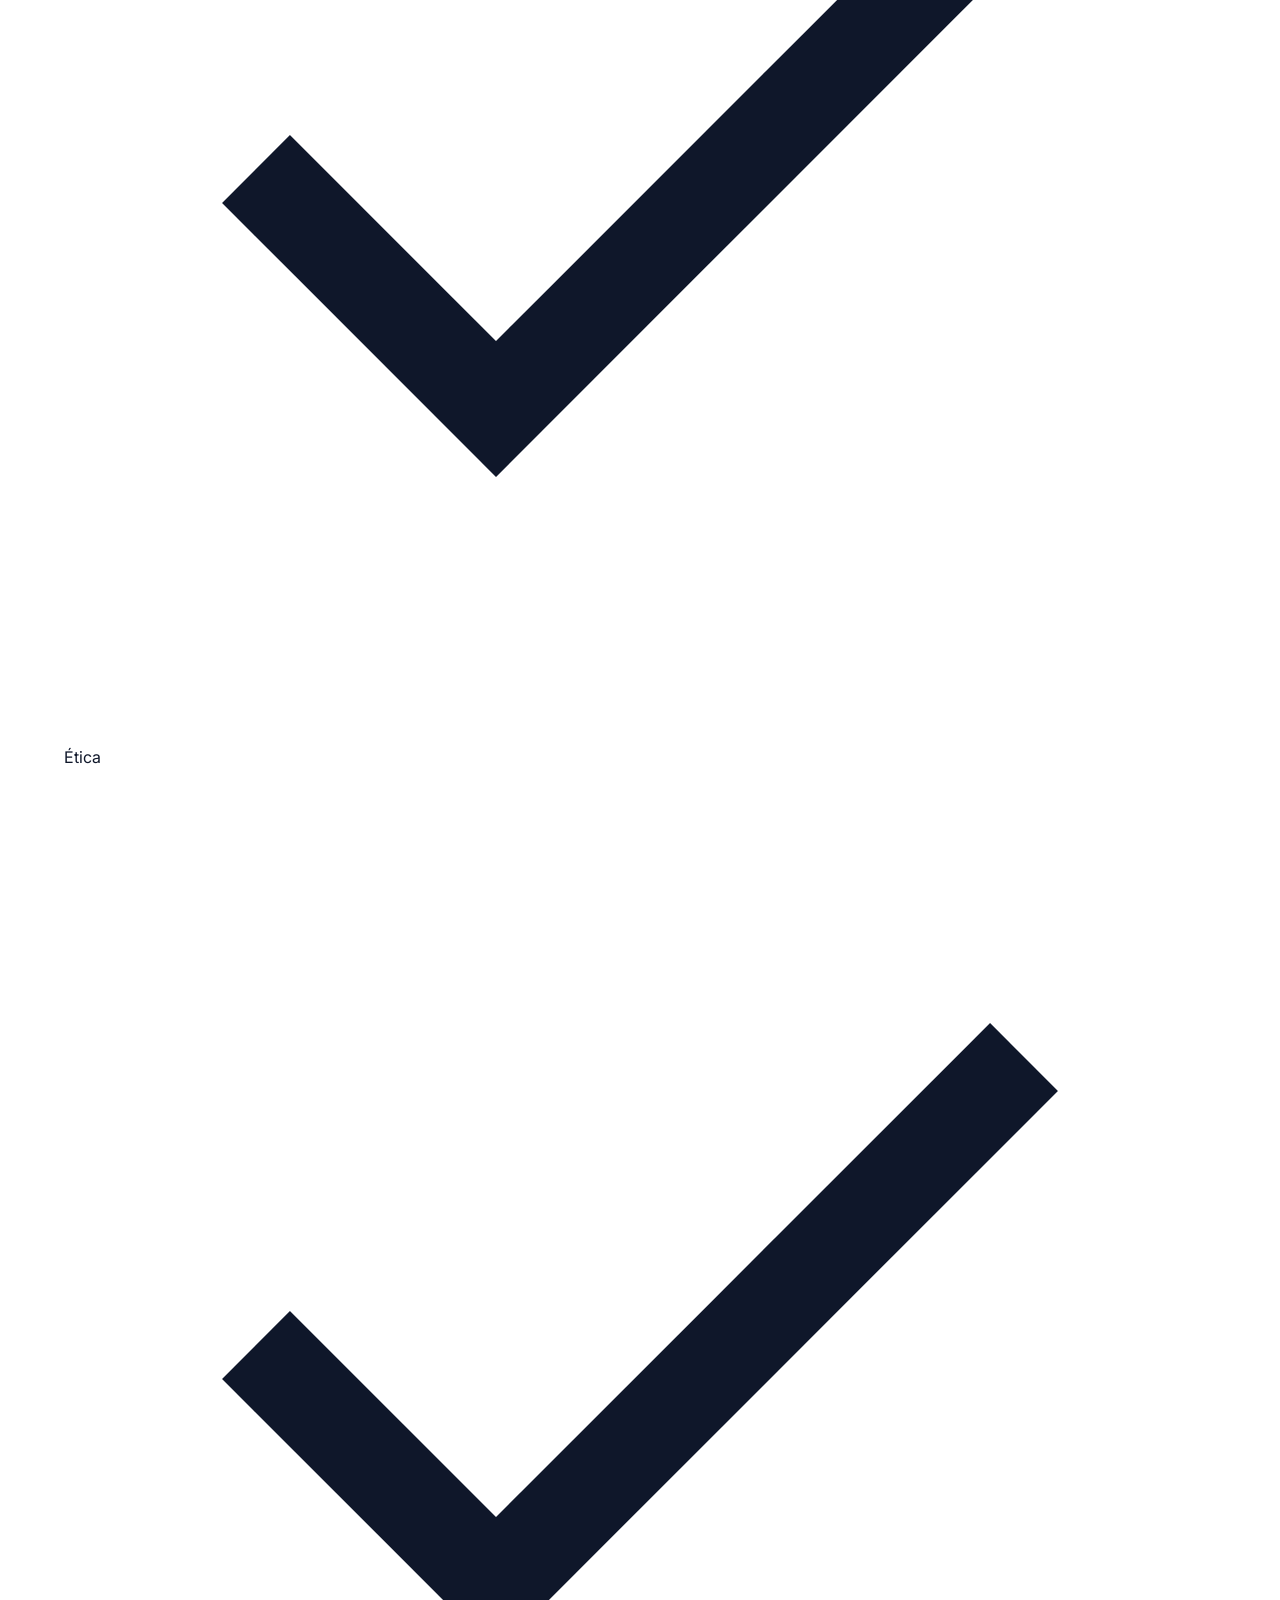
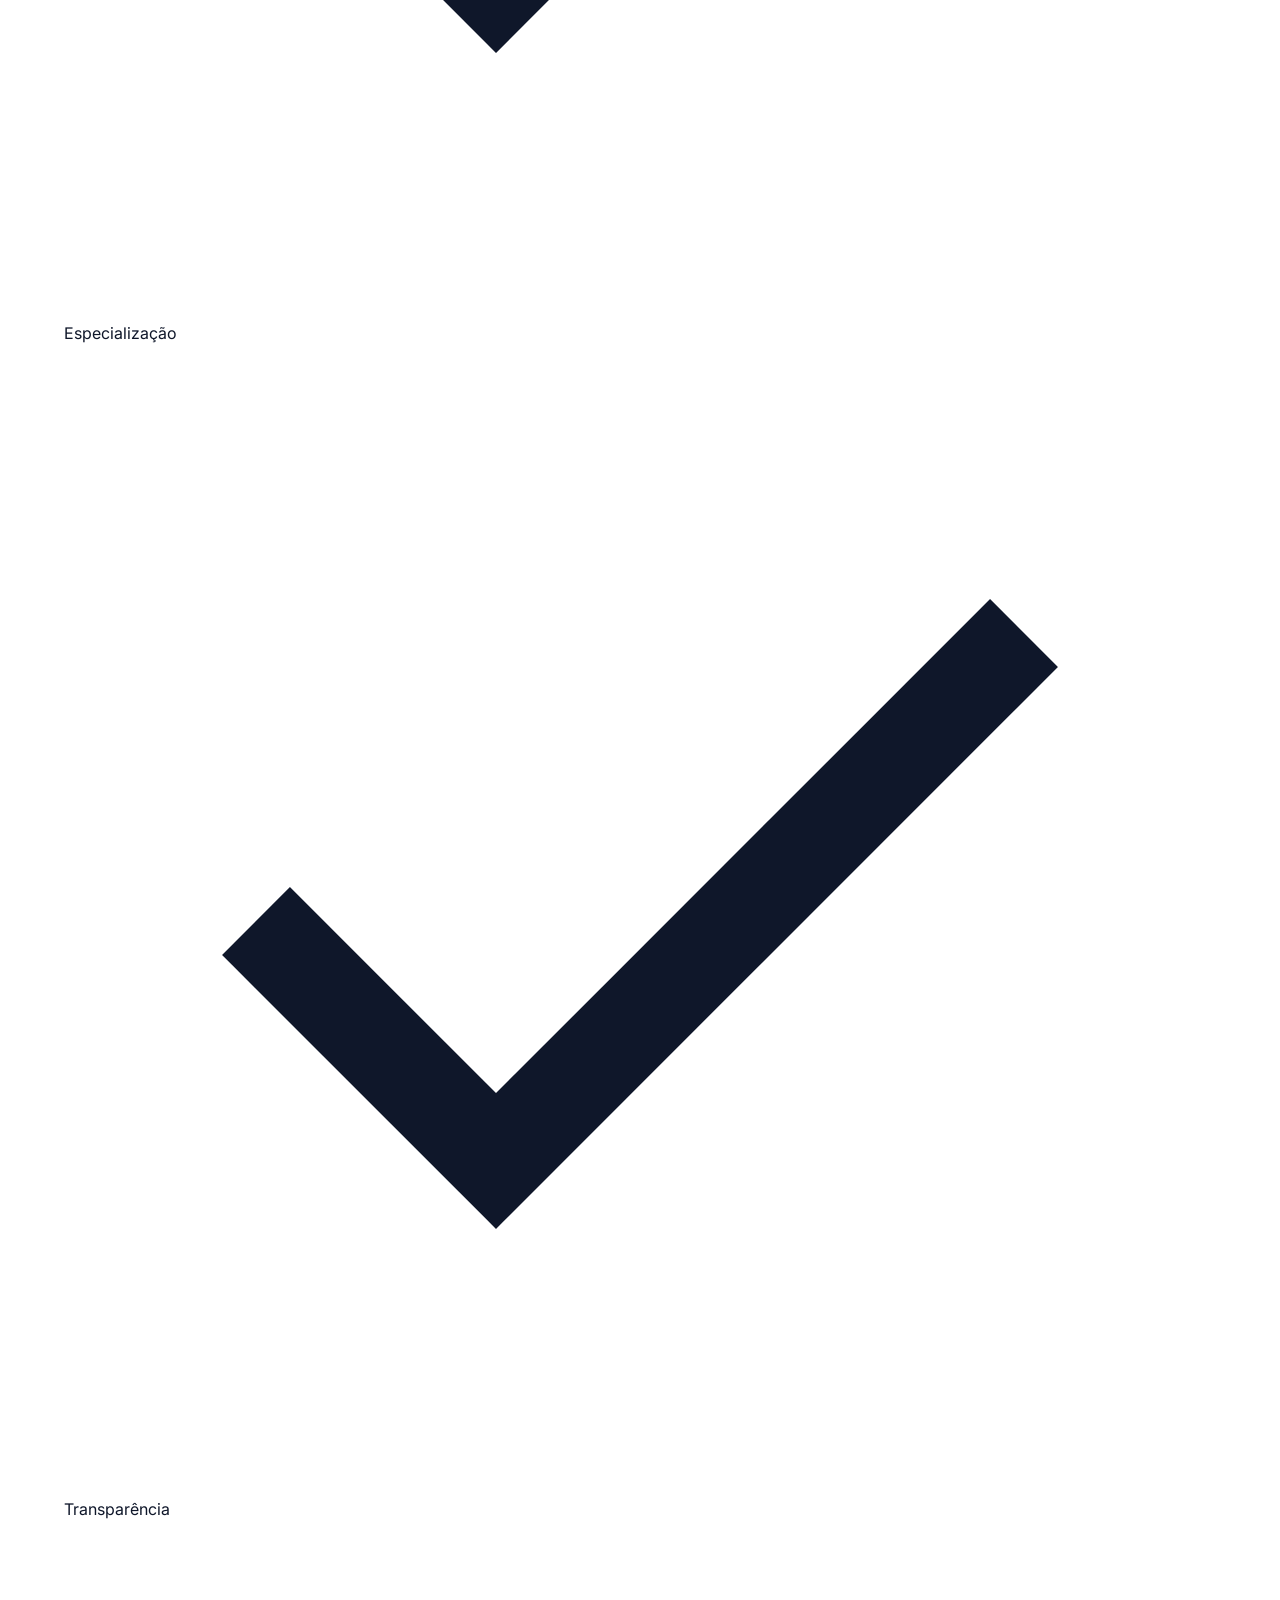
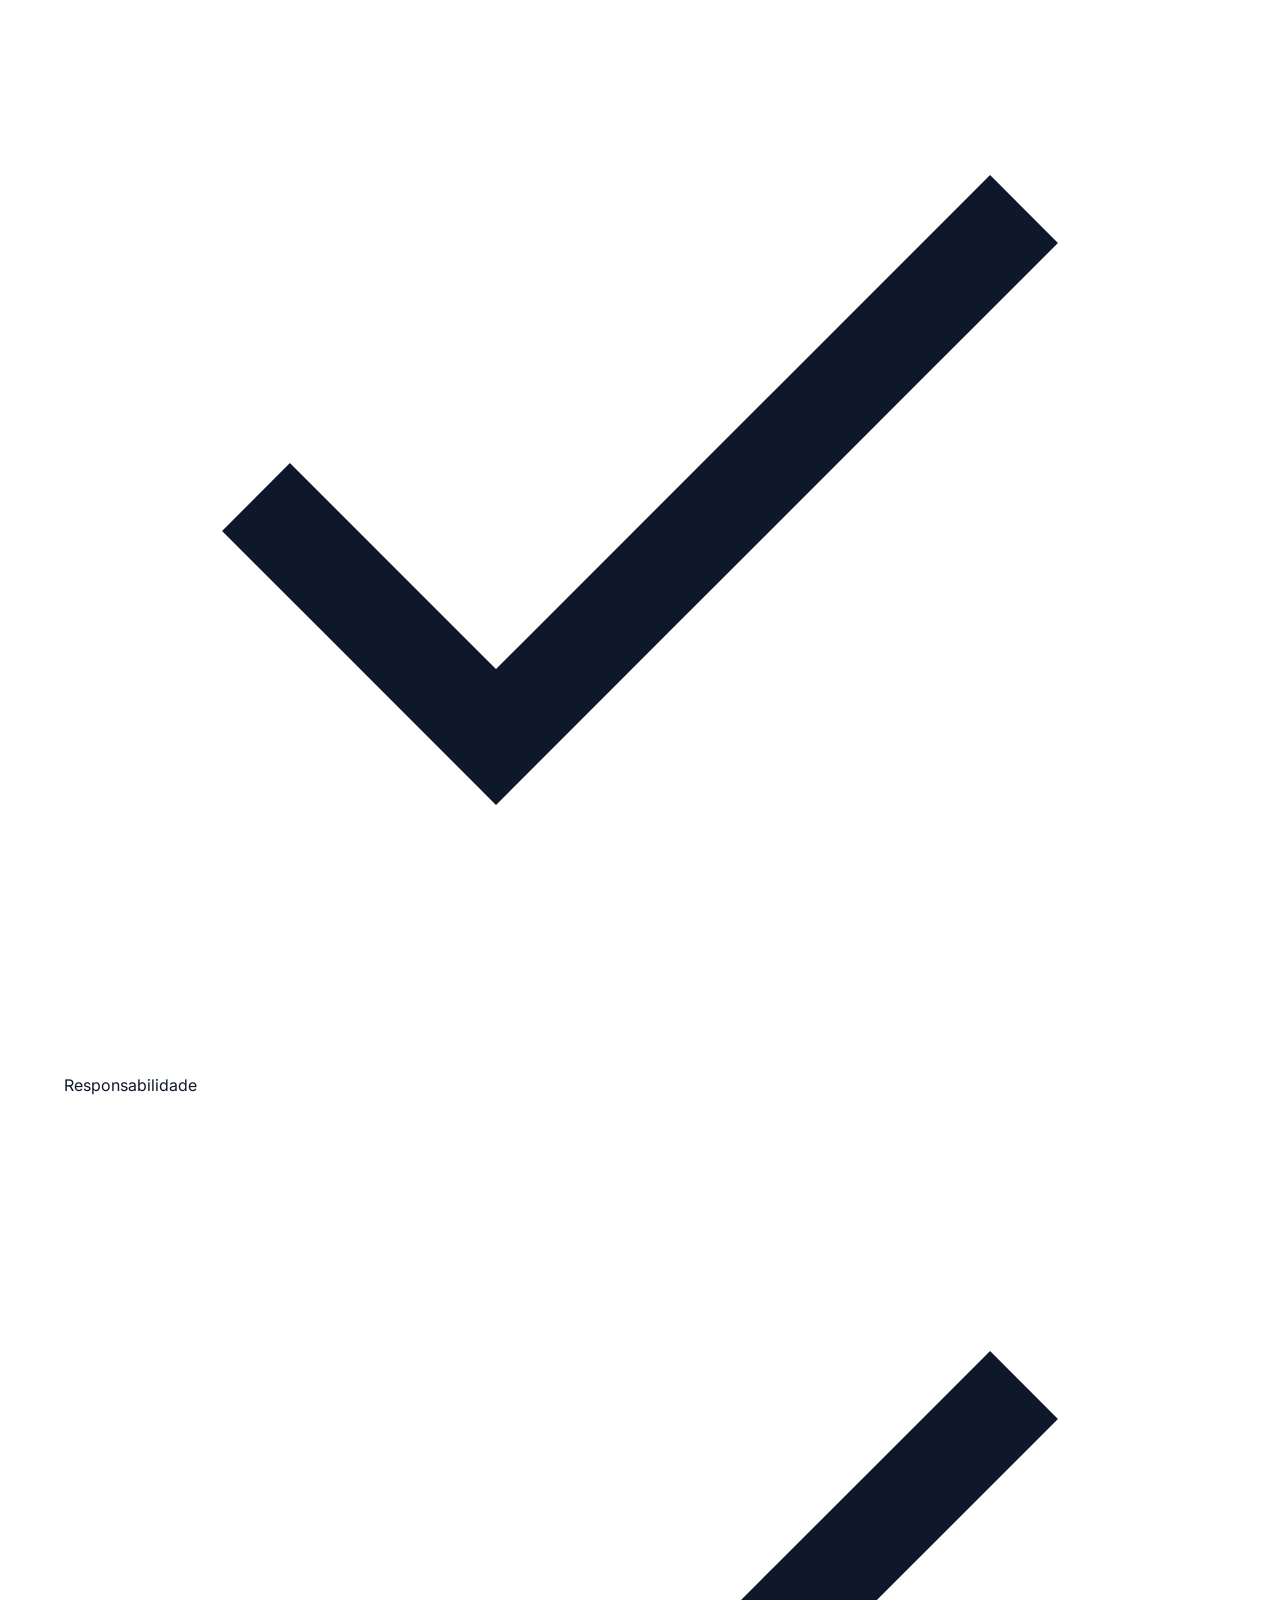
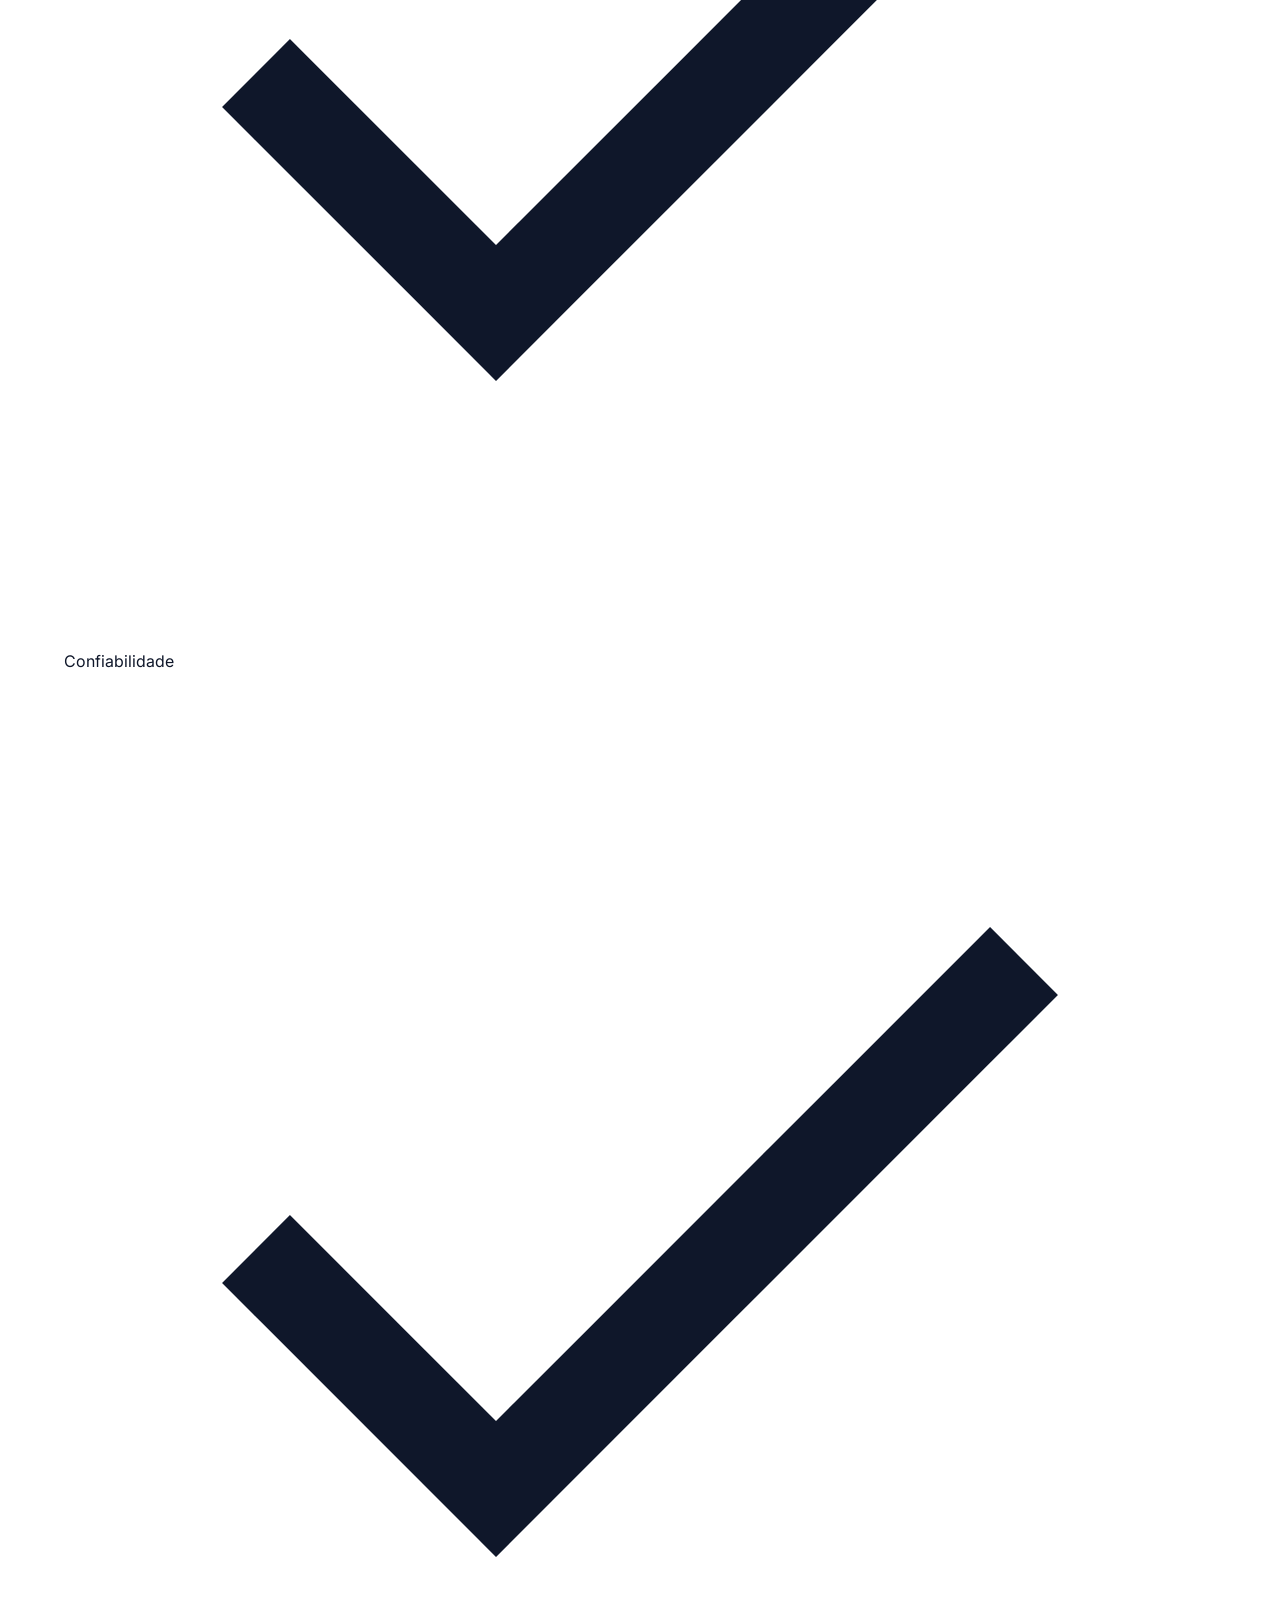
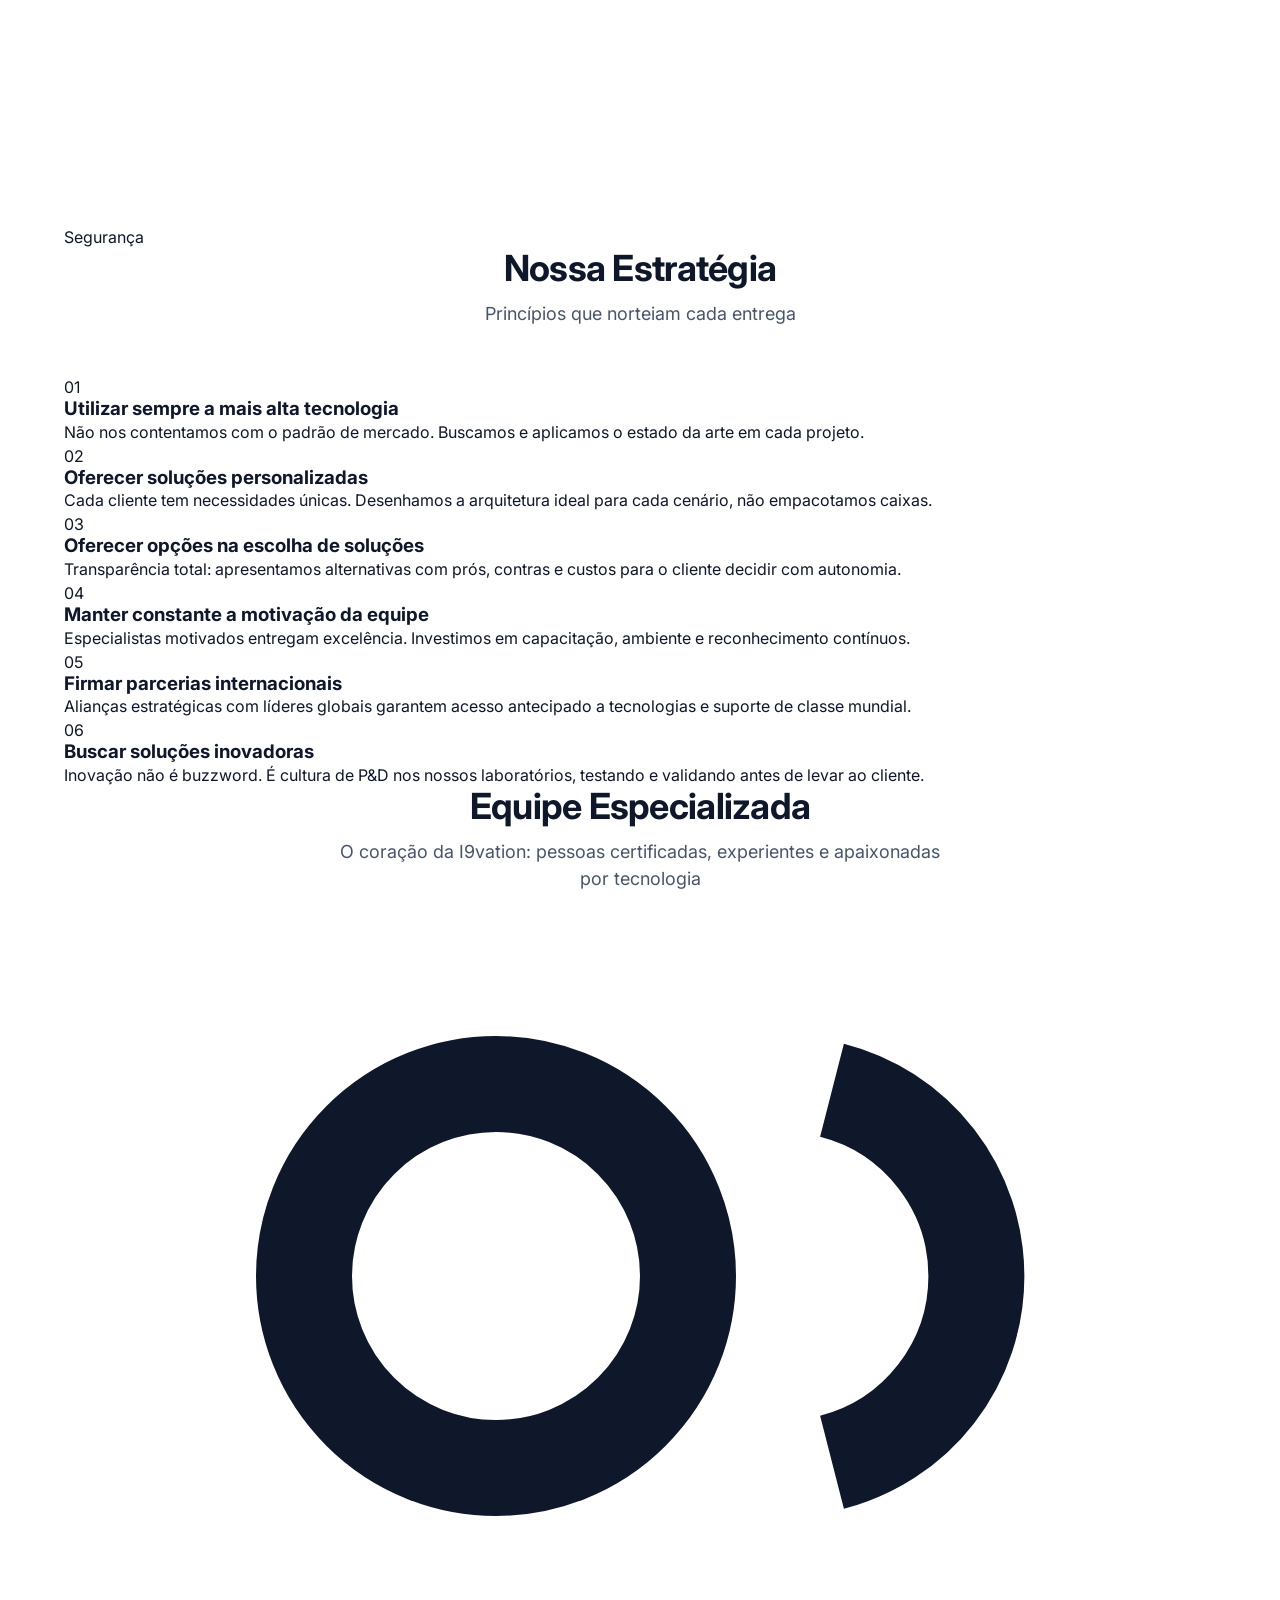
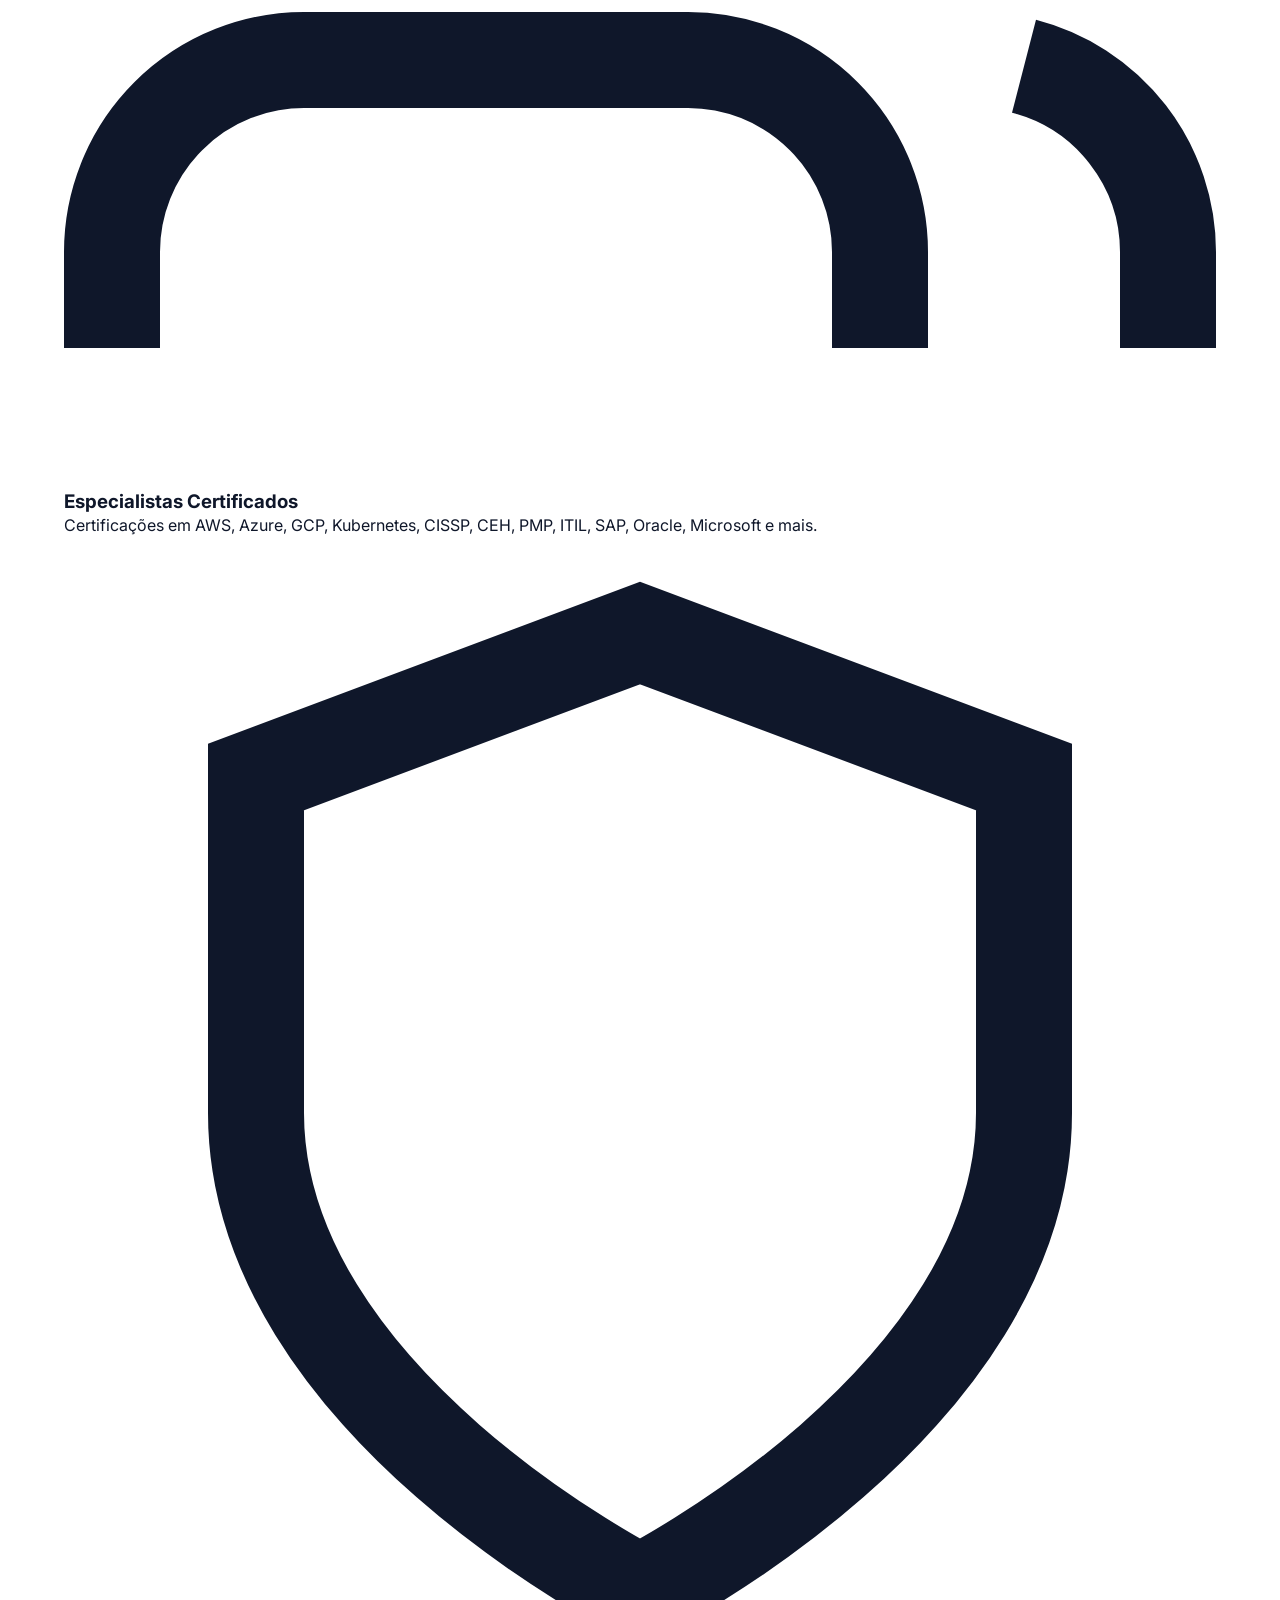
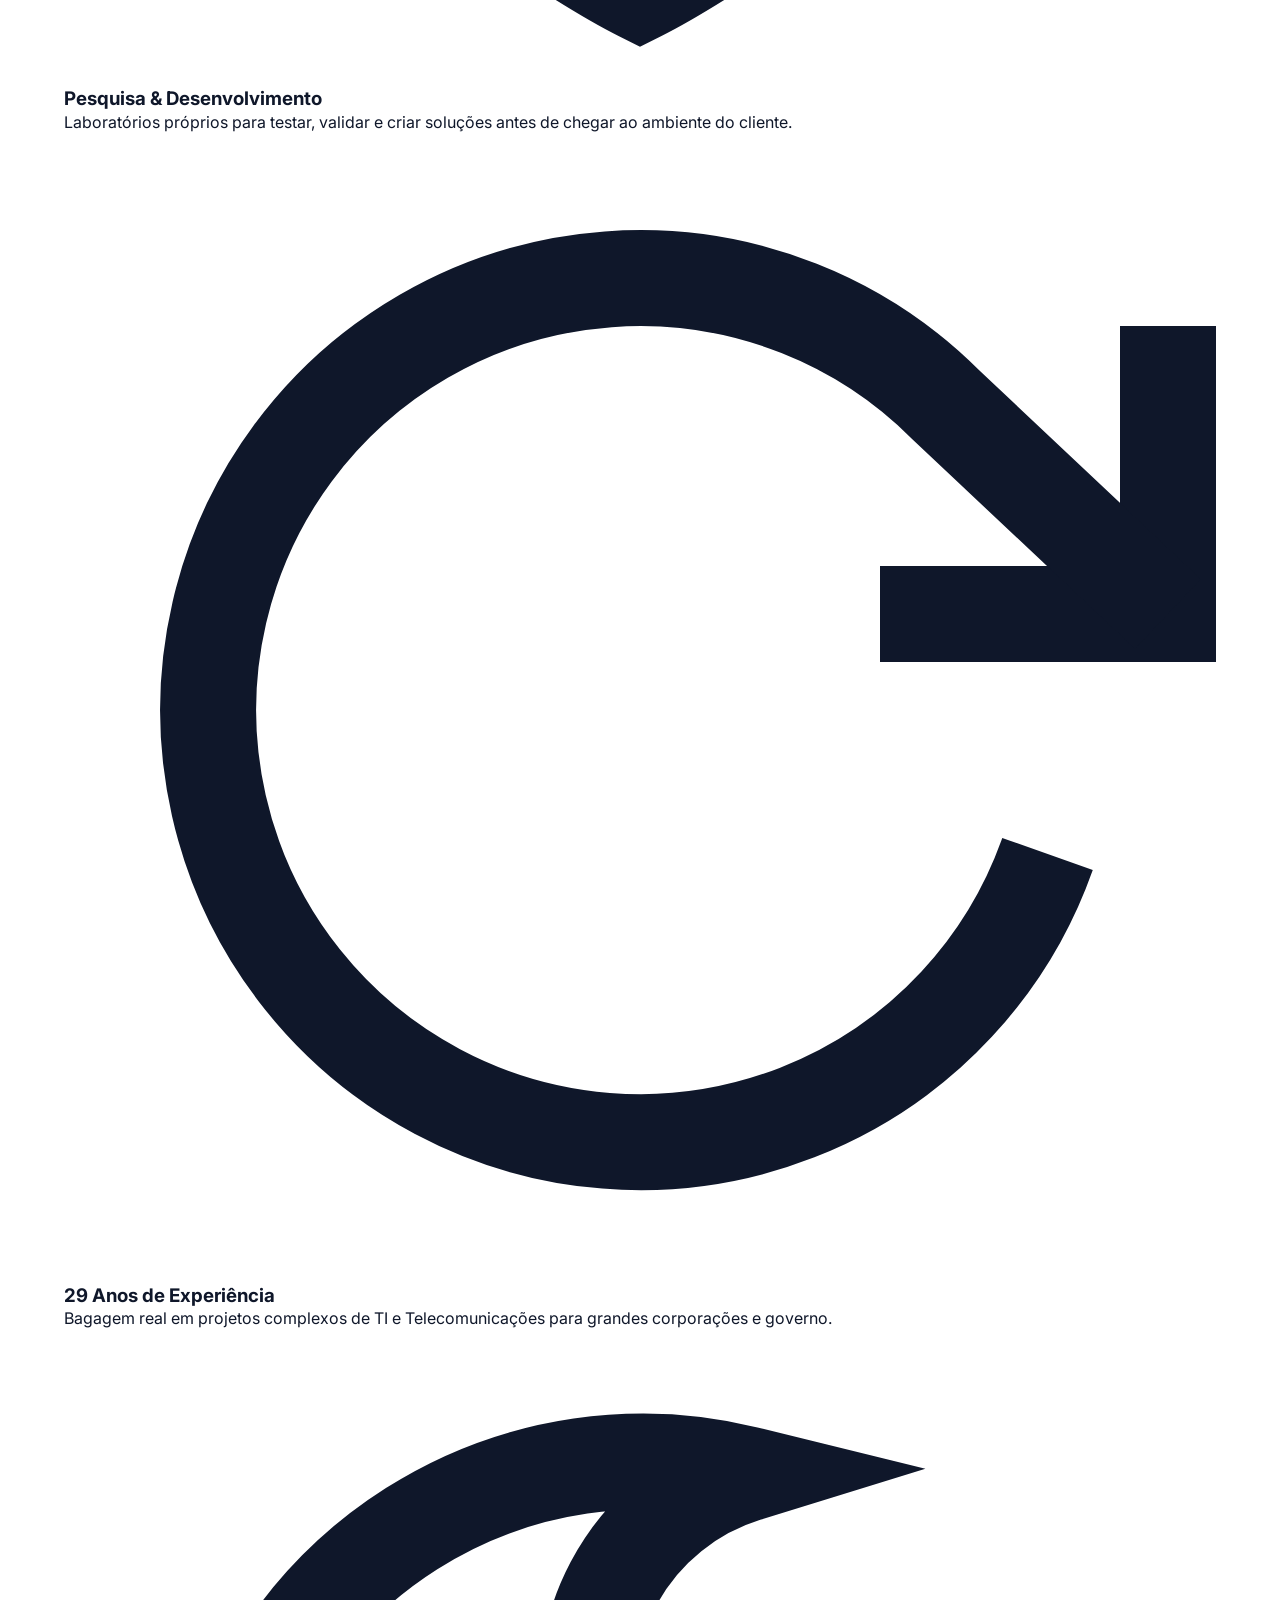
<file: sobre.html>
<!DOCTYPE html>
<html lang="pt-BR">
<head>
    <meta charset="UTF-8">
    <meta name="viewport" content="width=device-width, initial-scale=1.0">
    <meta name="description" content="Sobre a I9vation - 29 anos de expertise em TI e Telecomunicações. Missão, visão, valores, equipe especializada e parcerias globais. Inteligência e Alta Tecnologia desde 1995.">
    <meta name="theme-color" content="#0066CC">
    <title>Sobre Nós | I9vation Soluções em Tecnologia</title>
    <link rel="preconnect" href="https://fonts.googleapis.com">
    <link rel="preconnect" href="https://fonts.gstatic.com" crossorigin>
    <link href="https://fonts.googleapis.com/css2?family=Inter:wght@400;500;600;700&display=swap" rel="stylesheet">
    <link rel="stylesheet" href="css/style.css">
    <link rel="icon" type="image/svg+xml" href="images/favicon.svg">
</head>
<body>
    <header class="header" id="header">
        <nav class="nav container" aria-label="Navegação principal">
            <a href="index.html" class="nav__logo" aria-label="I9vation - Página inicial">
                <svg class="nav__logo-icon" viewBox="0 0 32 32" fill="none" aria-hidden="true">
                    <rect width="32" height="32" rx="8" fill="currentColor"/>
                    <path d="M8 16L14 22L24 10" stroke="white" stroke-width="3" stroke-linecap="round" stroke-linejoin="round"/>
                </svg>
                <span class="nav__logo-text">I9vation</span>
            </a>
            <button class="nav__toggle" aria-expanded="false" aria-controls="nav-menu" aria-label="Abrir menu">
                <span class="nav__toggle-icon" aria-hidden="true"></span>
            </button>
            <ul class="nav__menu" id="nav-menu" role="menubar">
                <li role="none"><a href="index.html" class="nav__link" role="menuitem">Início</a></li>
                <li role="none"><a href="servicos/index.html" class="nav__link" role="menuitem">Serviços</a></li>
                <li role="none"><a href="casos.html" class="nav__link" role="menuitem">Cases</a></li>
                <li role="none"><a href="sobre.html" class="nav__link nav__link--active" role="menuitem" aria-current="page">Sobre</a></li>
                <li role="none"><a href="blog/index.html" class="nav__link" role="menuitem">Blog</a></li>
                <li role="none"><a href="contato.html" class="nav__link nav__link--cta" role="menuitem">Fale Conosco</a></li>
            </ul>
        </nav>
    </header>

    <main>
        <section class="page-hero" aria-labelledby="page-hero-title">
            <div class="container">
                <div class="page-hero__content">
                    <nav class="breadcrumb" aria-label="Navegação estrutural">
                        <ol class="breadcrumb__list">
                            <li class="breadcrumb__item"><a href="index.html" class="breadcrumb__link">Início</a></li>
                            <li class="breadcrumb__item"><span class="breadcrumb__current" aria-current="page">Sobre Nós</span></li>
                        </ol>
                    </nav>
                    <h1 id="page-hero-title" class="page-hero__title">Sobre a I9vation</h1>
                    <p class="page-hero__subtitle">29 anos transformando tecnologia em resultados reais para empresas de todos os portes.</p>
                </div>
            </div>
        </section>

        <section class="about-story" aria-labelledby="story-title">
            <div class="container">
                <div class="about-story__grid">
                    <div class="about-story__content">
                        <span class="section-badge">Nossa História</span>
                        <h2 id="story-title" class="section-title">Inteligência e Alta Tecnologia desde 1995</h2>
                        <div class="about-story__text">
                            <p>Fundada por especialistas em Tecnologia da Informação e Telecomunicações em <strong>1995</strong>, a I9VATION nasceu com a missão de colocar inteligência e alta tecnologia de baixo custo a serviço das necessidades de seus clientes, agregando valor e competitividade.</p>
                            <p>A experiência dos fundadores e de sua equipe influiu decisivamente na escolha das áreas de atuação da empresa: <strong>Consultoria, Análise, Prototipação, Desenvolvimento, Implantação, Treinamento e Suporte</strong>.</p>
                            <p>Hoje, contamos com <strong>laboratórios de ponta</strong> para pesquisa e desenvolvimento, equipados com os mais avançados e diversificados equipamentos e softwares, mantendo viva a cultura de inovação que nos trouxe até aqui.</p>
                        </div>
                        <div class="about-story__stats">
                            <div class="stat">
                                <span class="stat__number" data-count="29">0</span>
                                <span class="stat__label">Anos de Mercado</span>
                            </div>
                            <div class="stat">
                                <span class="stat__number" data-count="500">0</span>
                                <span class="stat__label">Projetos Entregues</span>
                            </div>
                            <div class="stat">
                                <span class="stat__number" data-count="120">0</span>
                                <span class="stat__label">Clientes Ativos</span>
                            </div>
                            <div class="stat">
                                <span class="stat__number" data-count="99">0</span>
                                <span class="stat__label">% Uptime Garantido</span>
                            </div>
                        </div>
                    </div>
                    <div class="about-story__visual" aria-hidden="true">
                        <div class="about-story__timeline">
                            <div class="timeline__line"></div>
                            <div class="timeline__item">
                                <div class="timeline__marker"></div>
                                <div class="timeline__content">
                                    <span class="timeline__year">1995</span>
                                    <h4>Fundação da I9VATION</h4>
                                    <p>Especialistas em TI e Telecom unem forças para entregar tecnologia acessível</p>
                                </div>
                            </div>
                            <div class="timeline__item">
                                <div class="timeline__marker"></div>
                                <div class="timeline__content">
                                    <span class="timeline__year">2005</span>
                                    <h4>Expansão para ERP & CRM</h4>
                                    <p>Consolidamos expertise em sistemas de gestão empresarial</p>
                                </div>
                            </div>
                            <div class="timeline__item">
                                <div class="timeline__marker"></div>
                                <div class="timeline__content">
                                    <span class="timeline__year">2015</span>
                                    <h4>Segurança & Cloud Native</h4>
                                    <p>Investimento pesado em IDS/IPS, LGPD e arquitetura cloud</p>
                                </div>
                            </div>
                            <div class="timeline__item">
                                <div class="timeline__marker timeline__marker--current"></div>
                                <div class="timeline__content">
                                    <span class="timeline__year">2024</span>
                                    <h4>IA Embutida em Todos os Projetos</h4>
                                    <p>Análise preditiva e automação inteligente como padrão de entrega</p>
                                </div>
                            </div>
                        </div>
                    </div>
                </div>
            </div>
        </section>

        <section class="about-mvv" aria-labelledby="mvv-title">
            <div class="container">
                <header class="section-header">
                    <h2 id="mvv-title" class="section-title">Missão, Visão e Valores</h2>
                    <p class="section-subtitle">O que nos guia em cada decisão, projeto e relacionamento</p>
                </header>
                <div class="mvv__grid">
                    <article class="mvv__card mvv__card--mission">
                        <div class="mvv__icon" aria-hidden="true">
                            <svg viewBox="0 0 24 24" fill="none" stroke="currentColor" stroke-width="2"><path d="M12 22s8-4 8-10V5l-8-3-8 3v7c0 6 8 10 8 10z"/></svg>
                        </div>
                        <h3>Missão</h3>
                        <p>Agilidade e Inovação no setor de soluções tecnológicas, proporcionando a seus clientes produtos e serviços com alto padrão de qualidade e confiabilidade.</p>
                    </article>
                    <article class="mvv__card mvv__card--vision">
                        <div class="mvv__icon" aria-hidden="true">
                            <svg viewBox="0 0 24 24" fill="none" stroke="currentColor" stroke-width="2"><path d="M21 12.79A9 9 0 1 1 14.21 3 3 3 0 0 0 17 12H7a9 9 0 0 0-1 10"/></svg>
                        </div>
                        <h3>Visão</h3>
                        <p>Ser uma empresa referência em soluções tecnológicas, comprometida na geração de valor aos clientes, colaboradores, acionistas e comunidade.</p>
                    </article>
                    <article class="mvv__card mvv__card--values">
                        <div class="mvv__icon" aria-hidden="true">
                            <svg viewBox="0 0 24 24" fill="none" stroke="currentColor" stroke-width="2"><path d="M12 22s8-4 8-10V5l-8-3-8 3v7c0 6 8 10 8 10z"/><path d="M9 12l2 2 4-4"/></svg>
                        </div>
                        <h3>Valores</h3>
                        <ul class="values__list">
                            <li><svg viewBox="0 0 24 24" fill="none" stroke="currentColor" stroke-width="2" aria-hidden="true"><path d="M20 6L9 17l-5-5"/></svg>Ética</li>
                            <li><svg viewBox="0 0 24 24" fill="none" stroke="currentColor" stroke-width="2" aria-hidden="true"><path d="M20 6L9 17l-5-5"/></svg>Especialização</li>
                            <li><svg viewBox="0 0 24 24" fill="none" stroke="currentColor" stroke-width="2" aria-hidden="true"><path d="M20 6L9 17l-5-5"/></svg>Transparência</li>
                            <li><svg viewBox="0 0 24 24" fill="none" stroke="currentColor" stroke-width="2" aria-hidden="true"><path d="M20 6L9 17l-5-5"/></svg>Responsabilidade</li>
                            <li><svg viewBox="0 0 24 24" fill="none" stroke="currentColor" stroke-width="2" aria-hidden="true"><path d="M20 6L9 17l-5-5"/></svg>Confiabilidade</li>
                            <li><svg viewBox="0 0 24 24" fill="none" stroke="currentColor" stroke-width="2" aria-hidden="true"><path d="M20 6L9 17l-5-5"/></svg>Segurança</li>
                        </ul>
                    </article>
                </div>
            </div>
        </section>

        <section class="about-strategy" aria-labelledby="strategy-title">
            <div class="container">
                <header class="section-header">
                    <h2 id="strategy-title" class="section-title">Nossa Estratégia</h2>
                    <p class="section-subtitle">Princípios que norteiam cada entrega</p>
                </header>
                <div class="strategy__grid">
                    <article class="strategy__item">
                        <div class="strategy__number">01</div>
                        <h3>Utilizar sempre a mais alta tecnologia</h3>
                        <p>Não nos contentamos com o padrão de mercado. Buscamos e aplicamos o estado da arte em cada projeto.</p>
                    </article>
                    <article class="strategy__item">
                        <div class="strategy__number">02</div>
                        <h3>Oferecer soluções personalizadas</h3>
                        <p>Cada cliente tem necessidades únicas. Desenhamos a arquitetura ideal para cada cenário, não empacotamos caixas.</p>
                    </article>
                    <article class="strategy__item">
                        <div class="strategy__number">03</div>
                        <h3>Oferecer opções na escolha de soluções</h3>
                        <p>Transparência total: apresentamos alternativas com prós, contras e custos para o cliente decidir com autonomia.</p>
                    </article>
                    <article class="strategy__item">
                        <div class="strategy__number">04</div>
                        <h3>Manter constante a motivação da equipe</h3>
                        <p>Especialistas motivados entregam excelência. Investimos em capacitação, ambiente e reconhecimento contínuos.</p>
                    </article>
                    <article class="strategy__item">
                        <div class="strategy__number">05</div>
                        <h3>Firmar parcerias internacionais</h3>
                        <p>Alianças estratégicas com líderes globais garantem acesso antecipado a tecnologias e suporte de classe mundial.</p>
                    </article>
                    <article class="strategy__item">
                        <div class="strategy__number">06</div>
                        <h3>Buscar soluções inovadoras</h3>
                        <p>Inovação não é buzzword. É cultura de P&D nos nossos laboratórios, testando e validando antes de levar ao cliente.</p>
                    </article>
                </div>
            </div>
        </section>

        <section class="about-team" aria-labelledby="team-title">
            <div class="container">
                <header class="section-header">
                    <h2 id="team-title" class="section-title">Equipe Especializada</h2>
                    <p class="section-subtitle">O coração da I9vation: pessoas certificadas, experientes e apaixonadas por tecnologia</p>
                </header>
                <div class="team__grid">
                    <article class="team__card">
                        <div class="team__card-icon" aria-hidden="true">
                            <svg viewBox="0 0 24 24" fill="none" stroke="currentColor" stroke-width="2"><path d="M17 21v-2a4 4 0 0 0-4-4H5a4 4 0 0 0-4 4v2"/><circle cx="9" cy="7" r="4"/><path d="M23 21v-2a4 4 0 0 0-3-3.87"/><path d="M16 3.13a4 4 0 0 1 0 7.75"/></svg>
                        </div>
                        <h3>Especialistas Certificados</h3>
                        <p>Certificações em AWS, Azure, GCP, Kubernetes, CISSP, CEH, PMP, ITIL, SAP, Oracle, Microsoft e mais.</p>
                    </article>
                    <article class="team__card">
                        <div class="team__card-icon" aria-hidden="true">
                            <svg viewBox="0 0 24 24" fill="none" stroke="currentColor" stroke-width="2"><path d="M12 22s8-4 8-10V5l-8-3-8 3v7c0 6 8 10 8 10z"/></svg>
                        </div>
                        <h3>Pesquisa & Desenvolvimento</h3>
                        <p>Laboratórios próprios para testar, validar e criar soluções antes de chegar ao ambiente do cliente.</p>
                    </article>
                    <article class="team__card">
                        <div class="team__card-icon" aria-hidden="true">
                            <svg viewBox="0 0 24 24" fill="none" stroke="currentColor" stroke-width="2"><polyline points="23 4 23 10 17 10"/><path d="M20.49 15a9 9 0 1 1-2.12-9.36L23 10"/></svg>
                        </div>
                        <h3>29 Anos de Experiência</h3>
                        <p>Bagagem real em projetos complexos de TI e Telecomunicações para grandes corporações e governo.</p>
                    </article>
                    <article class="team__card">
                        <div class="team__card-icon" aria-hidden="true">
                            <svg viewBox="0 0 24 24" fill="none" stroke="currentColor" stroke-width="2"><path d="M21 12.79A9 9 0 1 1 14.21 3 3 3 0 0 0 17 12H7a9 9 0 0 0-1 10"/></svg>
                        </div>
                        <h3>Parcerias Globais</h3>
                        <p>Alianças com Microsoft, AWS, Red Hat, VMware, Fortinet, Palo Alto, SAP, Oracle e outros líderes.</p>
                    </article>
                </div>
            </div>
        </section>

        <section class="about-diferenciais" aria-labelledby="diferenciais-title">
            <div class="container">
                <header class="section-header">
                    <h2 id="diferenciais-title" class="section-title">Por que I9vation?</h2>
                    <p class="section-subtitle">Nosso diferencial está na entrega, não na promessa</p>
                </header>
                <div class="diferenciais__grid">
                    <article class="diferencial">
                        <div class="diferencial__icon" aria-hidden="true">
                            <svg viewBox="0 0 24 24" fill="none" stroke="currentColor" stroke-width="2"><path d="M12 2a10 10 0 1 0 10 10A10 10 0 0 0 12 2z"/><path d="M12 6v6l4 2"/></svg>
                        </div>
                        <h3>IA Embutida</h3>
                        <p>Análise preditiva e automação inteligente em todos os projetos, não como adicional</p>
                    </article>
                    <article class="diferencial">
                        <div class="diferencial__icon" aria-hidden="true">
                            <svg viewBox="0 0 24 24" fill="none" stroke="currentColor" stroke-width="2"><path d="M12 22s8-4 8-10V5l-8-3-8 3v7c0 6 8 10 8 10z"/><path d="M9 12l2 2 4-4"/></svg>
                        </div>
                        <h3>Segurança Nativa</h3>
                        <p>IDS/IPS, firewall, conformidade LGPD e hardening desde a arquitetura</p>
                    </article>
                    <article class="diferencial">
                        <div class="diferencial__icon" aria-hidden="true">
                            <svg viewBox="0 0 24 24" fill="none" stroke="currentColor" stroke-width="2"><polyline points="23 4 23 10 17 10"/><path d="M20.49 15a9 9 0 1 1-2.12-9.36L23 10"/></svg>
                        </div>
                        <h3>29 Anos de Expertise</h3>
                        <p>Fundada em 1995, experiência profunda em TI e Telecomunicações corporativas</p>
                    </article>
                    <article class="diferencial">
                        <div class="diferencial__icon" aria-hidden="true">
                            <svg viewBox="0 0 24 24" fill="none" stroke="currentColor" stroke-width="2"><path d="M21 12.79A9 9 0 1 1 14.21 3 3 3 0 0 0 17 12H7a9 9 0 0 0-1 10"/></svg>
                        </div>
                        <h3>Parcerias Globais</h3>
                        <p>Alianças estratégicas com fornecedores líderes mundiais de tecnologia</p>
                    </article>
                    <article class="diferencial">
                        <div class="diferencial__icon" aria-hidden="true">
                            <svg viewBox="0 0 24 24" fill="none" stroke="currentColor" stroke-width="2"><path d="M17 21v-2a4 4 0 0 0-4-4H5a4 4 0 0 0-4 4v2"/><circle cx="9" cy="7" r="4"/><path d="M23 21v-2a4 4 0 0 0-3-3.87"/><path d="M16 3.13a4 4 0 0 1 0 7.75"/></svg>
                        </div>
                        <h3>Equipe Especializada</h3>
                        <p>Certificações em cloud, segurança, redes, desenvolvimento e gestão de projetos</p>
                    </article>
                    <article class="diferencial">
                        <div class="diferencial__icon" aria-hidden="true">
                            <svg viewBox="0 0 24 24" fill="none" stroke="currentColor" stroke-width="2"><line x1="18" y1="20" x2="18" y2="10"/><line x1="12" y1="20" x2="12" y2="4"/><line x1="6" y1="20" x2="6" y2="14"/></svg>
                        </div>
                        <h3>ROI Mensurável</h3>
                        <p>Métricas claras de redução de custos, aumento de uptime e produtividade</p>
                    </article>
                </div>
            </div>
        </section>

        <section class="cta" aria-labelledby="cta-title">
            <div class="container">
                <div class="cta__content">
                    <h2 id="cta-title" class="cta__title">Vamos conversar?</h2>
                    <p class="cta__text">Entenda como 29 anos de expertise podem acelerar seus resultados. Sem compromisso, apenas uma conversa franca.</p>
                    <div class="cta__actions">
                        <a href="contato.html" class="btn btn--primary btn--lg">Iniciar Conversa</a>
                        <a href="https://wa.me/5511999999999" class="btn btn--white btn--lg" target="_blank" rel="noopener noreferrer">Chamar no WhatsApp</a>
                    </div>
                </div>
            </div>
        </section>
    </main>

    <footer class="footer" role="contentinfo">
        <div class="container">
            <div class="footer__grid">
                <div class="footer__brand">
                    <a href="index.html" class="footer__logo" aria-label="I9vation - Página inicial">
                        <svg class="footer__logo-icon" viewBox="0 0 32 32" fill="none" aria-hidden="true">
                            <rect width="32" height="32" rx="8" fill="currentColor"/>
                            <path d="M8 16L14 22L24 10" stroke="white" stroke-width="3" stroke-linecap="round" stroke-linejoin="round"/>
                        </svg>
                        <span class="footer__logo-text">I9vation</span>
                    </a>
                    <p class="footer__tagline">Inteligência e Alta Tecnologia desde 1995</p>
                    <div class="footer__social" aria-label="Redes sociais">
                        <a href="https://linkedin.com/company/i9vation" class="footer__social-link" target="_blank" rel="noopener noreferrer" aria-label="LinkedIn">
                            <svg viewBox="0 0 24 24" fill="currentColor"><path d="M20.447 20.452h-3.554v-5.569c0-1.328-.027-3.037-1.852-3.037-1.853 0-2.136 1.445-2.136 2.939v5.667H9.351V9h3.414v1.561h.046c.477-.9 1.637-1.85 3.37-1.85 3.601 0 4.267 2.37 4.267 5.455v6.286zM5.337 7.433c-1.144 0-2.063-.926-2.063-2.065 0-1.138.92-2.063 2.063-2.063 1.14 0 2.064.925 2.064 2.063 0 1.139-.925 2.065-2.064 2.065zm1.782 13.019H3.555V9h3.564v11.452zM22.225 0H1.771C.792 0 0 .774 0 1.729v20.542C0 23.227.792 24 1.771 24h20.451C23.2 24 24 23.227 24 22.271V1.729C24 .774 23.2 0 22.222 0h.003z"/></svg>
                        </a>
                        <a href="https://github.com/i9vation" class="footer__social-link" target="_blank" rel="noopener noreferrer" aria-label="GitHub">
                            <svg viewBox="0 0 24 24" fill="currentColor"><path d="M12 0C5.374 0 0 5.373 0 12c0 5.302 3.438 9.8 8.207 11.387.599.111.793-.261.793-.577v-2.234c-3.338.726-4.033-1.416-4.033-1.416-.546-1.387-1.333-1.756-1.333-1.756-1.089-.745.083-.729.083-.729 1.205.084 1.839 1.237 1.839 1.237 1.07 1.834 2.807 1.304 3.492.997.107-.775.418-1.305.762-1.604-2.665-.305-5.467-1.334-5.467-5.931 0-1.311.469-2.381 1.236-3.221-.124-.303-.535-1.524.117-3.176 0 0 1.008-.322 3.301 1.23A11.509 11.509 0 0112 5.803c1.02.005 2.047.138 3.006.404 2.291-1.552 3.297-1.23 3.297-1.23.653 1.653.242 2.874.118 3.176.77.84 1.235 1.911 1.235 3.221 0 4.609-2.807 5.624-5.479 5.921.43.372.823 1.102.823 2.222v3.293c0 .319.192.694.801.576C20.566 21.797 24 17.3 24 12c0-6.627-5.373-12-12-12z"/></svg>
                        </a>
                        <a href="https://youtube.com/@i9vation" class="footer__social-link" target="_blank" rel="noopener noreferrer" aria-label="YouTube">
                            <svg viewBox="0 0 24 24" fill="currentColor"><path d="M23.498 6.186a3.016 3.016 0 0 0-2.122-2.136C19.505 3.545 12 3.545 12 3.545s-7.505 0-9.377.505A3.017 3.017 0 0 0 .502 6.186C0 8.07 0 12 0 12s0 3.93.502 5.814a3.016 3.016 0 0 0 2.122 2.136c1.871.505 9.376.505 9.376.505s7.505 0 9.377-.505a3.015 3.015 0 0 0 2.122-2.136C24 15.93 24 12 24 12s0-3.93-.502-5.814zM9.545 15.568V8.432L15.818 12l-6.273 3.568z"/></svg>
                        </a>
                    </div>
                </div>
                <nav class="footer__nav" aria-label="Navegação do rodapé">
                    <div class="footer__nav-col">
                        <h4>Serviços</h4>
                        <ul>
                            <li><a href="servicos/index.html#consultoria">Consultoria</a></li>
                            <li><a href="servicos/index.html#analise">Análise Estratégica</a></li>
                            <li><a href="servicos/index.html#prototipacao">Prototipação</a></li>
                            <li><a href="servicos/index.html#desenvolvimento">Desenvolvimento</a></li>
                            <li><a href="servicos/index.html#implantacao">Implantação</a></li>
                            <li><a href="servicos/index.html#suporte">Treinamento & Suporte</a></li>
                        </ul>
                    </div>
                    <div class="footer__nav-col">
                        <h4>Empresa</h4>
                        <ul>
                            <li><a href="sobre.html">Sobre Nós</a></li>
                            <li><a href="casos.html">Cases</a></li>
                            <li><a href="blog/index.html">Blog</a></li>
                            <li><a href="contato.html">Contato</a></li>
                        </ul>
                    </div>
                    <div class="footer__nav-col">
                        <h4>Contato</h4>
                        <ul>
                            <li><a href="https://wa.me/5511999999999" target="_blank" rel="noopener noreferrer">WhatsApp: (11) 99999-9999</a></li>
                            <li><a href="mailto:contato@i9vation.com">contato@i9vation.com</a></li>
                            <li>São Paulo - SP</li>
                        </ul>
                    </div>
                </nav>
            </div>
            <div class="footer__bottom">
                <p>&copy; 2025 I9vation Soluções em Tecnologia. Todos os direitos reservados.</p>
                <div class="footer__legal">
                    <a href="/politica-privacidade.html">Política de Privacidade</a>
                    <a href="/termos-uso.html">Termos de Uso</a>
                    <a href="/lgpd.html">LGPD</a>
                </div>
            </div>
        </div>
    </footer>

    <script src="js/main.js"></script>
</body>
</html>
</file>
<file: css/style.css>
/* ==========================================================================
   I9vation - Design System & Styles
   ========================================================================== */

/* ---- CSS Custom Properties (Design Tokens) ---- */
:root {
  /* Colors - Brand */
  --color-primary: #0066CC;
  --color-primary-dark: #0052A3;
  --color-primary-light: #3385D6;
  --color-primary-bg: #E8F1FA;
  
  /* Colors - Neutral */
  --color-white: #FFFFFF;
  --color-gray-50: #F8FAFC;
  --color-gray-100: #F1F5F9;
  --color-gray-200: #E2E8F0;
  --color-gray-300: #CBD5E1;
  --color-gray-400: #94A3B8;
  --color-gray-500: #64748B;
  --color-gray-600: #475569;
  --color-gray-700: #334155;
  --color-gray-800: #1E293B;
  --color-gray-900: #0F172A;
  --color-gray-950: #020617;
  
  /* Colors - Semantic */
  --color-success: #059669;
  --color-success-bg: #ECFDF5;
  --color-warning: #D97706;
  --color-warning-bg: #FFFBEF;
  --color-error: #DC2626;
  --color-error-bg: #FEF2F2;
  
  /* Typography */
  --font-family: 'Inter', -apple-system, BlinkMacSystemFont, 'Segoe UI', Roboto, sans-serif;
  --font-size-xs: 0.75rem;    /* 12px */
  --font-size-sm: 0.875rem;   /* 14px */
  --font-size-base: 1rem;     /* 16px */
  --font-size-lg: 1.125rem;   /* 18px */
  --font-size-xl: 1.25rem;    /* 20px */
  --font-size-2xl: 1.5rem;    /* 24px */
  --font-size-3xl: 1.875rem;  /* 30px */
  --font-size-4xl: 2.25rem;   /* 36px */
  --font-size-5xl: 3rem;      /* 48px */
  --font-size-6xl: 3.75rem;   /* 60px */
  
  --font-weight-normal: 400;
  --font-weight-medium: 500;
  --font-weight-semibold: 600;
  --font-weight-bold: 700;
  
  --line-height-tight: 1.1;
  --line-height-snug: 1.375;
  --line-height-normal: 1.5;
  --line-height-relaxed: 1.625;
  
  /* Spacing */
  --space-1: 0.25rem;   /* 4px */
  --space-2: 0.5rem;    /* 8px */
  --space-3: 0.75rem;   /* 12px */
  --space-4: 1rem;      /* 16px */
  --space-5: 1.25rem;   /* 20px */
  --space-6: 1.5rem;    /* 24px */
  --space-8: 2rem;      /* 32px */
  --space-10: 2.5rem;   /* 40px */
  --space-12: 3rem;     /* 48px */
  --space-16: 4rem;     /* 64px */
  --space-20: 5rem;     /* 80px */
  --space-24: 6rem;     /* 96px */
  
  /* Border Radius */
  --radius-sm: 0.25rem;   /* 4px */
  --radius-md: 0.375rem;  /* 6px */
  --radius-lg: 0.5rem;    /* 8px */
  --radius-xl: 0.75rem;   /* 12px */
  --radius-2xl: 1rem;     /* 16px */
  --radius-full: 9999px;
  
  /* Shadows */
  --shadow-sm: 0 1px 2px 0 rgb(0 0 0 / 0.05);
  --shadow-md: 0 4px 6px -1px rgb(0 0 0 / 0.1), 0 2px 4px -2px rgb(0 0 0 / 0.1);
  --shadow-lg: 0 10px 15px -3px rgb(0 0 0 / 0.1), 0 4px 6px -4px rgb(0 0 0 / 0.1);
  --shadow-xl: 0 20px 25px -5px rgb(0 0 0 / 0.1), 0 8px 10px -6px rgb(0 0 0 / 0.1);
  --shadow-2xl: 0 25px 50px -12px rgb(0 0 0 / 0.25);
  
  /* Transitions */
  --transition-fast: 150ms ease;
  --transition-normal: 250ms ease;
  --transition-slow: 350ms ease;
  
  /* Z-index */
  --z-dropdown: 100;
  --z-sticky: 200;
  --z-fixed: 300;
  --z-modal-backdrop: 400;
  --z-modal: 500;
  --z-popover: 600;
  --z-tooltip: 700;
  
  /* Container */
  --container-max: 1200px;
  --container-padding: var(--space-6);
  
  /* Header */
  --header-height: 72px;
  --header-height-mobile: 64px;
}

/* Dark mode (optional - for future) */
@media (prefers-color-scheme: dark) {
  :root {
    /* Can be enabled later if needed */
  }
}

/* ==========================================================================
   Reset & Base
   ========================================================================== */
*, *::before, *::after {
  box-sizing: border-box;
  margin: 0;
  padding: 0;
}

html {
  scroll-behavior: smooth;
  -webkit-text-size-adjust: 100%;
  -moz-tab-size: 4;
  tab-size: 4;
}

body {
  font-family: var(--font-family);
  font-size: var(--font-size-base);
  line-height: var(--line-height-normal);
  color: var(--color-gray-900);
  background-color: var(--color-white);
  -webkit-font-smoothing: antialiased;
  -moz-osx-font-smoothing: grayscale;
  text-rendering: optimizeLegibility;
}

img, picture, video, canvas, svg {
  display: block;
  max-width: 100%;
  height: auto;
}

a {
  color: inherit;
  text-decoration: none;
}

button {
  font-family: inherit;
  font-size: inherit;
  line-height: inherit;
  background: none;
  border: none;
  cursor: pointer;
}

ul, ol {
  list-style: none;
}

h1, h2, h3, h4, h5, h6 {
  font-weight: var(--font-weight-bold);
  line-height: var(--line-height-tight);
  color: var(--color-gray-900);
}

/* Focus visible for accessibility */
:focus-visible {
  outline: 2px solid var(--color-primary);
  outline-offset: 2px;
}

/* Skip link for accessibility */
.skip-link {
  position: absolute;
  top: -100%;
  left: var(--space-4);
  padding: var(--space-2) var(--space-4);
  background: var(--color-primary);
  color: var(--color-white);
  border-radius: var(--radius-md);
  z-index: var(--z-tooltip);
  transition: top var(--transition-fast);
}

.skip-link:focus {
  top: var(--space-4);
}

/* ==========================================================================
   Layout Utilities
   ========================================================================== */
.container {
  width: 100%;
  max-width: var(--container-max);
  margin: 0 auto;
  padding: 0 var(--container-padding);
}

.section-header {
  text-align: center;
  margin-bottom: var(--space-12);
}

.section-title {
  font-size: var(--font-size-4xl);
  font-weight: var(--font-weight-bold);
  letter-spacing: -0.02em;
  margin-bottom: var(--space-3);
}

.section-subtitle {
  font-size: var(--font-size-lg);
  color: var(--color-gray-600);
  max-width: 600px;
  margin: 0 auto;
}

/* ==========================================================================
   Buttons
   ========================================================================== */
.btn {
  display: inline-flex;
  align-items: center;
  justify-content: center;
  gap: var(--space-2);
  font-weight: var(--font-weight-semibold);
  border-radius: var(--radius-lg);
  transition: all var(--transition-fast);
  white-space: nowrap;
}

.btn:disabled {
  opacity: 0.6;
  cursor: not-allowed;
}

.btn svg {
  width: 20px;
  height: 20px;
  flex-shrink: 0;
}

.btn--sm {
  padding: var(--space-2) var(--space-4);
  font-size: var(--font-size-sm);
}

.btn--md {
  padding: var(--space-3) var(--space-6);
  font-size: var(--font-size-base);
}

.btn--lg {
  padding: var(--space-4) var(--space-8);
  font-size: var(--font-size-lg);
}

.btn--primary {
  background: var(--color-primary);
  color: var(--color-white);
  border: 2px solid var(--color-primary);
}

.btn--primary:hover:not(:disabled) {
  background: var(--color-primary-dark);
  border-color: var(--color-primary-dark);
  transform: translateY(-1px);
  box-shadow: var(--shadow-lg);
}

.btn--primary:active:not(:disabled) {
  transform: translateY(0);
}

.btn--secondary {
  background: transparent;
  color: var(--color-primary);
  border: 2px solid var(--color-primary);
}

.btn--secondary:hover:not(:disabled) {
  background: var(--color-primary-bg);
  transform: translateY(-1px);
}

.btn--outline {
  background: transparent;
  color: var(--color-gray-700);
  border: 2px solid var(--color-gray-300);
}

.btn--outline:hover:not(:disabled) {
  border-color: var(--color-gray-500);
  color: var(--color-gray-900);
  background: var(--color-gray-50);
}

.btn--white {
  background: var(--color-white);
  color: var(--color-primary);
  border: 2px solid var(--color-white);
}

.btn--white:hover:not(:disabled) {
  background: var(--color-gray-50);
  transform: translateY(-1px);
  box-shadow: var(--shadow-lg);
}

/* ==========================================================================
   Header / Navigation
   ========================================================================== */
.header {
  position: fixed;
  top: 0;
  left: 0;
  right: 0;
  height: var(--header-height);
  background: rgba(255, 255, 255, 0.95);
  backdrop-filter: blur(12px);
  border-bottom: 1px solid var(--color-gray-200);
  z-index: var(--z-fixed);
  transition: box-shadow var(--transition-normal), height var(--transition-normal);
}

.header.scrolled {
  box-shadow: var(--shadow-md);
}

.nav {
  display: flex;
  align-items: center;
  justify-content: space-between;
  height: 100%;
}

.nav__logo {
  display: flex;
  align-items: center;
  gap: var(--space-2);
  font-weight: var(--font-weight-bold);
  font-size: var(--font-size-xl);
  color: var(--color-gray-900);
}

.nav__logo-icon {
  width: 32px;
  height: 32px;
  color: var(--color-primary);
}

.nav__menu {
  display: flex;
  align-items: center;
  gap: var(--space-8);
}

.nav__link {
  font-weight: var(--font-weight-medium);
  font-size: var(--font-size-sm);
  color: var(--color-gray-700);
  padding: var(--space-2) 0;
  position: relative;
  transition: color var(--transition-fast);
}

.nav__link::after {
  content: '';
  position: absolute;
  bottom: 0;
  left: 0;
  width: 0;
  height: 2px;
  background: var(--color-primary);
  transition: width var(--transition-normal);
}

.nav__link:hover,
.nav__link:focus {
  color: var(--color-primary);
}

.nav__link:hover::after,
.nav__link:focus::after {
  width: 100%;
}

.nav__link--cta {
  padding: var(--space-2) var(--space-5);
  background: var(--color-primary);
  color: var(--color-white);
  border-radius: var(--radius-full);
}

.nav__link--cta::after {
  display: none;
}

.nav__link--cta:hover {
  background: var(--color-primary-dark);
  color: var(--color-white);
}

.nav__toggle {
  display: none;
  width: 44px;
  height: 44px;
  align-items: center;
  justify-content: center;
  border-radius: var(--radius-md);
  color: var(--color-gray-700);
}

.nav__toggle:hover {
  background: var(--color-gray-100);
}

.nav__toggle-icon {
  position: relative;
  width: 24px;
  height: 2px;
  background: currentColor;
  transition: background var(--transition-fast);
}

.nav__toggle-icon::before,
.nav__toggle-icon::after {
  content: '';
  position: absolute;
  left: 0;
  width: 100%;
  height: 2px;
  background: currentColor;
  transition: transform var(--transition-normal);
}

.nav__toggle-icon::before {
  top: -7px;
}

.nav__toggle-icon::after {
  bottom: -7px;
}

.nav__toggle[aria-expanded="true"] .nav__toggle-icon {
  background: transparent;
}

.nav__toggle[aria-expanded="true"] .nav__toggle-icon::before {
  transform: rotate(45deg) translate(5px, 5px);
}

.nav__toggle[aria-expanded="true"] .nav__toggle-icon::after {
  transform: rotate(-45deg) translate(5px, -5px);
}

/* ==========================================================================
   Hero Section
   ========================================================================== */
.hero {
  position: relative;
  min-height: 100vh;
  display: flex;
  align-items: center;
  padding-top: var(--header-height);
  overflow: hidden;
}

.hero__background {
  position: absolute;
  inset: 0;
  z-index: -1;
  overflow: hidden;
}

.hero__grid {
  position: absolute;
  inset: 0;
  background-image: 
    linear-gradient(rgba(0, 102, 204, 0.03) 1px, transparent 1px),
    linear-gradient(90deg, rgba(0, 102, 204, 0.03) 1px, transparent 1px);
  background-size: 60px 60px;
  animation: gridMove 20s linear infinite;
}

@keyframes gridMove {
  0% { transform: translate(0, 0); }
  100% { transform: translate(60px, 60px); }
}

.hero__orb {
  position: absolute;
  border-radius: 50%;
  filter: blur(80px);
  opacity: 0.4;
  animation: orbFloat 15s ease-in-out infinite;
}

.hero__orb--1 {
  width: 400px;
  height: 400px;
  background: var(--color-primary);
  top: -100px;
  right: -100px;
  animation-delay: 0s;
}

.hero__orb--2 {
  width: 300px;
  height: 300px;
  background: var(--color-primary-light);
  bottom: -50px;
  left: -50px;
  animation-delay: -7s;
}

@keyframes orbFloat {
  0%, 100% { transform: translate(0, 0) scale(1); }
  25% { transform: translate(20px, -20px) scale(1.05); }
  50% { transform: translate(-10px, 30px) scale(0.95); }
  75% { transform: translate(-20px, -10px) scale(1.02); }
}

.hero__content {
  display: grid;
  grid-template-columns: 1fr 1fr;
  gap: var(--space-12);
  align-items: center;
  padding: var(--space-16) 0;
}

.hero__badge {
  display: inline-flex;
  align-items: center;
  gap: var(--space-2);
  padding: var(--space-2) var(--space-4);
  background: var(--color-primary-bg);
  color: var(--color-primary);
  border-radius: var(--radius-full);
  font-size: var(--font-size-sm);
  font-weight: var(--font-weight-medium);
  margin-bottom: var(--space-6);
  width: fit-content;
}

.hero__badge-icon {
  width: 16px;
  height: 16px;
}

.hero__title {
  font-size: var(--font-size-5xl);
  font-weight: var(--font-weight-bold);
  line-height: var(--line-height-tight);
  letter-spacing: -0.03em;
  margin-bottom: var(--space-6);
  color: var(--color-gray-900);
}

.hero__subtitle {
  font-size: var(--font-size-lg);
  line-height: var(--line-height-relaxed);
  color: var(--color-gray-600);
  margin-bottom: var(--space-8);
  max-width: 500px;
}

.hero__actions {
  display: flex;
  flex-wrap: wrap;
  gap: var(--space-4);
  margin-bottom: var(--space-12);
}

.hero__stats {
  display: grid;
  grid-template-columns: repeat(4, 1fr);
  gap: var(--space-6);
  padding-top: var(--space-8);
  border-top: 1px solid var(--color-gray-200);
}

.hero__stat {
  text-align: center;
}

.hero__stat-number {
  display: block;
  font-size: var(--font-size-3xl);
  font-weight: var(--font-weight-bold);
  color: var(--color-primary);
  line-height: var(--line-height-tight);
}

.hero__stat-label {
  font-size: var(--font-size-sm);
  color: var(--color-gray-500);
  font-weight: var(--font-weight-medium);
}

.hero__visual {
  position: relative;
  height: 400px;
}

.hero__card {
  position: absolute;
  background: var(--color-white);
  border: 1px solid var(--color-gray-200);
  border-radius: var(--radius-xl);
  padding: var(--space-6);
  box-shadow: var(--shadow-lg);
  transition: transform var(--transition-normal), box-shadow var(--transition-normal);
  min-width: 180px;
}

.hero__card:hover {
  transform: translateY(-4px);
  box-shadow: var(--shadow-xl);
}

.hero__card-icon {
  width: 48px;
  height: 48px;
  background: var(--color-primary-bg);
  border-radius: var(--radius-lg);
  display: flex;
  align-items: center;
  justify-content: center;
  color: var(--color-primary);
  margin-bottom: var(--space-4);
}

.hero__card-icon svg {
  width: 24px;
  height: 24px;
}

.hero__card h3 {
  font-size: var(--font-size-lg);
  font-weight: var(--font-weight-semibold);
  margin-bottom: var(--space-1);
}

.hero__card p {
  font-size: var(--font-size-sm);
  color: var(--color-gray-600);
}

.hero__card--1 { top: 10%; left: 5%; }
.hero__card--2 { top: 10%; right: 5%; }
.hero__card--3 { bottom: 10%; left: 5%; }
.hero__card--4 { bottom: 10%; right: 5%; }

.hero__scroll {
  position: absolute;
  bottom: var(--space-8);
  left: 50%;
  transform: translateX(-50%);
  display: flex;
  flex-direction: column;
  align-items: center;
  gap: var(--space-2);
  color: var(--color-gray-400);
  font-size: var(--font-size-xs);
  font-weight: var(--font-weight-medium);
  text-transform: uppercase;
  letter-spacing: 0.1em;
  animation: scrollBounce 2s ease-in-out infinite;
}

.hero__scroll svg {
  width: 24px;
  height: 24px;
}

@keyframes scrollBounce {
  0%, 100% { transform: translateX(-50%) translateY(0); }
  50% { transform: translateX(-50%) translateY(8px); }
}

/* ==========================================================================
   Services Section
   ========================================================================== */
.services {
  padding: var(--space-20) 0;
  background: var(--color-gray-50);
}

.services__grid {
  display: grid;
  grid-template-columns: repeat(auto-fit, minmax(320px, 1fr));
  gap: var(--space-6);
  margin-bottom: var(--space-12);
}

.service-card {
  background: var(--color-white);
  border: 1px solid var(--color-gray-200);
  border-radius: var(--radius-xl);
  padding: var(--space-8);
  transition: all var(--transition-normal);
  position: relative;
  overflow: hidden;
}

.service-card::before {
  content: '';
  position: absolute;
  top: 0;
  left: 0;
  right: 0;
  height: 4px;
  background: var(--color-primary);
  transform: scaleX(0);
  transform-origin: left;
  transition: transform var(--transition-normal);
}

.service-card:hover {
  transform: translateY(-4px);
  box-shadow: var(--shadow-xl);
  border-color: var(--color-primary-light);
}

.service-card:hover::before {
  transform: scaleX(1);
}

.service-card__icon {
  width: 56px;
  height: 56px;
  background: var(--color-primary-bg);
  border-radius: var(--radius-lg);
  display: flex;
  align-items: center;
  justify-content: center;
  color: var(--color-primary);
  margin-bottom: var(--space-4);
}

.service-card__icon svg {
  width: 28px;
  height: 28px;
}

.service-card__title {
  font-size: var(--font-size-xl);
  font-weight: var(--font-weight-semibold);
  margin-bottom: var(--space-3);
}

.service-card__desc {
  font-size: var(--font-size-base);
  color: var(--color-gray-600);
  line-height: var(--line-height-relaxed);
  margin-bottom: var(--space-5);
}

.service-card__features {
  display: flex;
  flex-direction: column;
  gap: var(--space-2);
  margin-bottom: var(--space-6);
  padding-bottom: var(--space-6);
  border-bottom: 1px solid var(--color-gray-200);
}

.service-card__features li {
  display: flex;
  align-items: center;
  gap: var(--space-2);
  font-size: var(--font-size-sm);
  color: var(--color-gray-700);
}

.service-card__features li::before {
  content: '';
  width: 6px;
  height: 6px;
  background: var(--color-primary);
  border-radius: 50%;
  flex-shrink: 0;
}

.service-card__link {
  display: inline-flex;
  align-items: center;
  gap: var(--space-2);
  font-weight: var(--font-weight-semibold);
  font-size: var(--font-size-sm);
  color: var(--color-primary);
  transition: gap var(--transition-fast);
}

.service-card__link:hover {
  gap: var(--space-3);
}

.service-card__link svg {
  width: 18px;
  height: 18px;
}

.services__cta {
  text-align: center;
}

/* ==========================================================================
   Diferenciais Section
   ========================================================================== */
.diferenciais {
  padding: var(--space-20) 0;
  background: var(--color-white);
}

.diferenciais__grid {
  display: grid;
  grid-template-columns: repeat(auto-fit, minmax(280px, 1fr));
  gap: var(--space-6);
}

.diferencial {
  text-align: center;
  padding: var(--space-8);
  border-radius: var(--radius-xl);
  transition: all var(--transition-normal);
}

.diferencial:hover {
  background: var(--color-gray-50);
}

.diferencial__icon {
  width: 64px;
  height: 64px;
  background: var(--color-primary-bg);
  border-radius: var(--radius-xl);
  display: flex;
  align-items: center;
  justify-content: center;
  color: var(--color-primary);
  margin: 0 auto var(--space-5);
}

.diferencial__icon svg {
  width: 32px;
  height: 32px;
}

.diferencial h3 {
  font-size: var(--font-size-xl);
  font-weight: var(--font-weight-semibold);
  margin-bottom: var(--space-3);
}

.diferencial p {
  font-size: var(--font-size-base);
  color: var(--color-gray-600);
  line-height: var(--line-height-relaxed);
}

/* ==========================================================================
   CTA Section
   ========================================================================== */
.cta {
  padding: var(--space-20) 0;
  background: var(--color-gray-900);
  position: relative;
  overflow: hidden;
}

.cta::before {
  content: '';
  position: absolute;
  top: 0;
  left: 0;
  right: 0;
  bottom: 0;
  background-image: 
    radial-gradient(circle at 20% 20%, rgba(0, 102, 204, 0.15) 0%, transparent 50%),
    radial-gradient(circle at 80% 80%, rgba(51, 133, 214, 0.1) 0%, transparent 50%);
  pointer-events: none;
}

.cta__content {
  position: relative;
  text-align: center;
  max-width: 700px;
  margin: 0 auto;
}

.cta__title {
  font-size: var(--font-size-4xl);
  font-weight: var(--font-weight-bold);
  color: var(--color-white);
  letter-spacing: -0.02em;
  margin-bottom: var(--space-4);
}

.cta__text {
  font-size: var(--font-size-lg);
  color: var(--color-gray-300);
  line-height: var(--line-height-relaxed);
  margin-bottom: var(--space-8);
}

.cta__actions {
  display: flex;
  flex-wrap: wrap;
  justify-content: center;
  gap: var(--space-4);
}

/* ==========================================================================
   Footer
   ========================================================================== */
.footer {
  background: var(--color-gray-950);
  color: var(--color-gray-300);
  padding: var(--space-16) 0 var(--space-8);
}

.footer__grid {
  display: grid;
  grid-template-columns: 2fr repeat(3, 1fr);
  gap: var(--space-10);
  margin-bottom: var(--space-12);
}

.footer__logo {
  display: flex;
  align-items: center;
  gap: var(--space-2);
  font-weight: var(--font-weight-bold);
  font-size: var(--font-size-xl);
  color: var(--color-white);
  margin-bottom: var(--space-4);
}

.footer__logo-icon {
  width: 32px;
  height: 32px;
  color: var(--color-primary);
}

.footer__tagline {
  font-size: var(--font-size-base);
  color: var(--color-gray-500);
  margin-bottom: var(--space-6);
  max-width: 280px;
}

.footer__social {
  display: flex;
  gap: var(--space-3);
}

.footer__social-link {
  width: 44px;
  height: 44px;
  border-radius: var(--radius-full);
  background: rgba(255, 255, 255, 0.05);
  display: flex;
  align-items: center;
  justify-content: center;
  color: var(--color-gray-400);
  transition: all var(--transition-fast);
}

.footer__social-link:hover {
  background: var(--color-primary);
  color: var(--color-white);
  transform: translateY(-2px);
}

.footer__social-link svg {
  width: 20px;
  height: 20px;
}

.footer__nav h4 {
  font-size: var(--font-size-sm);
  font-weight: var(--font-weight-semibold);
  color: var(--color-white);
  text-transform: uppercase;
  letter-spacing: 0.05em;
  margin-bottom: var(--space-4);
}

.footer__nav ul {
  display: flex;
  flex-direction: column;
  gap: var(--space-2);
}

.footer__nav a {
  font-size: var(--font-size-sm);
  color: var(--color-gray-400);
  transition: color var(--transition-fast);
}

.footer__nav a:hover {
  color: var(--color-primary);
}

.footer__bottom {
  display: flex;
  flex-wrap: wrap;
  justify-content: space-between;
  align-items: center;
  gap: var(--space-4);
  padding-top: var(--space-8);
  border-top: 1px solid rgba(255, 255, 255, 0.1);
}

.footer__bottom p {
  font-size: var(--font-size-sm);
  color: var(--color-gray-500);
}

.footer__legal {
  display: flex;
  gap: var(--space-6);
}

.footer__legal a {
  font-size: var(--font-size-sm);
  color: var(--color-gray-500);
  transition: color var(--transition-fast);
}

.footer__legal a:hover {
  color: var(--color-primary);
}

/* ==========================================================================
   Animations
   ========================================================================== */
@keyframes fadeInUp {
  from {
    opacity: 0;
    transform: translateY(30px);
  }
  to {
    opacity: 1;
    transform: translateY(0);
  }
}

@keyframes fadeIn {
  from { opacity: 0; }
  to { opacity: 1; }
}

.animate-in {
  animation: fadeInUp var(--transition-slow) ease-out forwards;
  opacity: 0;
}

.animate-in:nth-child(1) { animation-delay: 0ms; }
.animate-in:nth-child(2) { animation-delay: 100ms; }
.animate-in:nth-child(3) { animation-delay: 200ms; }
.animate-in:nth-child(4) { animation-delay: 300ms; }
.animate-in:nth-child(5) { animation-delay: 400ms; }
.animate-in:nth-child(6) { animation-delay: 500ms; }

/* ==========================================================================
   Responsive
   ========================================================================== */
@media (max-width: 1024px) {
  :root {
    --font-size-5xl: 2.5rem;
    --font-size-4xl: 2rem;
    --font-size-3xl: 1.5rem;
  }
  
  .hero__content {
    grid-template-columns: 1fr;
    gap: var(--space-10);
    text-align: center;
  }
  
  .hero__text {
    order: 2;
  }
  
  .hero__visual {
    order: 1;
    height: 300px;
  }
  
  .hero__badge {
    margin-left: auto;
    margin-right: auto;
  }
  
  .hero__subtitle {
    margin-left: auto;
    margin-right: auto;
  }
  
  .hero__actions {
    justify-content: center;
  }
  
  .hero__card {
    position: relative;
    min-width: 100%;
    margin-bottom: var(--space-4);
  }
  
  .hero__card--1,
  .hero__card--2,
  .hero__card--3,
  .hero__card--4 {
    position: relative;
    top: auto; left: auto; right: auto; bottom: auto;
  }
  
  .hero__stats {
    grid-template-columns: repeat(2, 1fr);
  }
  
  .footer__grid {
    grid-template-columns: 1fr 1fr;
  }
  
  .footer__brand {
    grid-column: span 2;
  }
}

@media (max-width: 768px) {
  :root {
    --header-height: var(--header-height-mobile);
    --space-16: 3rem;
    --space-20: 4rem;
    --container-padding: var(--space-4);
  }
  
  .nav__toggle {
    display: flex;
  }
  
  .nav__menu {
    position: fixed;
    top: var(--header-height);
    left: 0;
    right: 0;
    background: var(--color-white);
    flex-direction: column;
    padding: var(--space-6);
    gap: var(--space-2);
    border-bottom: 1px solid var(--color-gray-200);
    box-shadow: var(--shadow-lg);
    transform: translateY(-100%);
    opacity: 0;
    visibility: hidden;
    transition: all var(--transition-normal);
  }
  
  .nav__menu.active {
    transform: translateY(0);
    opacity: 1;
    visibility: visible;
  }
  
  .nav__link {
    display: block;
    width: 100%;
    padding: var(--space-3) var(--space-4);
    border-radius: var(--radius-md);
  }
  
  .nav__link::after {
    display: none;
  }
  
  .nav__link:hover {
    background: var(--color-gray-50);
  }
  
  .nav__link--cta {
    text-align: center;
  }
  
  .hero {
    min-height: auto;
    padding: calc(var(--header-height) + var(--space-12)) 0 var(--space-12);
  }
  
  .hero__title {
    font-size: var(--font-size-4xl);
  }
  
  .hero__stats {
    grid-template-columns: repeat(2, 1fr);
    gap: var(--space-4);
  }
  
  .hero__stat-number {
    font-size: var(--font-size-2xl);
  }
  
  .services__grid,
  .diferenciais__grid {
    grid-template-columns: 1fr;
  }
  
  .footer__grid {
    grid-template-columns: 1fr;
  }
  
  .footer__brand {
    grid-column: auto;
  }
  
  .footer__bottom {
    flex-direction: column;
    text-align: center;
  }
  
  .cta__title {
    font-size: var(--font-size-3xl);
  }
}

@media (max-width: 480px) {
  .hero__stats {
    grid-template-columns: 1fr;
  }
  
  .btn--lg {
    width: 100%;
  }
  
  .cta__actions {
    flex-direction: column;
  }
  
  .cta__actions .btn {
    width: 100%;
  }
}

/* ==========================================================================
   Print Styles
   ========================================================================== */
@media print {
  .header,
  .hero__scroll,
  .btn,
  .footer__social,
  .cta {
    display: none !important;
  }
  
  .hero {
    min-height: auto;
    padding: 0;
  }
  
  body {
    font-size: 12pt;
  }
  
  a {
    text-decoration: underline;
  }
}
</file>
